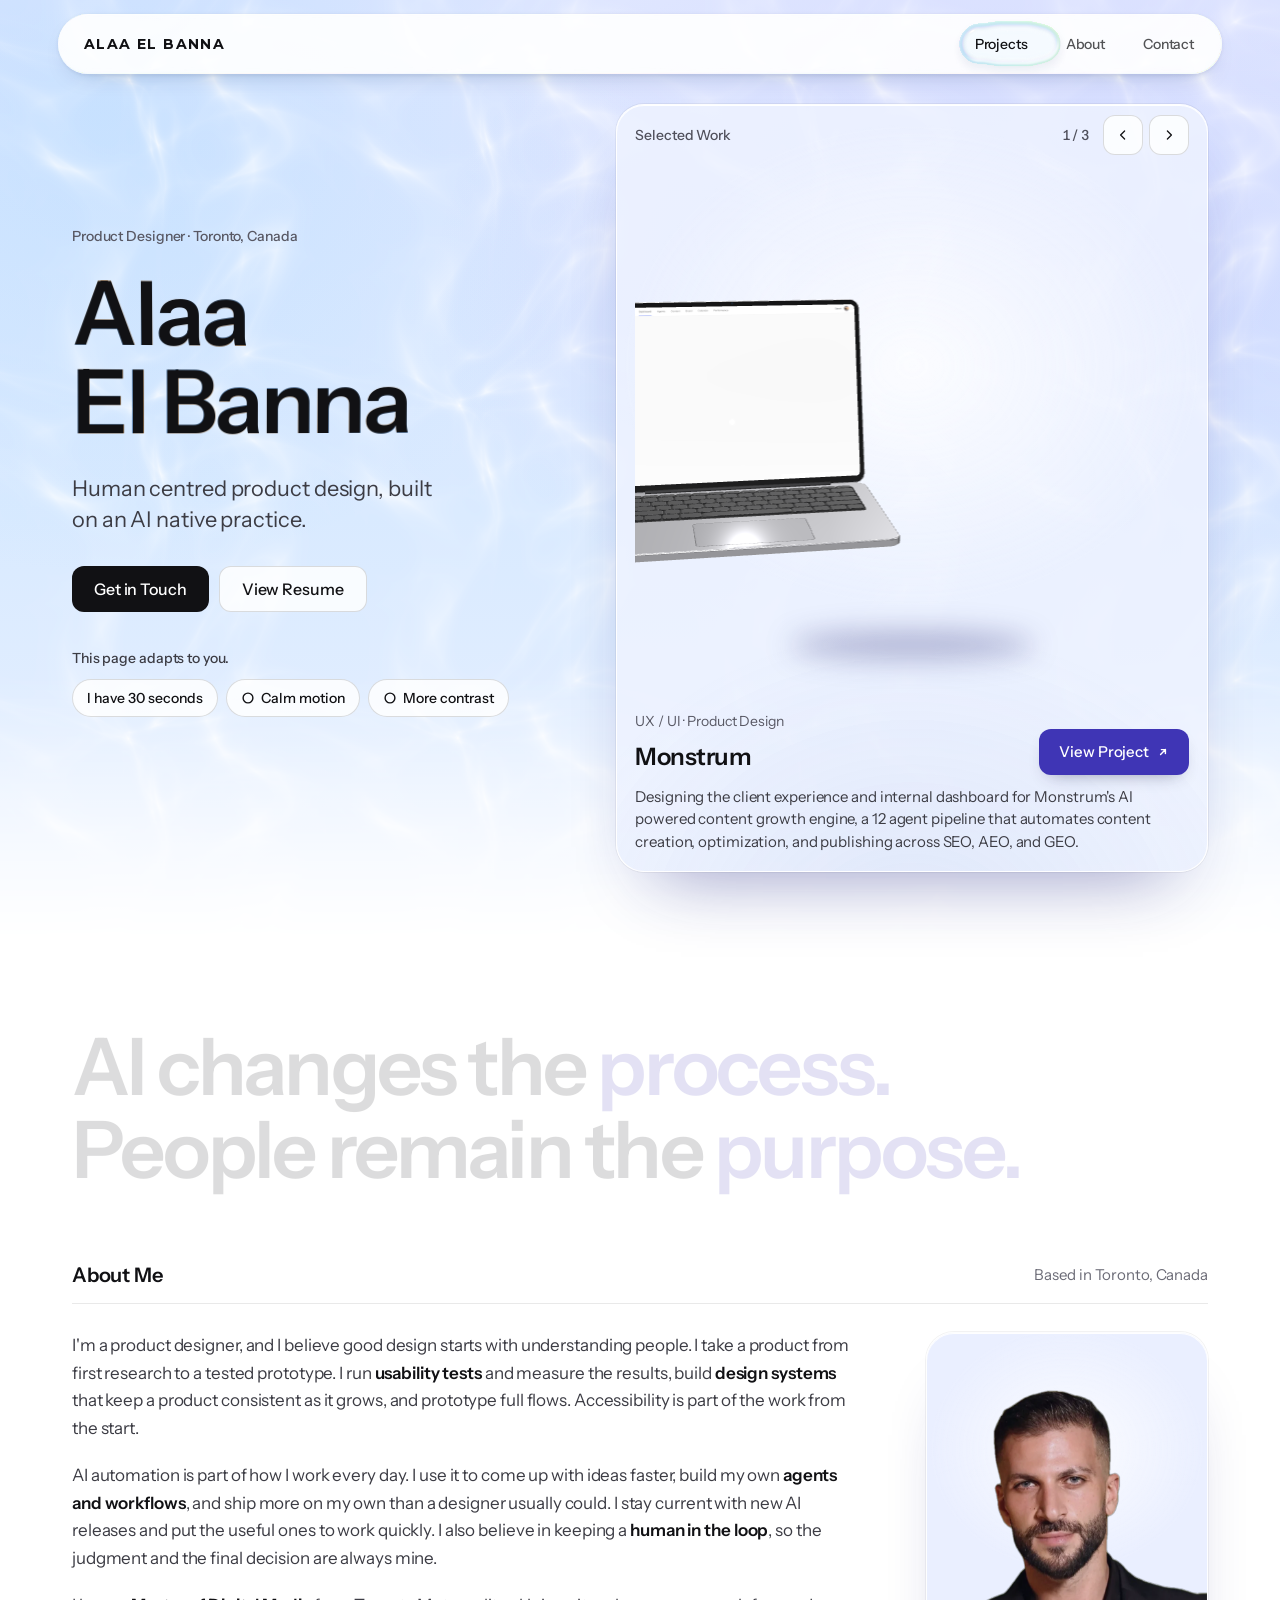
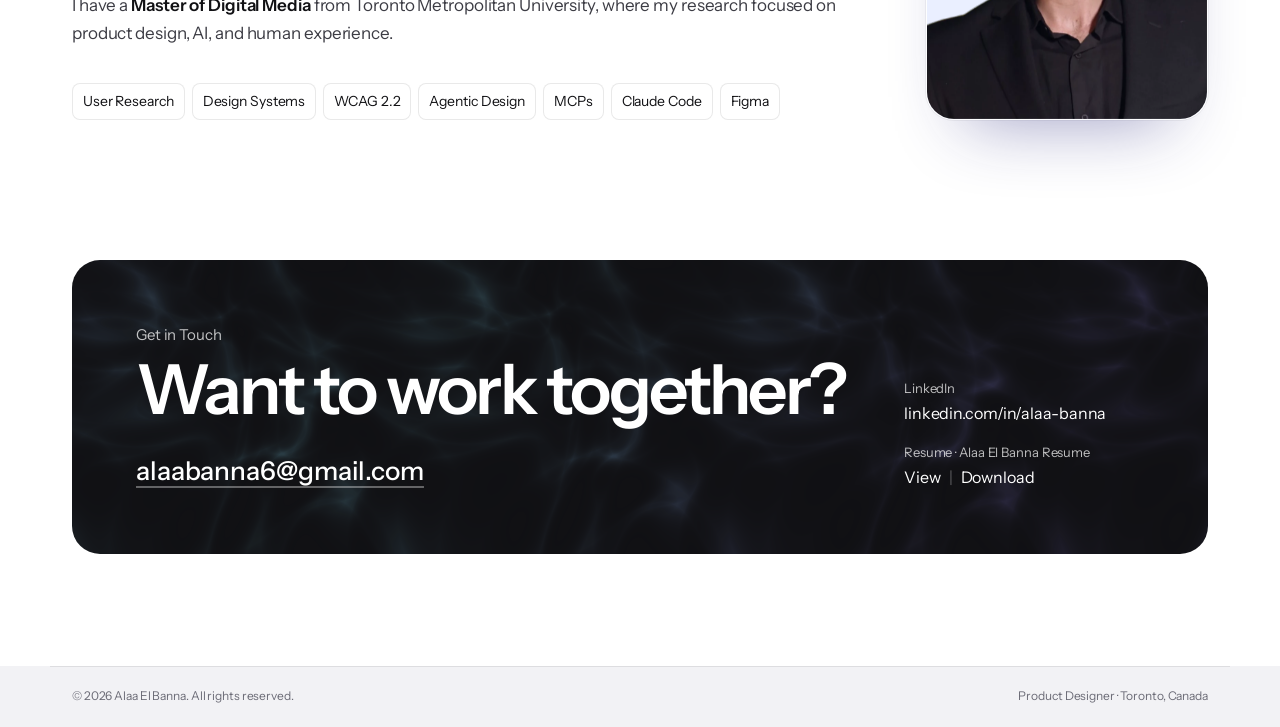
<file: index.html>
<!DOCTYPE html>
<html lang="en">
<head>
  <meta charset="UTF-8" />
  <meta name="viewport" content="width=device-width, initial-scale=1.0" />
  <title>Alaa El Banna | Product Designer</title>
  <meta name="description" content="Human centred product design, built on an AI native practice." />
  <!-- Link preview for LinkedIn, iMessage, Slack, email and other apps -->
  <meta property="og:type" content="website" />
  <meta property="og:url" content="https://alaabanna.com/" />
  <meta property="og:title" content="Alaa El Banna | Product Designer" />
  <meta property="og:description" content="Human centred product design, built on an AI native practice." />
  <meta property="og:image" content="https://alaabanna.com/img/og-image.jpg" />
  <meta property="og:image:width" content="1200" />
  <meta property="og:image:height" content="630" />
  <meta property="og:image:alt" content="Alaa El Banna, Product Designer, with the Monstrum dashboard on a laptop" />
  <meta name="twitter:card" content="summary_large_image" />
  <meta name="twitter:title" content="Alaa El Banna | Product Designer" />
  <meta name="twitter:description" content="Human centred product design, built on an AI native practice." />
  <meta name="twitter:image" content="https://alaabanna.com/img/og-image.jpg" />
  <meta name="theme-color" content="#DFE6FF" />

  <link rel="preconnect" href="https://fonts.googleapis.com" />
  <link rel="preconnect" href="https://fonts.gstatic.com" crossorigin />
  <link rel="stylesheet" href="https://fonts.googleapis.com/css2?family=Instrument+Sans:wdth,wght@75..100,400..700&display=swap" />
  <link rel="stylesheet" href="fonts.css?v=1" />
  <link rel="stylesheet" href="site.css?v=27" />
  <script defer src="liquid-nav.js?v=19"></script>
  <script>
    // Apply the visitor's saved choices (or their system's contrast setting)
    // before the first paint, so the page never flashes the wrong mode
    (function () {
      var d = document.documentElement, m = null, c = null;
      try { m = localStorage.getItem('ab-motion'); c = localStorage.getItem('ab-contrast'); } catch (e) {}
      if (m === 'calm') d.dataset.motion = 'calm';
      if (c === 'more' || (c === null && window.matchMedia && matchMedia('(prefers-contrast: more)').matches)) d.dataset.contrast = 'more';
    })();
  </script>
  <script>
    // The page stays hidden for a moment and then appears all at once, water
    // included, in one smooth fade. water.js lifts this as soon as the water is
    // drawn; the timer is a safety net so the page can never stay hidden.
    document.documentElement.classList.add('pre');
    setTimeout(function () { document.documentElement.classList.remove('pre'); }, 1500);
    // Arriving from another page of this site (or reloading): the menu bar is
    // already on screen, so it stays put and only the page under it fades in.
    try {
      if (sessionStorage.getItem('ab-in-site')) document.documentElement.classList.add('in-site');
      sessionStorage.setItem('ab-in-site', '1');
    } catch (e) {}
  </script>
  <style>
    body { transition: opacity 0.7s ease; }
    html.pre body { opacity: 0; }
    html.in-site body { opacity: 1; transition: none; }
    html.in-site body > main, html.in-site body > footer { transition: opacity 0.7s ease; }
    html.pre.in-site body > main, html.pre.in-site body > footer { opacity: 0; }
    @media (prefers-reduced-motion: reduce) { body, html.in-site body > main, html.in-site body > footer { transition: none; } }
  </style>
  <noscript><style>html.pre body { opacity: 1; }</style></noscript>
  <script defer src="water.js?v=3"></script>
  <script defer src="experience.js?v=4"></script>
  <link rel="preload" as="image" href="img/home/monstrum-bk.webp" type="image/webp" />
  <style>
    /* Keep the logo on screen across page changes (Chrome, Edge, Safari 18.2+).
       Everything else still swaps instantly, exactly like a normal navigation. */
    @view-transition { navigation: auto; }
    #logo-link { view-transition-name: site-logo; }
    ::view-transition-group(*), ::view-transition-old(*), ::view-transition-new(*) { animation: none; }
    ::view-transition-old(site-logo) { display: none; }
  </style>

  <style>
    *, *::before, *::after { box-sizing: border-box; }
    html { scroll-behavior: smooth; scroll-padding-top: 96px; }
    img { display: block; max-width: 100%; }
    h1, h2, h3, p, ul { margin: 0; }

    .btn {
      display: inline-flex;
      align-items: center;
      justify-content: center;
      min-height: 46px;
      padding: 0 22px;
      border-radius: 12px;
      font-size: 16px;
      font-weight: 500;
      text-decoration: none;
      transition: background-color 0.2s ease, border-color 0.2s ease;
    }
    .btn--primary { background: var(--ink); color: #fff; }
    .btn--primary:hover { background: #2A2A31; }

    /* ─── Hero: who I am on the left, the projects on the right ─── */
    .hero {
      display: grid;
      grid-template-columns: minmax(0, 5fr) minmax(0, 6fr);
      align-items: center;
      gap: clamp(32px, 5vw, 72px);
      min-height: 100svh;
      padding: 116px 0 32px;
    }
    .hero__name {
      font-size: clamp(52px, 6.6vw, 92px);
      line-height: 1;
      font-weight: 600;
      letter-spacing: -0.028em;
    }
    .hero__tagline {
      margin-top: 28px;
      max-width: 26ch;
      font-size: clamp(19px, 1.7vw, 22px);
      line-height: 1.4;
      color: var(--graphite);
      text-wrap: pretty;
    }
    .hero__actions { margin-top: 36px; display: flex; flex-wrap: wrap; gap: 10px; }

    /* ─── Project carousel ───
       Slides travel only inside the stage (it clips them), and the screens drift a
       little slower than their card, which gives the move some depth. */
    .showcase { position: relative; min-width: 0; }
    .showcase__stage {
      position: relative;
      overflow: hidden;
      height: clamp(320px, calc(100svh - 350px), 640px);
      border-radius: 24px;
      background:
        radial-gradient(80% 60% at 50% 110%, var(--violet-soft), transparent 70%),
        var(--cloud);
      box-shadow: inset 0 1px 0 rgba(255, 255, 255, 0.9), 0 24px 48px -30px rgba(17, 17, 40, 0.3);
      touch-action: pan-y;
      cursor: grab;
      -webkit-user-select: none;
              user-select: none;
    }
    .showcase__stage.is-grabbing,
    .showcase__stage.is-grabbing .slide { cursor: grabbing; }
    .slide {
      position: absolute;
      inset: 0;
      display: flex;
      align-items: center;
      justify-content: center;
      padding: clamp(20px, 3vw, 36px);
      color: inherit;
      text-decoration: none;
      cursor: inherit;
      -webkit-user-drag: none;
      transform: translate3d(100%, 0, 0);
      transition: transform 0.75s cubic-bezier(0.65, 0, 0.2, 1);
    }
    .slide.is-current { transform: translate3d(0, 0, 0); }
    .slide.is-before { transform: translate3d(-100%, 0, 0); }
    .slide.is-after { transform: translate3d(100%, 0, 0); }
    .slide.no-anim,
    .slide.no-anim .slide__shot { transition: none !important; }

    /* The whole image is always visible: it scales to fit inside the stage */
    .slide__shot {
      width: auto;
      height: auto;
      max-width: 100%;
      max-height: 100%;
      object-fit: contain;
      filter: drop-shadow(0 18px 30px rgba(17, 17, 40, 0.16));
      transition: transform 0.75s cubic-bezier(0.65, 0, 0.2, 1), opacity 0.6s ease;
    }
    /* Cards waiting off-stage keep their screens hidden, so nothing peeks in at rest */
    .slide.is-before .slide__shot { transform: translate3d(25%, 0, 0) scale(0.94); opacity: 0; }
    .slide.is-after .slide__shot { transform: translate3d(-25%, 0, 0) scale(0.94); opacity: 0; }

    .showcase__info { margin-top: 22px; }
    /* All three project texts share one grid cell, so this block is always as tall
       as the longest one and nothing around it moves when the project changes */
    .showcase__text { min-width: 0; display: grid; }
    .showcase__item { grid-area: 1 / 1; visibility: hidden; }
    .showcase__item.is-current { visibility: visible; }
    .showcase__meta { font-size: 14px; color: var(--steel); }
    .showcase__title { margin-top: 4px; font-size: 22px; font-weight: 600; letter-spacing: -0.02em; }
    .showcase__desc { margin-top: 10px; max-width: 62ch; font-size: 15px; line-height: 1.5; color: var(--graphite); }
    /* Header row: what this is on the left, how to move through it on the right —
       the controls sit at the top, where the eye starts, never over the work */
    .showcase__head { display: flex; align-items: center; justify-content: space-between; gap: 16px; margin-bottom: 12px; }
    .showcase__label { font-size: 14px; color: var(--steel); white-space: nowrap; }
    .showcase__nav { display: flex; align-items: center; gap: 14px; }
    .showcase__count { font-size: 14px; color: var(--steel); font-variant-numeric: tabular-nums; white-space: nowrap; }
    .showcase__item.is-rolling { animation: roll-in 0.5s cubic-bezier(0.2, 0.8, 0.2, 1); }
    @keyframes roll-in { from { transform: translateY(70%); opacity: 0; } to { transform: none; opacity: 1; } }
    /* View Project lives inside the card, bottom right. It stays put while the
       projects slide behind it and always opens the one in view. */
    .showcase__cta {
      position: absolute;
      z-index: 2;
      right: 18px;
      bottom: 18px;
      display: inline-flex;
      align-items: center;
      gap: 6px;
      min-height: 42px;
      padding: 0 14px 0 16px;
      border-radius: 10px;
      background: var(--violet);
      color: #fff;
      font-size: 15px;
      font-weight: 500;
      text-decoration: none;
      box-shadow: 0 10px 24px -10px rgba(74, 60, 255, 0.55);
      transition: background-color 0.2s ease;
      cursor: pointer;
    }
    .showcase__cta svg { width: 16px; height: 16px; }
    .showcase__cta:hover { background: var(--violet-hover); }

    .showcase__arrows { display: flex; gap: 6px; }
    .showcase__arrow {
      width: 38px;
      height: 38px;
      display: inline-flex;
      align-items: center;
      justify-content: center;
      border: 1px solid var(--hairline);
      border-radius: 10px;
      background: var(--white);
      color: var(--ink);
      cursor: pointer;
    }
    .showcase__arrow:hover { border-color: rgba(17, 17, 20, 0.22); }
    .showcase__arrow svg { width: 16px; height: 16px; }

    /* ─── Section heads ─── */
    .section-head { display: flex; flex-wrap: wrap; align-items: baseline; justify-content: space-between; gap: 12px; padding-bottom: 20px; border-bottom: 1px solid var(--hairline); margin-bottom: 40px; }
    .section-head__title { font-size: clamp(32px, 3.6vw, 44px); line-height: 1.05; font-weight: 600; }
    .section-head__label { font-size: 15px; color: var(--steel); }

    /* ─── About ─── */
    .about { padding-top: 120px; }
    .about__grid { display: grid; grid-template-columns: minmax(0, 5fr) minmax(0, 7fr); gap: 56px; }
    .about__title { font-size: clamp(34px, 4vw, 52px); line-height: 1.02; font-weight: 600; letter-spacing: -0.035em; }
    .about__text { display: grid; gap: 20px; max-width: 60ch; font-size: 18px; line-height: 1.62; color: var(--graphite); }
    .about__text strong { color: var(--ink); font-weight: 600; }
    .skills { margin-top: 36px; padding: 0; list-style: none; display: flex; flex-wrap: wrap; gap: 8px; }
    .skills li { padding: 7px 12px; border-radius: 8px; border: 1px solid var(--hairline); font-size: 14px; color: var(--ink); }

    /* ─── Contact ─── */
    .contact { margin: 140px 0 112px; }
    .contact__card {
      display: grid;
      grid-template-columns: minmax(0, 1fr) auto;
      align-items: end;
      gap: 40px;
      padding: clamp(28px, 5vw, 64px);
      border-radius: 28px;
      background: var(--ink);
      color: #fff;
    }
    .contact__label { font-size: 15px; color: rgba(255, 255, 255, 0.6); }
    .contact__title { margin-top: 10px; font-size: clamp(38px, 5.4vw, 72px); line-height: 0.98; font-weight: 600; letter-spacing: -0.04em; }
    .contact__email {
      display: inline-block;
      margin-top: 28px;
      font-size: clamp(19px, 2.2vw, 26px);
      font-weight: 500;
      color: #fff;
      text-decoration: underline;
      text-decoration-color: rgba(255, 255, 255, 0.35);
      text-underline-offset: 6px;
      overflow-wrap: anywhere;
    }
    .contact__email:hover { text-decoration-color: #fff; }
    .contact__rows { display: grid; gap: 18px; min-width: 240px; }
    .contact__row-label { font-size: 13px; color: rgba(255, 255, 255, 0.55); }
    .contact__links { margin-top: 4px; display: flex; flex-wrap: wrap; gap: 8px; font-size: 16px; }
    .contact__links a { color: #fff; text-decoration: none; }
    .contact__links a:hover { text-decoration: underline; text-underline-offset: 4px; }
    .contact__links .sep { color: rgba(255, 255, 255, 0.3); }
    .contact a:focus-visible { outline-color: #fff; }

    @media (max-width: 960px) {
      .hero { grid-template-columns: minmax(0, 1fr); min-height: 0; padding-top: 168px; gap: 56px; }
      .hero__tagline { max-width: 34ch; }
      .about__grid { grid-template-columns: 1fr; gap: 24px; }
      .contact__card { grid-template-columns: 1fr; }
    }
    @media (max-width: 767px) {
      .showcase__cta { right: 12px; bottom: 12px; min-height: 40px; font-size: 14px; }
      html { scroll-padding-top: 128px; }
      .hero { padding: 168px 0 24px; gap: 48px; }
      .showcase__stage { height: auto; aspect-ratio: 1 / 1.1; }
      .showcase__title { font-size: 19px; }
      .about { padding-top: 96px; }
      .contact { margin: 96px 0 64px; }
    }
    @media (prefers-reduced-motion: reduce) {
      .slide, .slide__shot { transition: none; }
    }
  </style>
  <link rel="stylesheet" href="elevate.css?v=3" />
  <!-- Fusion: the 3D devices from the studio version, standing on the glass card -->
  <script>
    // Fusion: the flat screenshots stay hidden from the very first paint, so they
    // never flash before the 3D device arrives (fusion.js brings them back if 3D
    // is unavailable)
    document.documentElement.classList.add('fusion-3d');
  </script>
  <link rel="stylesheet" href="fusion.css?v=29" />
  <script defer src="layers.js?v=7"></script>
  <script defer src="scene3d.js?v=14"></script>
  <script defer src="fusion.js?v=14"></script>
</head>

<body>

  <a class="skip-link" href="#home">Skip to content</a>

  <!-- ─── NAVBAR: one liquid glass bar ───────────────────────────────────── -->
  <header class="site-header">
    <nav class="liquid-nav" aria-label="Main" data-active="0">
      <!-- The bar's glass, water and drop are in the HTML so the bar is whole
           from the first frame (liquid-nav.js brings them to life) -->
      <span class="liquid-nav__glass" aria-hidden="true"></span>
      <canvas class="liquid-nav__water" aria-hidden="true"></canvas>
      <span class="liquid-nav__drop" aria-hidden="true"></span>
      <div class="site-brand">
        <!-- Logo / Name — letter swap animation matching robin-noguier.com -->
        <a href="#home" id="logo-link" class="text-sm font-700 tracking-widest uppercase text-primary select-none" style="display:inline-flex">
        <span id="ly1" style="display:inline-block"><span id="lx1" style="display:inline-block"><span id="ly2" style="display:inline-block"><span id="lr1" style="display:inline-block"><span id="lr2" style="display:inline-block">A</span></span></span></span></span><span>laa El Bann</span><span id="ry1" style="display:inline-block"><span id="rx1" style="display:inline-block"><span id="ry2" style="display:inline-block"><span id="rr1" style="display:inline-block"><span id="rr2" style="display:inline-block">a</span></span></span></span></span>
      </a>
        <script src="logo-anim.js?v=7"></script>
      </div>
      <div class="liquid-nav__links">
        <a class="liquid-nav__item" href="#projects" aria-current="location">Projects</a>
        <a class="liquid-nav__item" href="#about">About</a>
        <a class="liquid-nav__item" href="#contact">Contact</a>
      </div>
    </nav>
  </header>

  <main id="home" class="site-wrap">

    <!-- ─── HERO ───────────────────────────────────────────────────────────── -->
    <section class="hero">
      <!-- The pool. Decorative: the real heading below stays in the HTML and
           water.js only bends a copy of it under the surface -->
      <div class="water hero__water" data-water data-water-text="#hero-name" aria-hidden="true"><canvas></canvas></div>
      <div class="hero__intro">
        <p class="hero__based">Product Designer · Toronto, Canada</p>
        <h1 class="hero__name" id="hero-name">Alaa<br>El Banna</h1>
        <p class="hero__tagline">Human centred product design, built on an AI native practice.</p>
        <div class="hero__actions">
          <a href="#contact" class="btn btn--primary">Get in Touch</a>
          <a href="Alaa El Banna Resume.pdf" class="btn btn--ghost" target="_blank" rel="noopener noreferrer">View Resume</a>
        </div>

        <!-- The page adapts to the visitor (experience.js) -->
        <div class="adapt" id="adapt">
          <p class="adapt__label" id="adapt-label">This page adapts to you.</p>
          <div class="adapt__chips" role="group" aria-labelledby="adapt-label">
            <button type="button" class="chip" data-act="brief">I have 30 seconds</button>
            <button type="button" class="chip" data-act="calm" aria-pressed="false"><svg viewBox="0 0 20 20" fill="none" stroke="currentColor" stroke-width="2" stroke-linecap="round" stroke-linejoin="round" aria-hidden="true"><circle class="chip__ring" cx="10" cy="10" r="7"/><path class="chip__check" d="M4 10.5l4 4 8-9"/></svg>Calm motion</button>
            <button type="button" class="chip" data-act="contrast" aria-pressed="false"><svg viewBox="0 0 20 20" fill="none" stroke="currentColor" stroke-width="2" stroke-linecap="round" stroke-linejoin="round" aria-hidden="true"><circle class="chip__ring" cx="10" cy="10" r="7"/><path class="chip__check" d="M4 10.5l4 4 8-9"/></svg>More contrast</button>
          </div>
          <p class="adapt__status" id="adapt-status" role="status"></p>
        </div>
      </div>

      <!-- ─── PROJECTS: a carousel you move yourself ───────────────────────── -->
      <div class="showcase" id="projects" aria-roledescription="carousel" aria-label="Selected Work: Projects">
        <div class="showcase__head">
          <p class="showcase__label">Selected Work</p>
          <div class="showcase__nav">
            <p class="showcase__count" aria-hidden="true"><span class="showcase__index">1</span> / 3</p>
            <div class="showcase__arrows">
              <button type="button" class="showcase__arrow" data-dir="-1" aria-label="Previous project">
                <svg viewBox="0 0 20 20" fill="none" stroke="currentColor" stroke-width="1.6" stroke-linecap="round" stroke-linejoin="round" aria-hidden="true"><path d="M12 5l-5 5 5 5"/></svg>
              </button>
              <button type="button" class="showcase__arrow" data-dir="1" aria-label="Next project">
                <svg viewBox="0 0 20 20" fill="none" stroke="currentColor" stroke-width="1.6" stroke-linecap="round" stroke-linejoin="round" aria-hidden="true"><path d="M8 5l5 5-5 5"/></svg>
              </button>
            </div>
          </div>
        </div>
        <div class="showcase__stage">
          <a href="monstrum.html" class="slide is-current" draggable="false" aria-roledescription="slide" aria-label="1 of 3: Monstrum" data-name="Monstrum" data-meta="UX / UI · Product Design" data-desc="Designing the client experience and internal dashboard for Monstrum&#x27;s AI powered content growth engine, a 12 agent pipeline that automates content creation, optimization, and publishing across SEO, AEO, and GEO.">
            <img class="slide__shot" draggable="false" src="img/home/monstrum-bk.webp" width="1800" height="2050" alt="Monstrum dashboard screens: the content table, the main dashboard, and the step by step growth flow" fetchpriority="high" />
          </a>
          <a href="stageup.html" class="slide is-after" draggable="false" aria-roledescription="slide" aria-label="2 of 3: StageUp Mobile App" data-name="StageUp Mobile App" data-meta="UX / UI · Product Design" data-desc="A product that brings scattered learning from different platforms into one clear view of career growth." tabindex="-1" aria-hidden="true">
            <img class="slide__shot" draggable="false" src="img/home/stage-card.webp" width="1800" height="2325" alt="StageUp app screens on three phones: the welcome screen, the skill growth dashboard, and career goal setup" decoding="async" />
          </a>
          <a href="rbc.html" class="slide is-after" draggable="false" aria-roledescription="slide" aria-label="3 of 3: RBC Mobile App" data-name="RBC Mobile App" data-meta="UX / UI · Product Design" data-desc="Redesigning mobile banking for one of Canada&#x27;s largest financial institutions." tabindex="-1" aria-hidden="true">
            <img class="slide__shot" draggable="false" src="img/home/rbc-page-tight.webp" width="1800" height="2347" alt="RBC mobile app screens on three phones: sign in, accounts, and the chequing transactions list with running balance" decoding="async" />
          </a>
          <a class="showcase__cta" href="monstrum.html" aria-label="View Project: Monstrum">View Project <svg viewBox="0 0 20 20" fill="none" stroke="currentColor" stroke-width="1.8" stroke-linecap="round" stroke-linejoin="round" aria-hidden="true"><path d="M7 13l6-6M8 7h5v5"/></svg></a>
        </div>

        <div class="showcase__info">
          <div class="showcase__text" aria-live="polite">
            <div class="showcase__item is-current">
              <p class="showcase__meta">UX / UI · Product Design</p>
              <p class="showcase__title">Monstrum</p>
              <p class="showcase__desc">Designing the client experience and internal dashboard for Monstrum&#x27;s AI powered content growth engine, a 12 agent pipeline that automates content creation, optimization, and publishing across SEO, AEO, and GEO.</p>
            </div>
            <div class="showcase__item" aria-hidden="true">
              <p class="showcase__meta">UX / UI · Product Design</p>
              <p class="showcase__title">StageUp Mobile App</p>
              <p class="showcase__desc">A product that brings scattered learning from different platforms into one clear view of career growth.</p>
            </div>
            <div class="showcase__item" aria-hidden="true">
              <p class="showcase__meta">UX / UI · Product Design</p>
              <p class="showcase__title">RBC Mobile App</p>
              <p class="showcase__desc">Redesigning mobile banking for one of Canada&#x27;s largest financial institutions.</p>
            </div>
          </div>
        </div>

      </div>
    </section>


    <!-- ─── ABOUT ──────────────────────────────────────────────────────────── -->
    <!-- ─── THE PRINCIPLE: one statement, given its own room ─────────────── -->
    <section id="about" class="statement" aria-labelledby="statement-title">
      <h2 class="about__title" id="statement-title">AI changes the process. People remain the&nbsp;purpose.</h2>
    </section>

    <section class="about" aria-labelledby="about-head">
      <div class="section-head">
        <h2 class="section-head__title" id="about-head">About Me</h2>
        <p class="section-head__label">Based in Toronto, Canada</p>
      </div>
      <div class="about__grid">
        <div class="about__photo-wrap">
        <figure class="about__photo">
          <img src="img/home/alaa.webp?v=10" width="880" height="1124" alt="Alaa El Banna, wearing a black suit and shirt" loading="lazy" decoding="async" />
        </figure>
        </div>
        <div class="about__text">
          <p>I'm a product designer, and I believe good design starts with understanding people. I take a product from first research to a tested prototype. I run <strong>usability tests</strong> and measure the results, build <strong>design systems</strong> that keep a product consistent as it grows, and prototype full flows. Accessibility is part of the work from the start.</p>
          <p>AI automation is part of how I work every day. I use it to come up with ideas faster, build my own <strong>agents and workflows</strong>, and ship more on my own than a designer usually could. I stay current with new AI releases and put the useful ones to work quickly. I also believe in keeping a <strong>human in the loop</strong>, so the judgment and the final decision are always mine.</p>
          <p>I have a <strong>Master of Digital Media</strong> from Toronto Metropolitan University, where my research focused on product design, AI, and human experience.</p>
        </div>
        <ul class="skills" aria-label="Skills">
          <li>User Research</li>
          <li>Design Systems</li>
          <li>WCAG 2.2</li>
          <li>Agentic Design</li>
          <li>MCPs</li>
          <li>Claude Code</li>
          <li>Figma</li>
        </ul>
      </div>
    </section>


    <!-- ─── CONTACT ────────────────────────────────────────────────────────── -->
    <section id="contact" class="contact">
      <div class="contact__card">
        <div class="water contact__water" data-water data-water-dark aria-hidden="true"><canvas></canvas></div>
        <div>
          <p class="contact__label">Get in Touch</p>
          <h2 class="contact__title">Want to work together?</h2>
          <a class="contact__email" href="mailto:alaabanna6@gmail.com">alaabanna6@gmail.com</a>
        </div>
        <div class="contact__rows">
          <div>
            <p class="contact__row-label">LinkedIn</p>
            <p class="contact__links"><a href="https://linkedin.com/in/alaa-banna/" target="_blank" rel="noopener noreferrer">linkedin.com/in/alaa-banna</a></p>
          </div>
          <div>
            <p class="contact__row-label">Resume · Alaa El Banna Resume</p>
            <p class="contact__links">
              <a href="Alaa El Banna Resume.pdf" target="_blank" rel="noopener noreferrer">View</a>
              <span class="sep" aria-hidden="true">|</span>
              <a href="Alaa El Banna Resume.pdf" download="Alaa El Banna Resume.pdf">Download</a>
            </p>
          </div>
        </div>
      </div>
    </section>

  </main>


  <!-- ─── FOOTER ─────────────────────────────────────────────────────────── -->
  <footer class="site-footer">
    <div class="site-wrap site-footer__inner">
      <p>© 2026 Alaa El Banna. All rights reserved.</p>
      <p>Product Designer · Toronto, Canada</p>
    </div>
  </footer>

  <script>
    // Project carousel: moves only when asked — arrows, arrow keys, or a swipe.
    // Swipes follow the finger (or mouse) live, with the next project sliding in
    // alongside; a two-finger trackpad swipe works too. Everything stays inside
    // the stage, which clips it.
    (function () {
      const root = document.getElementById('projects');
      const stage = root.querySelector('.showcase__stage');
      const slides = [...root.querySelectorAll('.slide')];
      const counter = root.querySelector('.showcase__index');
      const texts = [...root.querySelectorAll('.showcase__item')];
      const cta = root.querySelector('.showcase__cta');
      const reduced = window.matchMedia('(prefers-reduced-motion: reduce)').matches;
      let index = 0;

      const wrap = i => (i + slides.length) % slides.length;
      const shotOf = s => s.querySelector('.slide__shot');

      function setState(s, state) {
        s.classList.remove('is-current', 'is-before', 'is-after');
        s.classList.add(state);
        const on = state === 'is-current';
        s.setAttribute('aria-hidden', on ? 'false' : 'true');
        s.tabIndex = on ? 0 : -1;
      }

      // Make `to` the current project (the slides are already moving there)
      function arrive(from, to, dir) {
        const hadFocus = from.contains(document.activeElement);
        setState(from, dir > 0 ? 'is-before' : 'is-after');
        setState(to, 'is-current');
        index = slides.indexOf(to);
        if (hadFocus) to.focus({ preventScroll: true });

        counter.textContent = index + 1;
        cta.href = to.getAttribute('href');
        cta.setAttribute('aria-label', 'View Project: ' + to.dataset.name);
        texts.forEach((t, n) => {
          t.classList.toggle('is-current', n === index);
          t.setAttribute('aria-hidden', n === index ? 'false' : 'true');
        });
        const shown = texts[index];
        if (!reduced) { shown.classList.remove('is-rolling'); void shown.offsetWidth; shown.classList.add('is-rolling'); }
      }

      function goTo(target, dir) {
        target = wrap(target);
        if (target === index) return;
        const from = slides[index], to = slides[target];
        // Put the incoming card on the side it enters from, without animating that jump
        to.classList.add('no-anim');
        setState(to, dir > 0 ? 'is-after' : 'is-before');
        void to.offsetWidth;
        to.classList.remove('no-anim');
        arrive(from, to, dir);
      }

      root.querySelectorAll('.showcase__arrow').forEach(b =>
        b.addEventListener('click', () => goTo(index + +b.dataset.dir, +b.dataset.dir)));
      root.addEventListener('keydown', e => {
        if (e.key === 'ArrowRight') { e.preventDefault(); goTo(index + 1, 1); }
        if (e.key === 'ArrowLeft') { e.preventDefault(); goTo(index - 1, -1); }
      });

      // ---- Drag to swipe (touch, pen and mouse) ----
      const DRAG_START = 6;   // px before a press counts as a drag rather than a click
      const COMMIT = 0.18;    // share of the stage width that completes a swipe
      const FLICK = 0.45;     // px per ms: a quick flick completes it on its own
      let drag = null, suppressClick = false;

      function clearInline(s) {
        s.style.transform = '';
        shotOf(s).style.transform = '';
        shotOf(s).style.opacity = '';
      }

      function follow(dx) {
        const w = stage.clientWidth;
        const dir = dx < 0 ? 1 : -1;
        const from = slides[index], to = slides[wrap(index + dir)];
        if (drag.to && drag.to !== to) { clearInline(drag.to); drag.to.classList.remove('no-anim'); }
        drag.to = to;
        drag.dir = dir;
        from.style.transform = 'translate3d(' + dx + 'px, 0, 0)';
        to.classList.add('no-anim');
        to.style.transform = 'translate3d(' + ((dir > 0 ? w : -w) + dx) + 'px, 0, 0)';
        shotOf(to).style.transform = 'none';
        shotOf(to).style.opacity = Math.min(1, Math.abs(dx) / (w * 0.4));
      }

      function settle(commit) {
        const from = slides[index], to = drag.to, dir = drag.dir;
        stage.classList.remove('is-grabbing');
        if (!to) { from.classList.remove('no-anim'); clearInline(from); return; }
        // Re-enable transitions, then let go: each card glides on from where it was dropped
        from.classList.remove('no-anim');
        to.classList.remove('no-anim');
        void stage.offsetWidth;
        clearInline(from);
        clearInline(to);
        if (commit) arrive(from, to, dir);
        else setState(to, dir > 0 ? 'is-after' : 'is-before');
      }

      stage.addEventListener('pointerdown', e => {
        if (e.button !== 0) return;
        suppressClick = false;
        drag = { x0: e.clientX, y0: e.clientY, active: false, to: null, dir: 0, lastX: e.clientX, lastT: e.timeStamp, v: 0 };
      });
      stage.addEventListener('pointermove', e => {
        if (!drag) return;
        const dx = e.clientX - drag.x0, dy = e.clientY - drag.y0;
        if (!drag.active) {
          if (Math.abs(dx) < DRAG_START && Math.abs(dy) < DRAG_START) return;
          if (Math.abs(dy) > Math.abs(dx)) { drag = null; return; } // vertical: let the page scroll
          drag.active = true;
          try { stage.setPointerCapture(e.pointerId); } catch (_) { /* pointer already gone */ }
          stage.classList.add('is-grabbing');
          slides[index].classList.add('no-anim');
        }
        const dt = Math.max(1, e.timeStamp - drag.lastT);
        drag.v = (e.clientX - drag.lastX) / dt;
        drag.lastX = e.clientX;
        drag.lastT = e.timeStamp;
        follow(dx);
      });
      function release(e) {
        if (!drag) return;
        if (drag.active) {
          const dx = e.clientX - drag.x0;
          const far = Math.abs(dx) > stage.clientWidth * COMMIT;
          const flick = Math.abs(drag.v) > FLICK && Math.sign(drag.v) === Math.sign(dx);
          suppressClick = true;
          settle(e.type === 'pointerup' && (far || flick));
        }
        drag = null;
      }
      stage.addEventListener('pointerup', release);
      stage.addEventListener('pointercancel', release);
      // A drag should never also open the project underneath it
      stage.addEventListener('click', e => {
        if (suppressClick) { e.preventDefault(); e.stopPropagation(); suppressClick = false; }
      }, true);

      // ---- Two-finger trackpad swipe ----
      let wheelSum = 0, wheelArmed = true, wheelQuiet = null;
      stage.addEventListener('wheel', e => {
        if (Math.abs(e.deltaX) <= Math.abs(e.deltaY)) return; // vertical: let the page scroll
        e.preventDefault();
        clearTimeout(wheelQuiet);
        // one swipe = one project: wait for the gesture's momentum to die down
        wheelQuiet = setTimeout(() => { wheelArmed = true; wheelSum = 0; }, 180);
        if (!wheelArmed) return;
        wheelSum += e.deltaX;
        if (Math.abs(wheelSum) > 40) {
          wheelArmed = false;
          const dir = wheelSum > 0 ? 1 : -1;
          goTo(index + dir, dir);
        }
      }, { passive: false });
    })();
  </script>

</body>
</html>
</file>
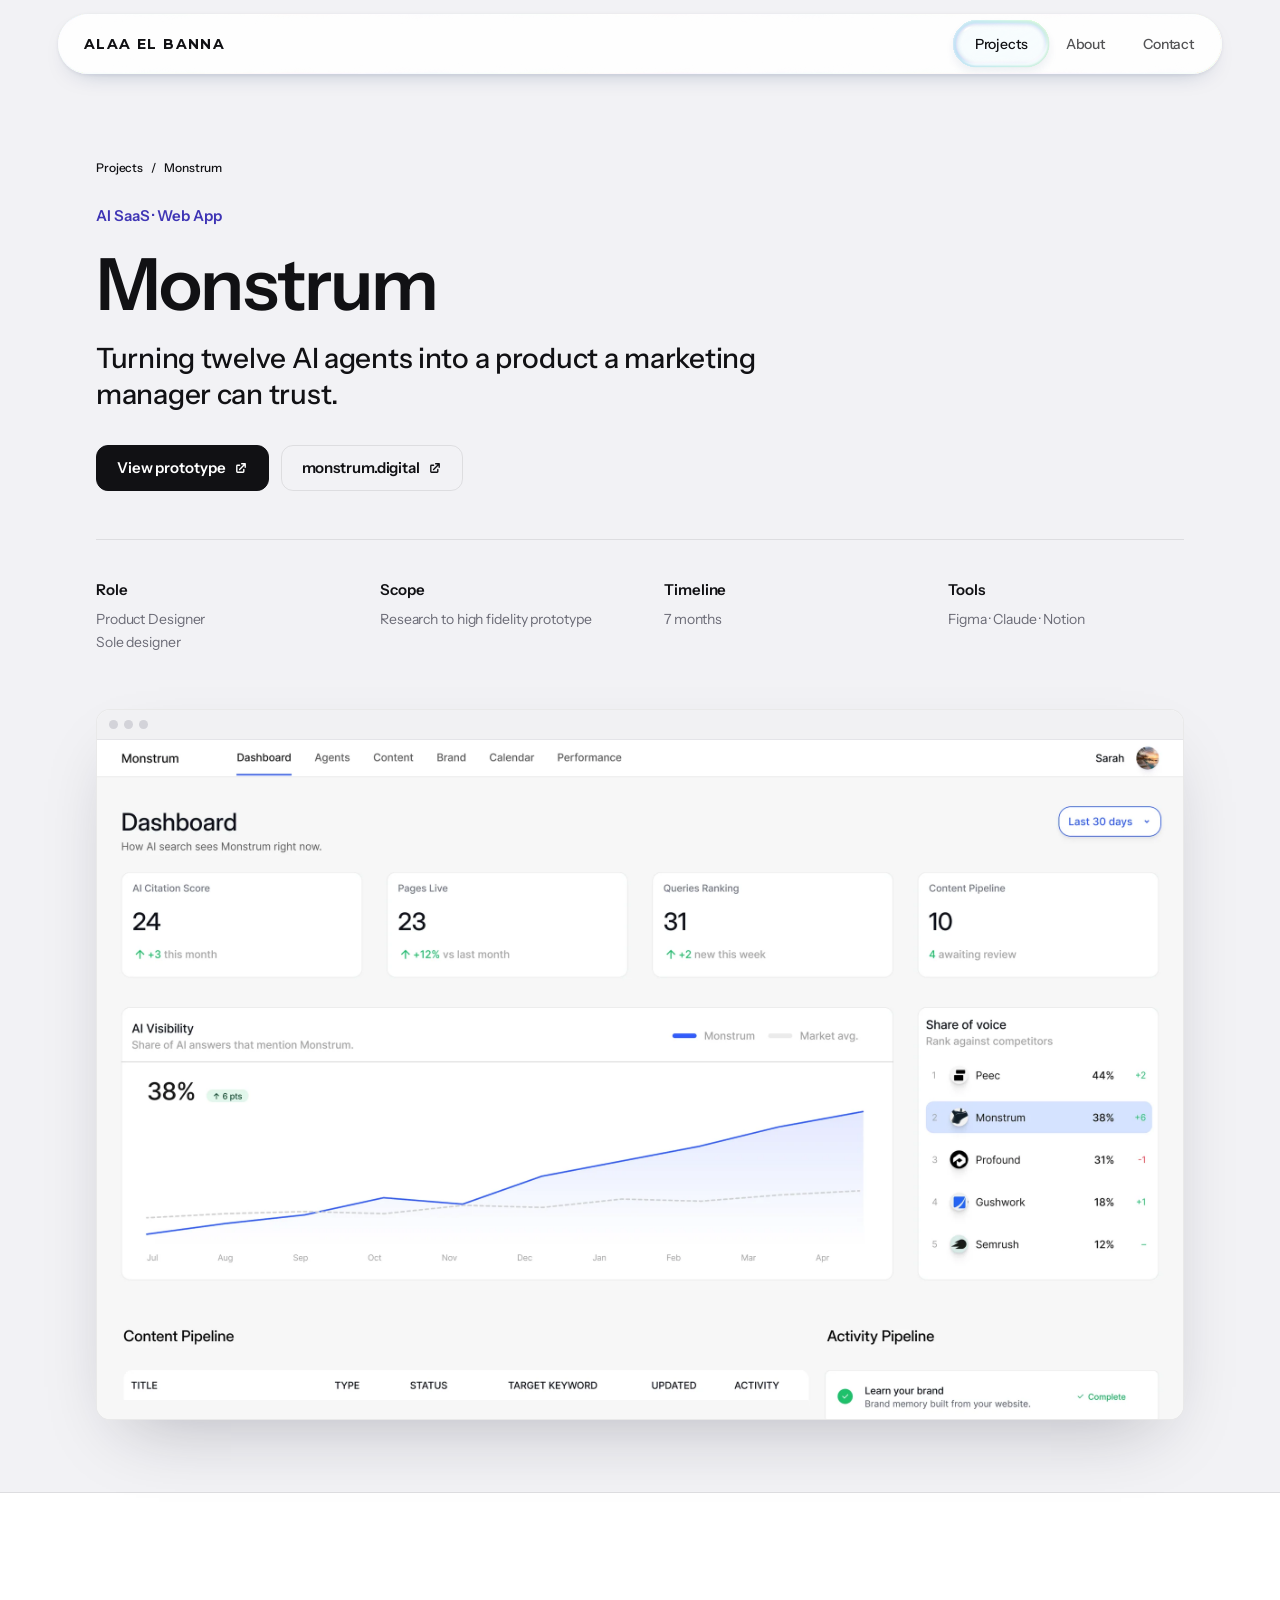
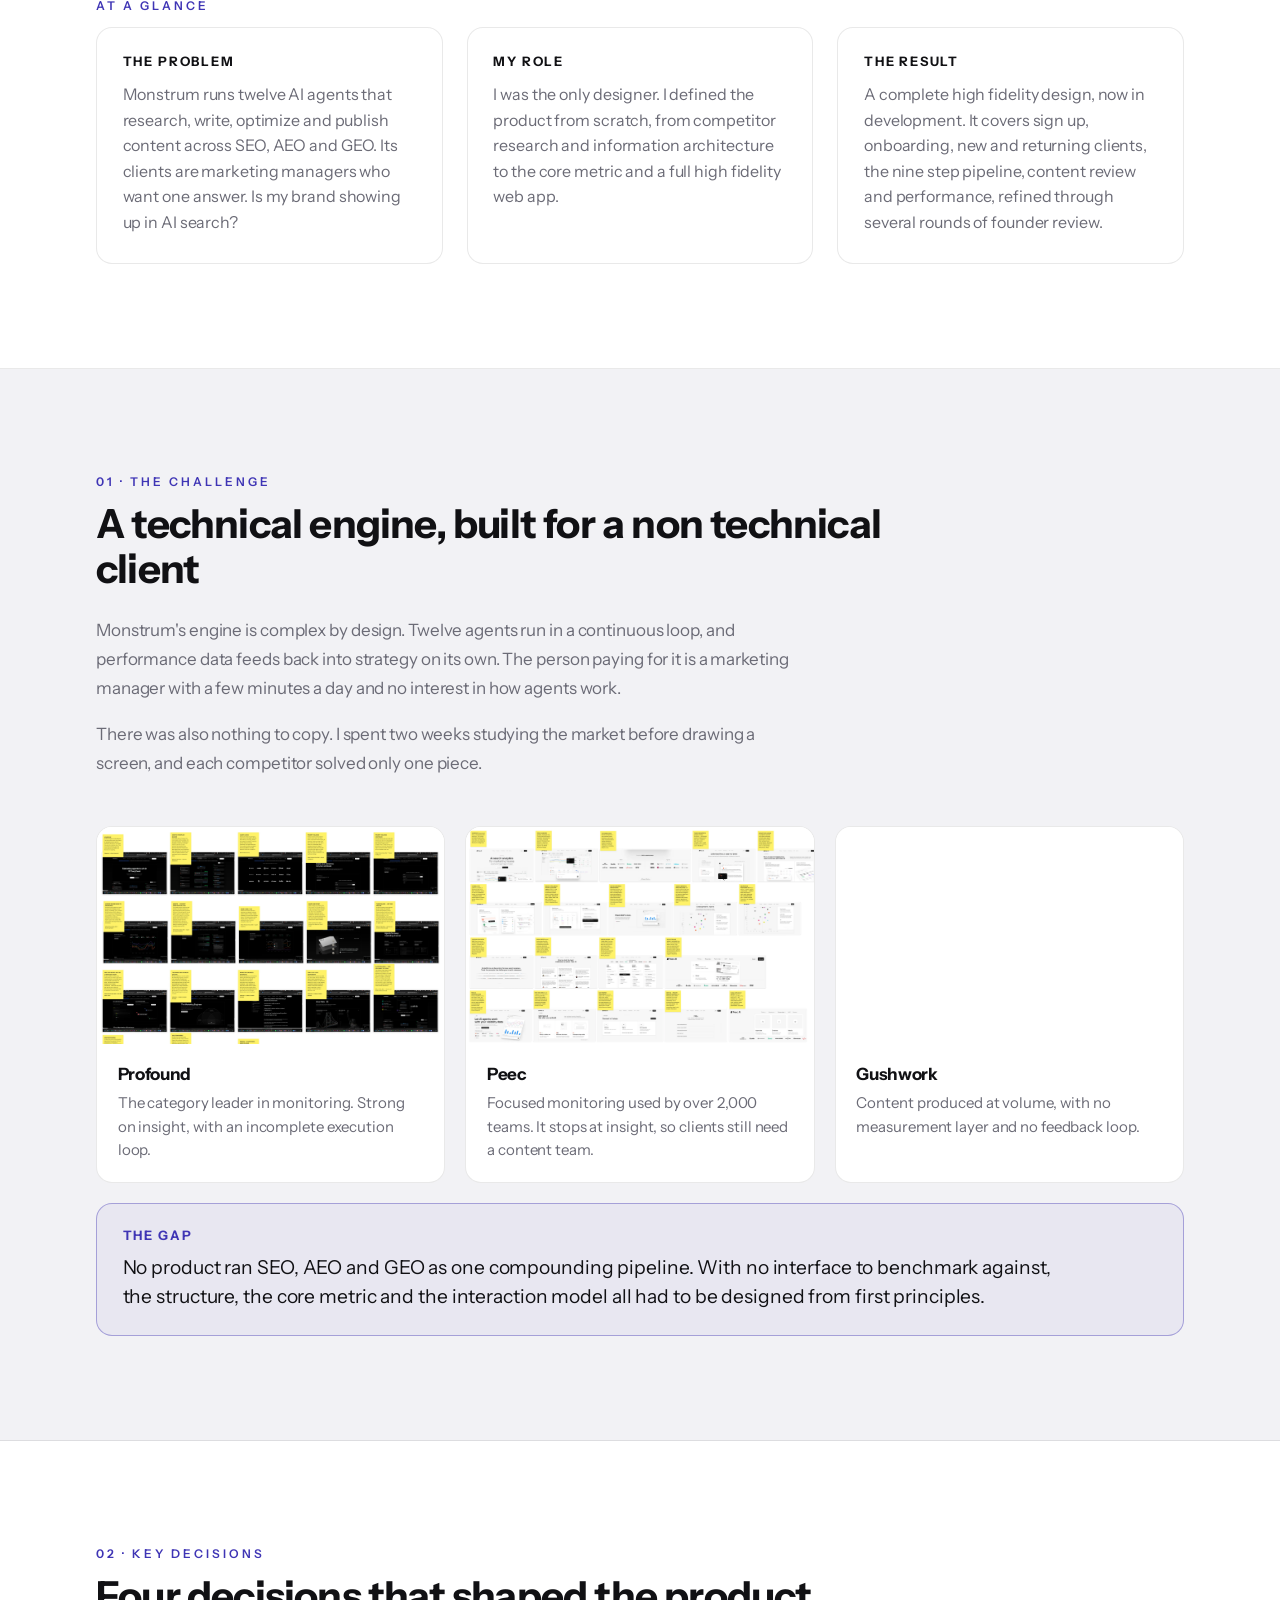
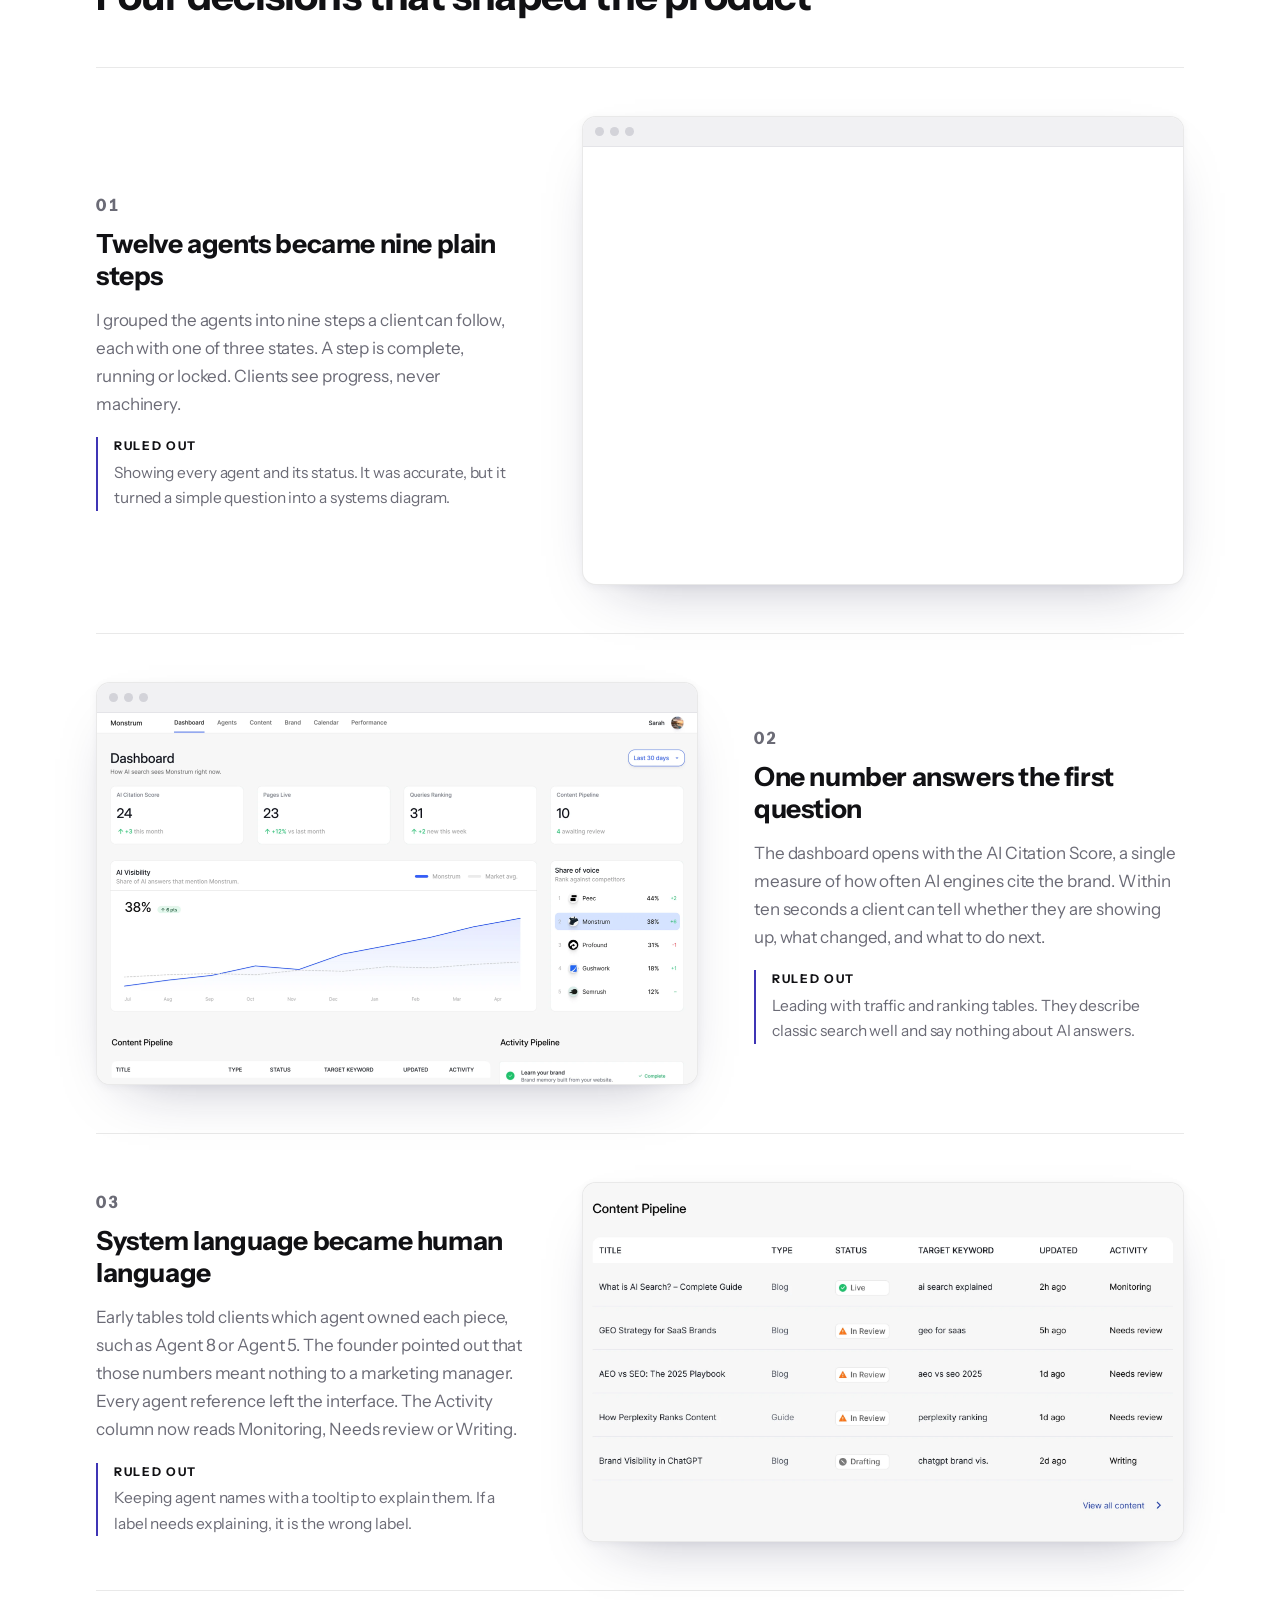
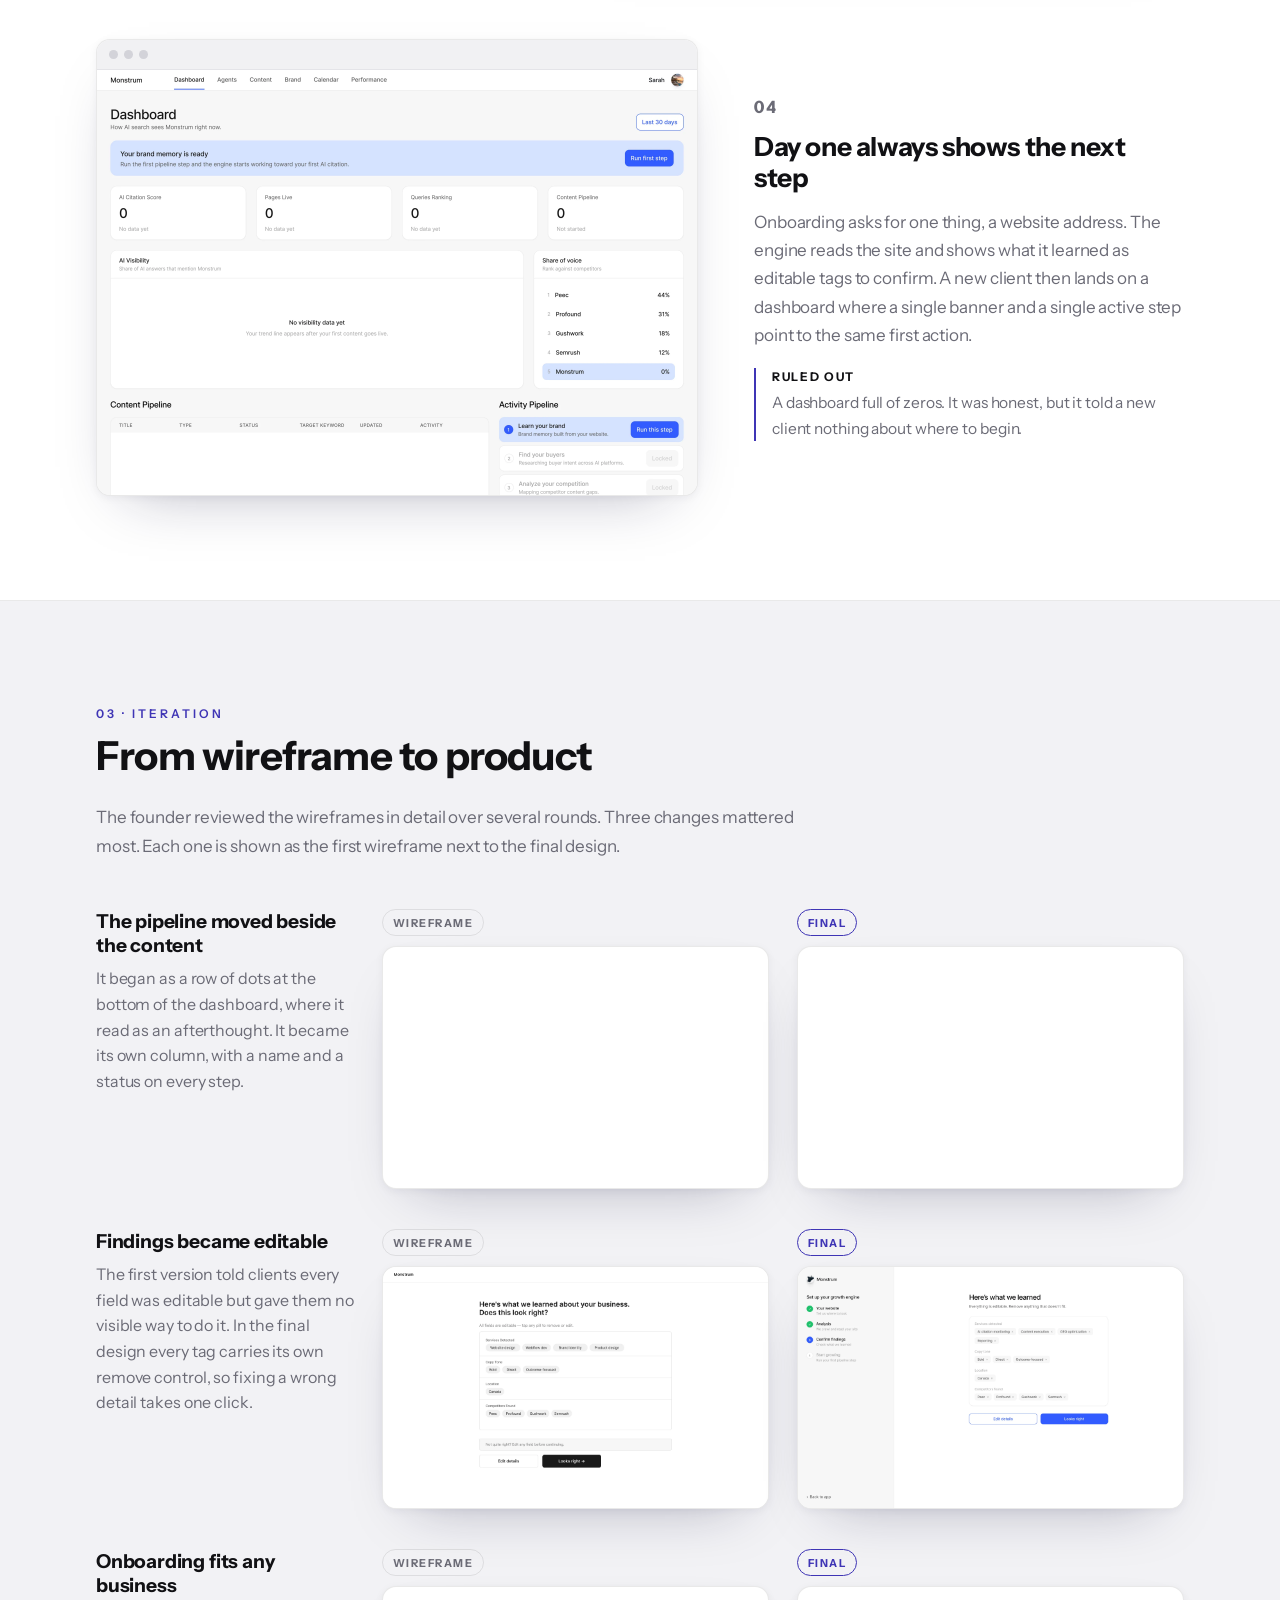
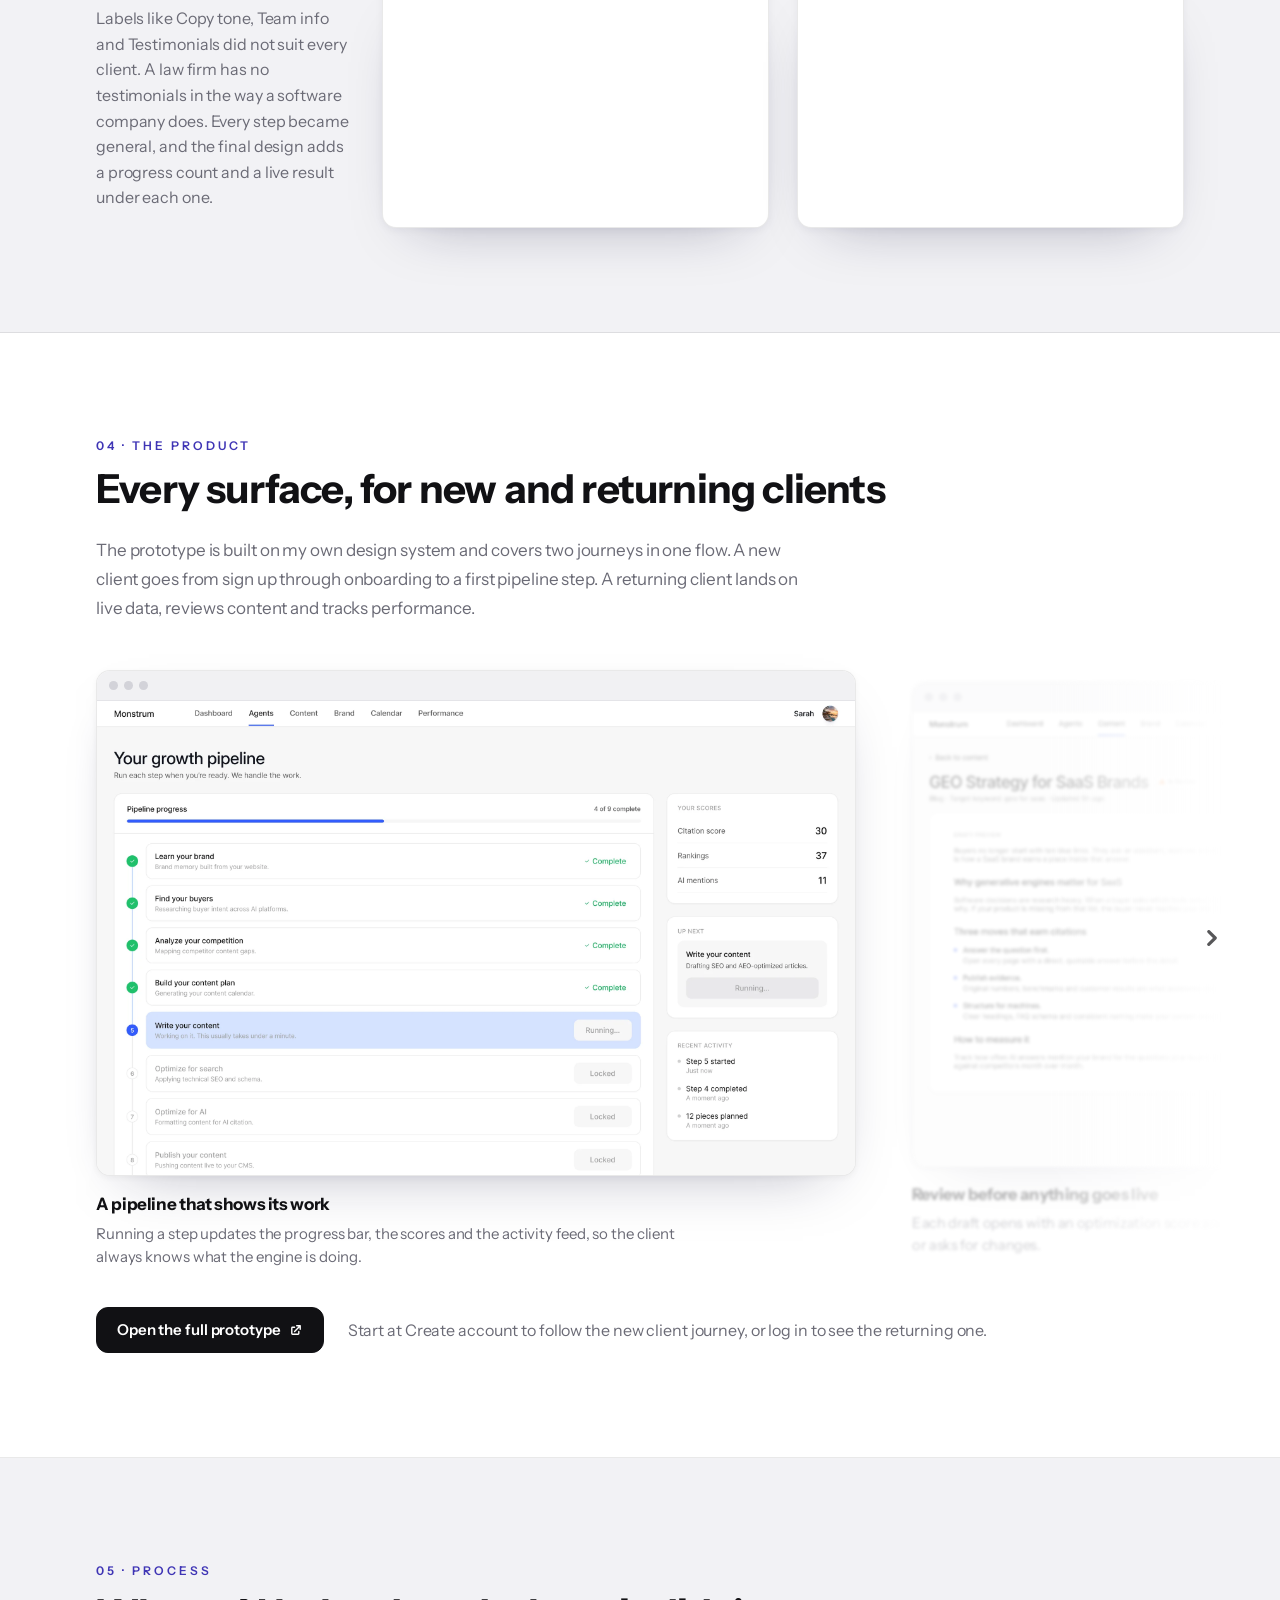
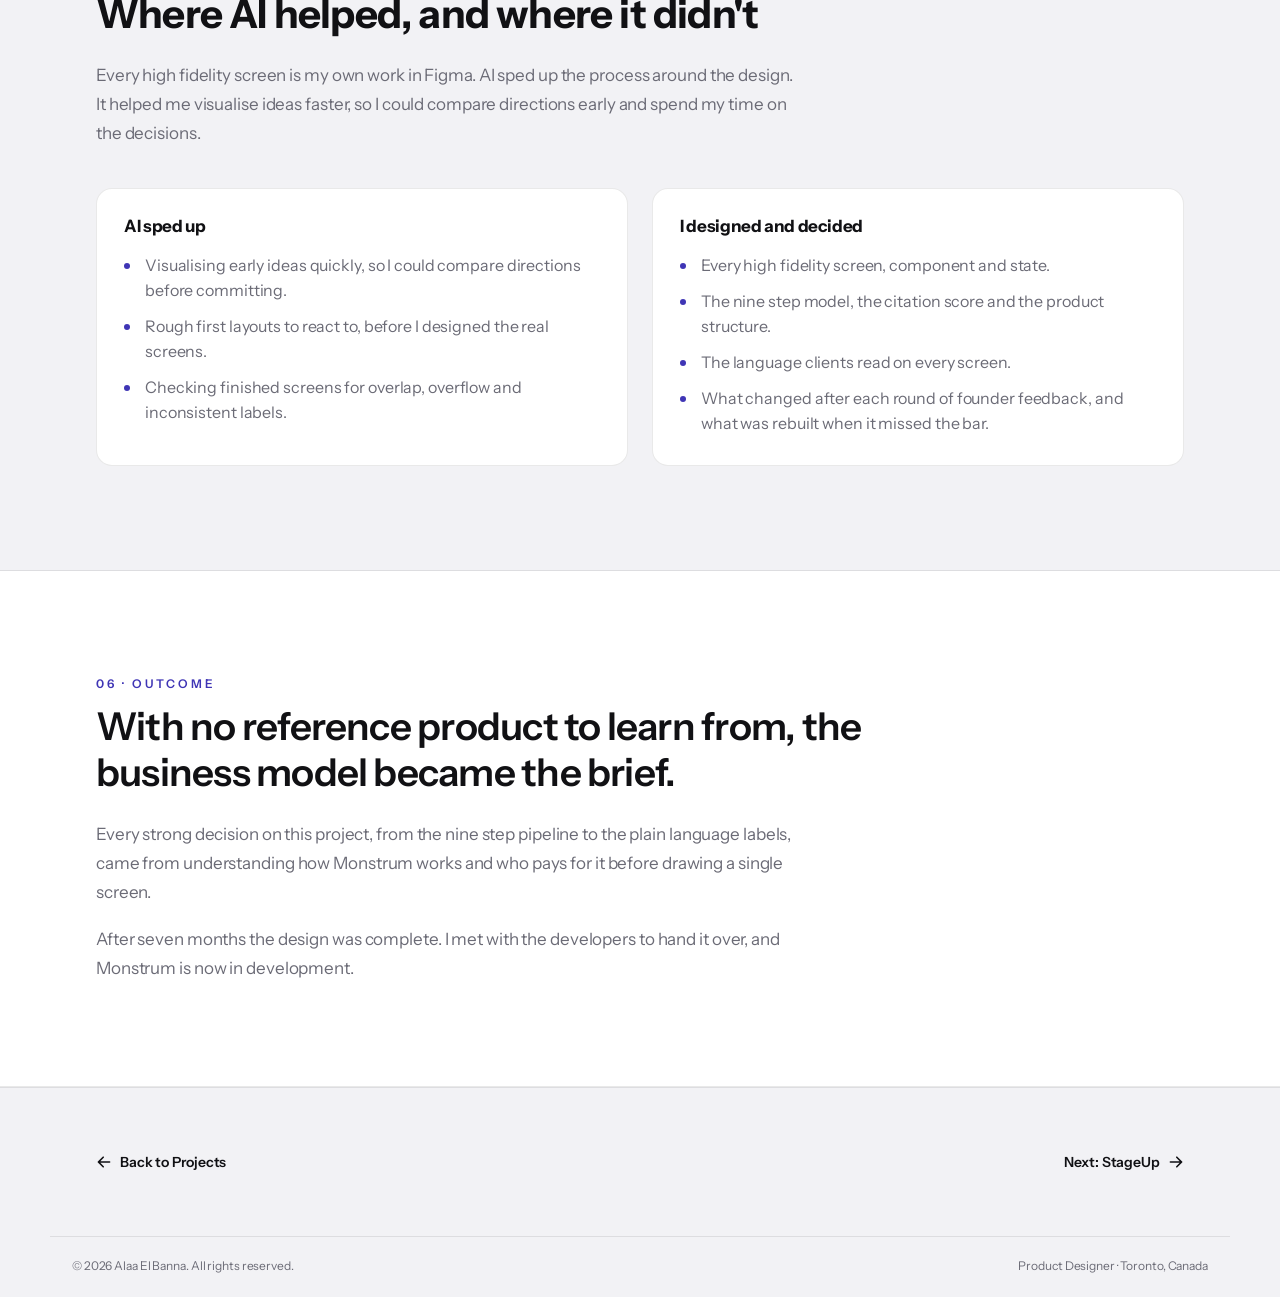
<file: monstrum.html>
<!DOCTYPE html>
<html lang="en" class="scroll-smooth">
<head>
  <meta charset="UTF-8" />
  <meta name="viewport" content="width=device-width, initial-scale=1.0" />
  <title>Monstrum | Alaa El Banna</title>
  <meta name="description" content="Turning twelve AI agents into a product a marketing manager can trust. A product design case study by Alaa El Banna." />


  <link rel="preconnect" href="https://fonts.googleapis.com" />
  <link rel="preconnect" href="https://fonts.gstatic.com" crossorigin />
  <link rel="stylesheet" href="https://fonts.googleapis.com/css2?family=Instrument+Sans:wdth,wght@75..100,400..700&display=swap" />
  <link rel="stylesheet" href="fonts.css?v=1" />
  <link rel="stylesheet" href="tailwind.css?v=4" />
  <link rel="stylesheet" href="site.css?v=27" />
  <script defer src="liquid-nav.js?v=19"></script>
  <meta name="theme-color" content="#FBFBFD" />
  <style>
    /* Keep the logo on screen across page changes (Chrome, Edge, Safari 18.2+).
       Everything else still swaps instantly, exactly like a normal navigation. */
    @view-transition { navigation: auto; }
    #logo-link { view-transition-name: site-logo; }
    ::view-transition-group(*), ::view-transition-old(*), ::view-transition-new(*) { animation: none; }
    ::view-transition-old(site-logo) { display: none; }
  </style>

  <style>
    :root { --accent: #DC2626; }
    :root[data-theme="dark"] { --accent: #F87171; }

    .reveal { opacity:0; transform:translateY(20px); transition:opacity .6s ease,transform .6s ease; }
    .reveal.visible { opacity:1; transform:translateY(0); }
    .nav-link { position:relative; }
    .nav-link::after { content:''; position:absolute; bottom:-2px; left:0; width:0; height:1px; background:currentColor; transition:width .25s ease; }
    .nav-link:hover::after { width:100%; }

    /* Placeholder image block */
    .img-placeholder {
      width: 100%;
      background: color-mix(in oklab, var(--surface-alt) 80%, var(--border));
      border: 1.5px dashed var(--border);
      border-radius: 16px;
      display: flex;
      flex-direction: column;
      align-items: center;
      justify-content: center;
      gap: 8px;
      color: var(--secondary);
      font-size: 0.75rem;
      font-weight: 600;
      letter-spacing: 0.1em;
      text-transform: uppercase;
    }
    .img-placeholder svg { opacity: 0.3; }

    /* Feedback item — card style with red border */
    .feedback-item {
      background: var(--surface-alt);
      border: 1px solid color-mix(in oklab, var(--accent) 45%, transparent);
      border-radius: 16px;
      padding: 1.5rem 1.75rem;
    }

    /* Competitor card */
    .competitor-card { border: 1px solid var(--border); border-radius: 16px; overflow: hidden; flex: none; width: 320px; }
    @media (min-width: 640px) { .competitor-card { width: 380px; } }

    /* Horizontal scroll strip */
    .h-scroll { display: flex; gap: 1.5rem; overflow-x: auto; padding-bottom: 1rem; scroll-snap-type: x mandatory; -webkit-overflow-scrolling: touch; scrollbar-width: none; }
    .h-scroll::-webkit-scrollbar { display: none; }
    .h-scroll > * { scroll-snap-align: start; }

    /* Screen card in h-scroll */
    .screen-card { flex: none; width: 280px; display: flex; flex-direction: column; }
    @media (min-width: 640px) { .screen-card { width: 340px; } }
    .screen-card .card-text { height: 7.5rem; overflow: hidden; margin-bottom: 1rem; }

    /* ── Case study layout (rebuilt Nov 2026) ───────────────────────────── */
    .cs-wrap { max-width: 72rem; margin: 0 auto; padding: 0 1.5rem; }
    @media (min-width: 1024px) { .cs-wrap { padding: 0 2rem; } }
    .cs-sec { padding: 4.5rem 0; border-bottom: 1px solid var(--border); }
    @media (min-width: 768px) { .cs-sec { padding: 6.5rem 0; } }
    .cs-sec--alt { background: var(--surface-alt); }
    .cs-eyebrow { font-size: .75rem; font-weight: 600; letter-spacing: .25em; text-transform: uppercase; color: var(--accent); margin-bottom: .75rem; }
    .cs-h2 { font-size: clamp(1.75rem, 3.4vw, 2.5rem); font-weight: 700; letter-spacing: -.02em; line-height: 1.12; max-width: 20em; margin-bottom: 1.5rem; }
    .cs-p { font-size: 1.0625rem; line-height: 1.7; color: var(--secondary); max-width: 44rem; }
    .cs-p + .cs-p { margin-top: 1.1rem; }
    .cs-head { margin-bottom: 3rem; }

    /* hero additions */
    .cs-hero-line { font-size: clamp(1.25rem, 2.3vw, 1.75rem); line-height: 1.3; font-weight: 500; letter-spacing: -.01em; max-width: 26em; margin-top: 1.25rem; color: var(--primary); }
    .cs-actions { display: flex; flex-wrap: wrap; gap: .75rem; margin-top: 2rem; }
    .cs-btn { display: inline-flex; align-items: center; gap: .5rem; min-height: 46px; padding: 0 1.25rem; border-radius: 12px; font-size: .9375rem; font-weight: 600; border: 1px solid var(--primary); background: var(--primary); color: var(--surface, #fff); transition: transform .2s ease, opacity .2s ease; }
    .cs-btn:hover { transform: translateY(-1px); opacity: .92; }
    .cs-btn--ghost { background: transparent; color: var(--primary); border-color: var(--border); }
    .cs-btn:focus-visible { outline: 2px solid var(--accent); outline-offset: 3px; }

    /* screens */
    .cs-shot { margin: 0; border-radius: 14px; overflow: hidden; border: 1px solid var(--border); background: #fff; box-shadow: 0 24px 60px -32px rgba(20, 20, 60, .35), 0 2px 8px rgba(20, 20, 60, .05); }
    .cs-shot img { display: block; width: 100%; height: auto; }
    .cs-bar { display: flex; gap: 6px; align-items: center; height: 30px; padding: 0 12px; background: #F1F1F3; border-bottom: 1px solid #E4E4E8; }
    .cs-bar i { width: 9px; height: 9px; border-radius: 50%; background: #D3D3D9; display: block; }
    .cs-hero-band { background: var(--surface-alt); padding: 3.5rem 1.5rem 4.5rem; border-bottom: 1px solid var(--border); }
    .cs-hero-band .cs-shot { max-width: min(68rem, calc((100svh - 11.5rem) * 1.55)); margin: 0 auto; box-shadow: 0 30px 70px -28px rgba(20,20,40,.28); }

    /* at a glance */
    .cs-glance { display: grid; gap: 1.25rem; }
    @media (min-width: 860px) { .cs-glance { grid-template-columns: repeat(3, 1fr); gap: 1.5rem; } }
    .cs-glance > div { padding: 1.5rem 1.6rem 1.7rem; border: 1px solid var(--border); border-radius: 16px; background: var(--surface, #fff); }
    .cs-glance h3 { font-size: .8125rem; font-weight: 700; letter-spacing: .14em; text-transform: uppercase; margin-bottom: .7rem; }
    .cs-glance p { font-size: 1rem; line-height: 1.6; color: var(--secondary); }

    /* competitors */
    .cs-comp { display: grid; gap: 1.25rem; margin-top: 3rem; }
    @media (min-width: 860px) { .cs-comp { grid-template-columns: repeat(3, 1fr); } }
    .cs-comp figure { margin: 0; border: 1px solid var(--border); border-radius: 16px; overflow: hidden; background: var(--surface, #fff); }
    .cs-comp img { display: block; width: 100%; aspect-ratio: 16 / 10; object-fit: cover; object-position: left top; background: #fff; }
    .cs-comp figcaption { padding: 1.1rem 1.3rem 1.3rem; }
    .cs-comp h3 { font-size: 1.0625rem; font-weight: 700; margin-bottom: .3rem; }
    .cs-comp p { font-size: .9375rem; line-height: 1.55; color: var(--secondary); }
    .cs-gap { margin-top: 1.25rem; padding: 1.4rem 1.6rem; border-radius: 16px; border: 1px solid color-mix(in oklab, var(--accent) 40%, transparent); background: color-mix(in oklab, var(--accent) 5%, transparent); }
    .cs-gap strong { display: block; font-size: .8125rem; letter-spacing: .14em; text-transform: uppercase; color: var(--accent); margin-bottom: .45rem; }
    .cs-gap p { font-size: clamp(1.0625rem, 1.5vw, 1.25rem); line-height: 1.55; color: var(--primary); text-wrap: balance; }

    /* decisions */
    .cs-dec { display: grid; gap: 2rem; align-items: center; padding: 3rem 0; border-top: 1px solid var(--border); }
    .cs-dec:first-of-type { border-top: 0; padding-top: 0; }
    .cs-dec:last-of-type { padding-bottom: 0; }
    @media (min-width: 960px) { .cs-dec { grid-template-columns: minmax(0, 5fr) minmax(0, 7fr); gap: 3.5rem; } .cs-dec--flip { grid-template-columns: minmax(0, 7fr) minmax(0, 5fr); } .cs-dec--flip .cs-dec__text { order: 2; } .cs-dec--wide { grid-template-columns: minmax(0, 1fr); gap: 2.25rem; } .cs-dec--wide .cs-dec__text { max-width: 44rem; } .cs-dec--wide .cs-duo { grid-template-columns: 1fr 1fr; gap: 1.5rem; align-items: start; } }
    .cs-dec__num { font-size: .8125rem; font-weight: 700; letter-spacing: .14em; color: var(--accent); margin-bottom: .6rem; font-variant-numeric: tabular-nums; }
    .cs-dec h3 { font-size: clamp(1.3rem, 2.2vw, 1.65rem); font-weight: 700; letter-spacing: -.015em; line-height: 1.2; margin-bottom: .9rem; }
    .cs-dec p { font-size: 1.0625rem; line-height: 1.65; color: var(--secondary); }
    .cs-ruled { margin-top: 1.2rem; padding-left: 1rem; border-left: 2px solid var(--accent); }
    .cs-ruled span { display: block; font-size: .75rem; font-weight: 700; letter-spacing: .14em; text-transform: uppercase; color: var(--primary); margin-bottom: .3rem; }
    .cs-ruled p { font-size: .9688rem; }
    .cs-duo { display: grid; gap: 1rem; }

    /* wireframe to final */
    .cs-evo { display: grid; gap: 2.5rem; }
    .cs-evo__row { display: grid; gap: 1.5rem; }
    @media (min-width: 960px) { .cs-evo__row { grid-template-columns: minmax(0, 3fr) minmax(0, 4.5fr) minmax(0, 4.5fr); gap: 1.75rem; align-items: start; } }
    .cs-evo h3 { font-size: 1.2rem; font-weight: 700; letter-spacing: -.01em; line-height: 1.25; margin-bottom: .6rem; }
    .cs-evo p { font-size: 1rem; line-height: 1.6; color: var(--secondary); }
    .cs-evo figure { margin: 0; }
    .cs-evo .cs-shot img { aspect-ratio: 16 / 10; object-fit: cover; object-position: left top; }
    .cs-tag { display: inline-block; font-size: .6875rem; font-weight: 700; letter-spacing: .14em; text-transform: uppercase; padding: .28rem .6rem; border-radius: 999px; border: 1px solid var(--border); color: var(--secondary); margin-bottom: .6rem; }
    .cs-tag--final { border-color: var(--accent); color: var(--accent); }

    /* gallery */
    .screen-card.cs-card { width: min(78vw, 560px); }
    .cs-carousel { --cw: min(76vw, 760px); }
    .cs-carousel { --pad: 2.5rem; --fade: 11rem; }
    @media (max-width: 1279px) { .cs-carousel { --pad: 2rem; } .cs-carousel .scroll-btn { width: 32px; } .cs-carousel .scroll-btn--prev { left: -32px; } .cs-carousel .scroll-btn--next { right: -32px; } }
    @media (max-width: 1023px) { .cs-carousel .scroll-btn { width: 24px; } .cs-carousel .scroll-btn--prev { left: -24px; } .cs-carousel .scroll-btn--next { right: -24px; } }
    @media (max-width: 1023px) { .cs-carousel { --pad: 1.25rem; --fade: 2.5rem; } }
    .cs-carousel .h-scroll { gap: 3.5rem; padding: 1rem var(--pad) 2rem; margin: -1rem calc(var(--pad) * -1) 0; scroll-padding-inline: var(--pad); }
    .cs-carousel .h-scroll { -webkit-mask-image: linear-gradient(to right, transparent 0, #000 var(--pad), #000 calc(100% - var(--fade)), transparent 100%); mask-image: linear-gradient(to right, transparent 0, #000 var(--pad), #000 calc(100% - var(--fade)), transparent 100%); }
    .cs-carousel.at-end .h-scroll { -webkit-mask-image: linear-gradient(to left, transparent 0, #000 var(--pad), #000 calc(100% - var(--fade)), transparent 100%); mask-image: linear-gradient(to left, transparent 0, #000 var(--pad), #000 calc(100% - var(--fade)), transparent 100%); }
    .cs-carousel .h-scroll > .cs-card:last-child { scroll-snap-align: end; }
    .cs-carousel .h-scroll > .cs-card { width: var(--cw); flex: none; scroll-snap-align: start; transform-origin: left center; opacity: .3; filter: blur(1.5px); transform: scale(.96); transition: opacity .35s ease, filter .35s ease, transform .35s ease; cursor: pointer; }
    .cs-carousel .h-scroll > .cs-card.is-active { opacity: 1; filter: none; transform: none; cursor: auto; }
    .cs-carousel .h-scroll > .cs-card:not(.is-active) img { pointer-events: none; }
    .cs-carousel .scroll-btn { transition: opacity .25s ease, color .2s; }
    .cs-carousel .scroll-btn.is-hidden { opacity: 0; pointer-events: none; visibility: hidden; }
    .cs-carousel .card-text p { max-width: 38rem; }
    @media (prefers-reduced-motion: reduce) { .cs-carousel .h-scroll > .cs-card { transition: none; } }
    .screen-card.cs-card .card-text { height: auto; min-height: 5.2rem; margin-bottom: 0; margin-top: 1rem; overflow: visible; }
    .cs-card h3 { font-size: 1.0625rem; font-weight: 700; margin-bottom: .3rem; }
    .cs-card p { font-size: .9375rem; line-height: 1.55; color: var(--secondary); }
    .cs-card .cs-shot img { aspect-ratio: 16 / 10; object-fit: cover; object-position: left top; }
    .cs-cta { margin-top: 0; display: flex; flex-wrap: wrap; gap: 1rem 1.5rem; align-items: center; }
    .cs-cta p { font-size: 1rem; color: var(--secondary); }

    /* AI */
    .cs-two { display: grid; gap: 1.25rem; margin-top: 2.5rem; }
    @media (min-width: 860px) { .cs-two { grid-template-columns: 1fr 1fr; gap: 1.5rem; } }
    .cs-two > div { padding: 1.6rem 1.7rem 1.8rem; border: 1px solid var(--border); border-radius: 16px; background: var(--surface, #fff); }
    .cs-two h3 { font-size: 1.0625rem; font-weight: 700; margin-bottom: .9rem; }
    .cs-two ul { list-style: none; padding: 0; margin: 0; display: grid; gap: .7rem; }
    .cs-two li { position: relative; padding-left: 1.3rem; font-size: 1rem; line-height: 1.55; color: var(--secondary); }
    .cs-two li::before { content: ""; position: absolute; left: 0; top: .6em; width: 6px; height: 6px; border-radius: 50%; background: var(--accent); }

    /* takeaway */
    .cs-quote { font-size: clamp(1.5rem, 3.2vw, 2.4rem); font-weight: 600; letter-spacing: -.02em; line-height: 1.2; max-width: 22em; }
    .cs-quote + .cs-p { margin-top: 1.5rem; }

    /* Lightbox */
    #img-lightbox { display:none; position:fixed; inset:0; z-index:9999; background:rgba(0,0,0,0.97); flex-direction:column; align-items:center; justify-content:flex-start; overflow-y:auto; cursor:zoom-out; }
    .lb-figure { display:flex; flex-direction:column; gap:14px; flex:none; }
    .lb-media { position:relative; display:flex; align-items:flex-start; }
    #img-lightbox-img { display:block; width:100%; height:auto; border-radius:12px; box-shadow:0 8px 64px rgba(0,0,0,0.6); }
    .lb-caption { width:100%; text-align:left; cursor:default; }
    .lb-cap-top { display:flex; align-items:flex-end; justify-content:space-between; gap:24px; margin-bottom:4px; }
    .lb-tag { font-size:.65rem; font-weight:600; letter-spacing:.18em; text-transform:uppercase; color:var(--accent); margin-bottom:4px; }
    .lb-title { font-size:1rem; font-weight:700; line-height:1.3; color:#FAFAFA; }
    .lb-count { flex:none; font-size:.75rem; font-weight:500; letter-spacing:.08em; color:rgba(250,250,250,.45); font-variant-numeric:tabular-nums; }
    .lb-desc { font-size:.85rem; line-height:1.5; color:rgba(250,250,250,.6); display:-webkit-box; -webkit-line-clamp:2; -webkit-box-orient:vertical; overflow:hidden; }
    .lb-nav { position:absolute; top:50%; transform:translateY(-50%); width:40px; height:40px; padding:0; background:none; border:none; color:#FAFAFA; opacity:.7; display:flex; align-items:center; justify-content:center; cursor:pointer; transition:color .2s, opacity .2s; }
    .lb-nav:hover { color:var(--accent); opacity:1; }
    .lb-nav[hidden] { display:none; }
    .lb-nav--prev { left:-56px; }
    .lb-nav--next { right:-56px; }
    .lb-close { position:fixed; top:16px; right:20px; width:40px; height:40px; padding:0; background:none; border:none; color:#FAFAFA; opacity:.7; display:flex; align-items:center; justify-content:center; cursor:pointer; transition:color .2s, opacity .2s; }
    .lb-close:hover { color:var(--accent); opacity:1; }
    @media (max-width: 767px) {
      .lb-figure { gap:12px; }
      .lb-title { font-size:.95rem; }
      .lb-desc { font-size:.8rem; }
      .lb-nav { width:28px; }
      .lb-nav--prev { left:-32px; }
      .lb-nav--next { right:-32px; }
      .lb-close { top:8px; right:8px; }
    }
    .zoomable { cursor:zoom-in !important; }

    /* Scroll wrap + arrow buttons */
    .scroll-wrap { position: relative; }
    .scroll-btn {
      position: absolute; top: 50%; transform: translateY(-50%); z-index: 10;
      width: 40px; height: 40px; padding: 0;
      background: none; border: none; color: var(--primary); opacity: .7;
      display: flex; align-items: center; justify-content: center;
      cursor: pointer; transition: color .2s, opacity .2s;
    }
    .scroll-btn:hover { color: var(--accent); opacity: 1; }
    .scroll-btn--prev { left: -48px; }
    .scroll-btn--next { right: -48px; }
    @media (max-width: 767px) {
      .scroll-btn { width: 24px; }
      .scroll-btn--prev { left: -24px; }
      .scroll-btn--next { right: -24px; }
    }
    .h-scroll { cursor: grab; user-select: none; }
    .h-scroll.is-dragging { cursor: grabbing; scroll-snap-type: none; }
  </style>
</head>

<body class="text-primary font-sans antialiased overflow-x-hidden">
  <!-- Lightbox -->
  <div id="img-lightbox" role="dialog" aria-modal="true" aria-label="Image preview">
    <button class="lb-close" aria-label="Close preview">
      <svg xmlns="http://www.w3.org/2000/svg" width="24" height="24" viewBox="0 0 24 24" fill="none" stroke="currentColor" stroke-width="2" stroke-linecap="round"><path d="M6 6l12 12M18 6L6 18"/></svg>
    </button>
    <div class="lb-figure" id="img-lightbox-figure">
      <div class="lb-media" id="img-lightbox-media">
        <button class="lb-nav lb-nav--prev" aria-label="Previous image">
          <svg xmlns="http://www.w3.org/2000/svg" width="32" height="32" viewBox="0 0 20 20" fill="currentColor"><path fill-rule="evenodd" d="M12.707 5.293a1 1 0 010 1.414L9.414 10l3.293 3.293a1 1 0 01-1.414 1.414l-4-4a1 1 0 010-1.414l4-4a1 1 0 011.414 0z" clip-rule="evenodd"/></svg>
        </button>
        <img id="img-lightbox-img" alt="" />
        <button class="lb-nav lb-nav--next" aria-label="Next image">
          <svg xmlns="http://www.w3.org/2000/svg" width="32" height="32" viewBox="0 0 20 20" fill="currentColor"><path fill-rule="evenodd" d="M7.293 14.707a1 1 0 010-1.414L10.586 10 7.293 6.707a1 1 0 011.414-1.414l4 4a1 1 0 010 1.414l-4 4a1 1 0 01-1.414 0z" clip-rule="evenodd"/></svg>
        </button>
      </div>
      <div class="lb-caption" id="img-lightbox-caption"></div>
    </div>
  </div>


  <!-- ─── NAVBAR ─────────────────────────────────────────────────────────── -->
  <header class="site-header">
    <nav class="liquid-nav" aria-label="Main" data-active="0">
      <!-- The bar's glass, water and drop are in the HTML so the bar is whole
           from the first frame (liquid-nav.js brings them to life) -->
      <span class="liquid-nav__glass" aria-hidden="true"></span>
      <canvas class="liquid-nav__water" aria-hidden="true"></canvas>
      <span class="liquid-nav__drop" aria-hidden="true"></span>
      <div class="site-brand">
        <a href="index.html" id="logo-link" class="text-sm font-700 tracking-widest uppercase text-primary select-none" style="display:inline-flex"><span id="ly1" style="display:inline-block"><span id="lx1" style="display:inline-block"><span id="ly2" style="display:inline-block"><span id="lr1" style="display:inline-block"><span id="lr2" style="display:inline-block">A</span></span></span></span></span><span>laa El Bann</span><span id="ry1" style="display:inline-block"><span id="rx1" style="display:inline-block"><span id="ry2" style="display:inline-block"><span id="rr1" style="display:inline-block"><span id="rr2" style="display:inline-block">a</span></span></span></span></span></a>
        <script src="logo-anim.js?v=7"></script>
      </div>
      <div class="liquid-nav__links">
        <a class="liquid-nav__item" href="index.html#projects" aria-current="location">Projects</a>
        <a class="liquid-nav__item" href="index.html#about">About</a>
        <a class="liquid-nav__item" href="index.html#contact">Contact</a>
      </div>
    </nav>
  </header>

  <main id="main">


  <!-- ─── HERO ───────────────────────────────────────────────────────────── -->
  <section class="relative pt-32 pb-12 md:pt-40 md:pb-14 bg-surface-alt overflow-hidden">
    <div class="max-w-6xl mx-auto px-6 lg:px-8 relative z-10">

      <div class="reveal flex items-center gap-2 text-xs text-secondary/60 font-500 mb-8">
        <a href="index.html#projects" class="hover:text-accent transition-colors cursor-pointer">Projects</a>
        <span>/</span>
        <span class="text-primary">Monstrum</span>
      </div>

      <p class="reveal text-xs font-600 tracking-[0.25em] uppercase text-accent mb-6">AI SaaS · Web App</p>

      <h1 class="reveal text-5xl sm:text-6xl md:text-7xl font-800 leading-tight tracking-tight text-primary max-w-4xl" style="transition-delay:.1s">Monstrum</h1>

      <p class="reveal cs-hero-line" style="transition-delay:.15s">Turning twelve AI agents into a product a marketing manager can trust.</p>

      <div class="reveal cs-actions" style="transition-delay:.18s">
        <a class="cs-btn" href="https://www.figma.com/proto/qImtu34wvnPina7IjoPtN9/Hi-fidelity-M--Copy-?node-id=3029-1866&starting-point-node-id=3029%3A1866&page-id=0%3A1&scaling=scale-down-width&content-scaling=fixed&hide-ui=1" target="_blank" rel="noopener noreferrer">View prototype <svg xmlns="http://www.w3.org/2000/svg" width="14" height="14" viewBox="0 0 20 20" fill="currentColor" aria-hidden="true"><path d="M11 3a1 1 0 100 2h2.586l-6.293 6.293a1 1 0 101.414 1.414L15 6.414V9a1 1 0 102 0V4a1 1 0 00-1-1h-5z"/><path d="M5 5a2 2 0 00-2 2v8a2 2 0 002 2h8a2 2 0 002-2v-3a1 1 0 10-2 0v3H5V7h3a1 1 0 000-2H5z"/></svg></a>
        <a class="cs-btn cs-btn--ghost" href="https://www.monstrum.digital/" target="_blank" rel="noopener noreferrer">monstrum.digital <svg xmlns="http://www.w3.org/2000/svg" width="14" height="14" viewBox="0 0 20 20" fill="currentColor" aria-hidden="true"><path d="M11 3a1 1 0 100 2h2.586l-6.293 6.293a1 1 0 101.414 1.414L15 6.414V9a1 1 0 102 0V4a1 1 0 00-1-1h-5z"/><path d="M5 5a2 2 0 00-2 2v8a2 2 0 002 2h8a2 2 0 002-2v-3a1 1 0 10-2 0v3H5V7h3a1 1 0 000-2H5z"/></svg></a>
      </div>

      <div class="reveal grid grid-cols-2 sm:grid-cols-4 gap-x-12 gap-y-8 mt-12 pt-10 border-t border-border" style="transition-delay:.2s">
        <div class="min-w-0">
          <p class="text-sm font-bold uppercase tracking-wider text-primary mb-2">Role</p>
          <p class="text-sm font-normal text-secondary opacity-60 leading-relaxed">Product Designer<br>Sole designer</p>
        </div>
        <div class="min-w-0">
          <p class="text-sm font-bold uppercase tracking-wider text-primary mb-2">Scope</p>
          <p class="text-sm font-normal text-secondary opacity-60 leading-relaxed">Research to high fidelity prototype</p>
        </div>
        <div class="min-w-0">
          <p class="text-sm font-bold uppercase tracking-wider text-primary mb-2">Timeline</p>
          <p class="text-sm font-normal text-secondary opacity-60 leading-relaxed">7 months</p>
        </div>
        <div class="min-w-0">
          <p class="text-sm font-bold uppercase tracking-wider text-primary mb-2">Tools</p>
          <p class="text-sm font-normal text-secondary opacity-60 leading-relaxed">Figma · Claude · Notion</p>
        </div>
      </div>
    </div>
  </section>

  <!-- The finished product, first -->
  <div class="cs-hero-band">
    <figure class="cs-shot"><div class="cs-bar" aria-hidden="true"><i></i><i></i><i></i></div><img src="img/monstrum/hero.webp" width="2400" height="1500" alt="Monstrum dashboard showing the AI Citation Score, AI visibility over time and share of voice against competitors" class="zoomable" /></figure>
  </div>


  <!-- ─── AT A GLANCE ─────────────────────────────────────────────────────── -->
  <section class="cs-sec">
    <div class="cs-wrap">
      <p class="reveal cs-eyebrow">At a glance</p>
      <div class="reveal cs-glance">
        <div>
          <h3>The problem</h3>
          <p>Monstrum runs twelve AI agents that research, write, optimize and publish content across SEO, AEO and GEO. Its clients are marketing managers who want one answer. Is my brand showing up in AI search?</p>
        </div>
        <div>
          <h3>My role</h3>
          <p>I was the only designer. I defined the product from scratch, from competitor research and information architecture to the core metric and a full high fidelity web app.</p>
        </div>
        <div>
          <h3>The result</h3>
          <p>A complete high fidelity design, now in development. It covers sign up, onboarding, new and returning clients, the nine step pipeline, content review and performance, refined through several rounds of founder review.</p>
        </div>
      </div>
    </div>
  </section>


  <!-- ─── 01 THE CHALLENGE ────────────────────────────────────────────────── -->
  <section class="cs-sec cs-sec--alt">
    <div class="cs-wrap">
      <p class="reveal cs-eyebrow">01 · The challenge</p>
      <h2 class="reveal cs-h2">A technical engine, built for a non technical client</h2>
      <p class="reveal cs-p">Monstrum's engine is complex by design. Twelve agents run in a continuous loop, and performance data feeds back into strategy on its own. The person paying for it is a marketing manager with a few minutes a day and no interest in how agents work.</p>
      <p class="reveal cs-p">There was also nothing to copy. I spent two weeks studying the market before drawing a screen, and each competitor solved only one piece.</p>

      <div class="reveal cs-comp">
        <figure>
          <img class="zoomable" src="img/monstrum/comp-profound.webp" alt="Profound competitor analysis" loading="lazy" decoding="async" />
          <figcaption><h3>Profound</h3><p>The category leader in monitoring. Strong on insight, with an incomplete execution loop.</p></figcaption>
        </figure>
        <figure>
          <img class="zoomable" src="img/monstrum/comp-peec.webp" alt="Peec competitor analysis" loading="lazy" decoding="async" />
          <figcaption><h3>Peec</h3><p>Focused monitoring used by over 2,000 teams. It stops at insight, so clients still need a content team.</p></figcaption>
        </figure>
        <figure>
          <img class="zoomable" src="img/monstrum/comp-gushwork.webp" alt="Gushwork competitor analysis" loading="lazy" decoding="async" />
          <figcaption><h3>Gushwork</h3><p>Content produced at volume, with no measurement layer and no feedback loop.</p></figcaption>
        </figure>
      </div>

      <div class="reveal cs-gap">
        <strong>The gap</strong>
        <p>No product ran SEO, AEO and GEO as one compounding pipeline. With no interface to benchmark against, the structure, the core metric and the interaction model all had to be designed from first principles.</p>
      </div>
    </div>
  </section>


  <!-- ─── 02 KEY DECISIONS ────────────────────────────────────────────────── -->
  <section class="cs-sec">
    <div class="cs-wrap">
      <div class="cs-head">
        <p class="reveal cs-eyebrow">02 · Key decisions</p>
        <h2 class="reveal cs-h2">Four decisions that shaped the product</h2>
      </div>

      <div class="reveal cs-dec">
        <div class="cs-dec__text">
          <p class="cs-dec__num">01</p>
          <h3>Twelve agents became nine plain steps</h3>
          <p>I grouped the agents into nine steps a client can follow, each with one of three states. A step is complete, running or locked. Clients see progress, never machinery.</p>
          <div class="cs-ruled"><span>Ruled out</span><p>Showing every agent and its status. It was accurate, but it turned a simple question into a systems diagram.</p></div>
        </div>
        <figure class="cs-shot"><div class="cs-bar" aria-hidden="true"><i></i><i></i><i></i></div><img src="img/monstrum/agents.webp" width="2400" height="1750" alt="Agents screen showing the nine step growth pipeline with one step complete, one ready to run and the rest locked" class="zoomable" loading="lazy" decoding="async" /></figure>
      </div>

      <div class="reveal cs-dec cs-dec--flip">
        <div class="cs-dec__text">
          <p class="cs-dec__num">02</p>
          <h3>One number answers the first question</h3>
          <p>The dashboard opens with the AI Citation Score, a single measure of how often AI engines cite the brand. Within ten seconds a client can tell whether they are showing up, what changed, and what to do next.</p>
          <div class="cs-ruled"><span>Ruled out</span><p>Leading with traffic and ranking tables. They describe classic search well and say nothing about AI answers.</p></div>
        </div>
        <figure class="cs-shot"><div class="cs-bar" aria-hidden="true"><i></i><i></i><i></i></div><img src="img/monstrum/detail-score.webp" width="2400" height="1483" alt="Dashboard top section with the AI Citation Score card, the AI visibility chart and share of voice ranking" class="zoomable" loading="lazy" decoding="async" /></figure>
      </div>

      <div class="reveal cs-dec">
        <div class="cs-dec__text">
          <p class="cs-dec__num">03</p>
          <h3>System language became human language</h3>
          <p>Early tables told clients which agent owned each piece, such as Agent 8 or Agent 5. The founder pointed out that those numbers meant nothing to a marketing manager. Every agent reference left the interface. The Activity column now reads Monitoring, Needs review or Writing.</p>
          <div class="cs-ruled"><span>Ruled out</span><p>Keeping agent names with a tooltip to explain them. If a label needs explaining, it is the wrong label.</p></div>
        </div>
        <figure class="cs-shot"><img src="img/monstrum/detail-table.webp" width="1880" height="1120" alt="Close up of the content pipeline table with plain language status and activity labels" class="zoomable" loading="lazy" decoding="async" /></figure>
      </div>

      <div class="reveal cs-dec cs-dec--flip">
        <div class="cs-dec__text">
          <p class="cs-dec__num">04</p>
          <h3>Day one always shows the next step</h3>
          <p>Onboarding asks for one thing, a website address. The engine reads the site and shows what it learned as editable tags to confirm. A new client then lands on a dashboard where a single banner and a single active step point to the same first action.</p>
          <div class="cs-ruled"><span>Ruled out</span><p>A dashboard full of zeros. It was honest, but it told a new client nothing about where to begin.</p></div>
        </div>
        <figure class="cs-shot"><div class="cs-bar" aria-hidden="true"><i></i><i></i><i></i></div><img src="img/monstrum/detail-newuser.webp" width="2400" height="1700" alt="New client dashboard with a banner and a single active pipeline step that both point to the first action" class="zoomable" loading="lazy" decoding="async" /></figure>
      </div>
    </div>
  </section>


  <!-- ─── 03 WIREFRAME TO PRODUCT ─────────────────────────────────────────── -->
  <section class="cs-sec cs-sec--alt">
    <div class="cs-wrap">
      <div class="cs-head">
        <p class="reveal cs-eyebrow">03 · Iteration</p>
        <h2 class="reveal cs-h2">From wireframe to product</h2>
        <p class="reveal cs-p">The founder reviewed the wireframes in detail over several rounds. Three changes mattered most. Each one is shown as the first wireframe next to the final design.</p>
      </div>

      <div class="cs-evo">
        <div class="reveal cs-evo__row">
          <div>
            <h3>The pipeline moved beside the content</h3>
            <p>It began as a row of dots at the bottom of the dashboard, where it read as an afterthought. It became its own column, with a name and a status on every step.</p>
          </div>
          <figure><span class="cs-tag">Wireframe</span><figure class="cs-shot"><img src="img/monstrum/wf-dashboard.webp" width="2400" height="1500" alt="First dashboard wireframe with the pipeline as a row of dots at the bottom and an Agent column in the table" class="zoomable" loading="lazy" decoding="async" /></figure></figure>
          <figure><span class="cs-tag cs-tag--final">Final</span><figure class="cs-shot"><img src="img/monstrum/dashboard.webp" width="2400" height="2712" alt="Final dashboard design" class="zoomable" loading="lazy" decoding="async" /></figure></figure>
        </div>

        <div class="reveal cs-evo__row">
          <div>
            <h3>Findings became editable</h3>
            <p>The first version told clients every field was editable but gave them no visible way to do it. In the final design every tag carries its own remove control, so fixing a wrong detail takes one click.</p>
          </div>
          <figure><span class="cs-tag">Wireframe</span><figure class="cs-shot"><img src="img/monstrum/wf-findings.webp" width="2400" height="1500" alt="First onboarding findings wireframe with detected details shown as plain pills" class="zoomable" loading="lazy" decoding="async" /></figure></figure>
          <figure><span class="cs-tag cs-tag--final">Final</span><figure class="cs-shot"><img src="img/monstrum/findings.webp" width="2400" height="1500" alt="Final onboarding findings screen" class="zoomable" loading="lazy" decoding="async" /></figure></figure>
        </div>

        <div class="reveal cs-evo__row">
          <div>
            <h3>Onboarding fits any business</h3>
            <p>Labels like Copy tone, Team info and Testimonials did not suit every client. A law firm has no testimonials in the way a software company does. Every step became general, and the final design adds a progress count and a live result under each one.</p>
          </div>
          <figure><span class="cs-tag">Wireframe</span><figure class="cs-shot"><img src="img/monstrum/wf-crawler.webp" width="2400" height="1500" alt="First onboarding analysis wireframe with steps named Copy tone, Team info and Testimonials" class="zoomable" loading="lazy" decoding="async" /></figure></figure>
          <figure><span class="cs-tag cs-tag--final">Final</span><figure class="cs-shot"><img src="img/monstrum/onboarding-analysis.webp" width="2400" height="1500" alt="Final onboarding analysis screen with progress and results per step" class="zoomable" loading="lazy" decoding="async" /></figure></figure>
        </div>
      </div>
    </div>
  </section>


  <!-- ─── 04 THE PRODUCT ──────────────────────────────────────────────────── -->
  <section class="cs-sec">
    <div class="cs-wrap">
      <div class="cs-head">
        <p class="reveal cs-eyebrow">04 · The product</p>
        <h2 class="reveal cs-h2">Every surface, for new and returning clients</h2>
        <p class="reveal cs-p">The prototype is built on my own design system and covers two journeys in one flow. A new client goes from sign up through onboarding to a first pipeline step. A returning client lands on live data, reviews content and tracks performance.</p>
      </div>

      <div class="scroll-wrap cs-carousel reveal">
        <button class="scroll-btn scroll-btn--prev is-hidden" aria-label="Previous screen">
          <svg xmlns="http://www.w3.org/2000/svg" width="32" height="32" viewBox="0 0 20 20" fill="currentColor"><path fill-rule="evenodd" d="M12.707 5.293a1 1 0 010 1.414L9.414 10l3.293 3.293a1 1 0 01-1.414 1.414l-4-4a1 1 0 010-1.414l4-4a1 1 0 011.414 0z" clip-rule="evenodd"/></svg>
        </button>
        <div class="h-scroll" tabindex="0" role="region" aria-label="Product screens, scrolls sideways">
          
          <div class="screen-card cs-card">
            <figure class="cs-shot"><div class="cs-bar" aria-hidden="true"><i></i><i></i><i></i></div><img src="img/monstrum/agents-running.webp" width="2400" height="1750" alt="Agents screen with step five running and four steps complete" class="zoomable" loading="lazy" decoding="async" /></figure>
            <div class="card-text"><h3>A pipeline that shows its work</h3><p>Running a step updates the progress bar, the scores and the activity feed, so the client always knows what the engine is doing.</p></div>
          </div>
          <div class="screen-card cs-card">
            <figure class="cs-shot"><div class="cs-bar" aria-hidden="true"><i></i><i></i><i></i></div><img src="img/monstrum/review.webp" width="2400" height="1750" alt="Content review screen with a draft preview, an optimization score and approve or request changes actions" class="zoomable" loading="lazy" decoding="async" /></figure>
            <div class="card-text"><h3>Review before anything goes live</h3><p>Each draft opens with an optimization score and a short checklist. The client approves it or asks for changes.</p></div>
          </div>
          <div class="screen-card cs-card">
            <figure class="cs-shot"><div class="cs-bar" aria-hidden="true"><i></i><i></i><i></i></div><img src="img/monstrum/content.webp" width="2400" height="1750" alt="Content library with tabs for each status and a score for every piece" class="zoomable" loading="lazy" decoding="async" /></figure>
            <div class="card-text"><h3>One library, filtered by status</h3><p>Tabs follow the life of a piece, from planned and drafting through review to published.</p></div>
          </div>
          <div class="screen-card cs-card">
            <figure class="cs-shot"><div class="cs-bar" aria-hidden="true"><i></i><i></i><i></i></div><img src="img/monstrum/performance.webp" width="2400" height="2518" alt="Performance screen with citation score over twelve months, platforms, top pages and a suggested action" class="zoomable" loading="lazy" decoding="async" /></figure>
            <div class="card-text"><h3>Performance that ends in an action</h3><p>Every chart leads to a next step. A drop in citations comes with a suggested fix and a button to schedule it.</p></div>
          </div>
          <div class="screen-card cs-card">
            <figure class="cs-shot"><div class="cs-bar" aria-hidden="true"><i></i><i></i><i></i></div><img src="img/monstrum/brand.webp" width="2400" height="1750" alt="Brand memory screen listing identity, voice, audience, keywords and competitors" class="zoomable" loading="lazy" decoding="async" /></figure>
            <div class="card-text"><h3>Brand memory the client can correct</h3><p>Everything the engine knows about the brand sits on one page, and every field can be edited.</p></div>
          </div>
          <div class="screen-card cs-card">
            <figure class="cs-shot"><div class="cs-bar" aria-hidden="true"><i></i><i></i><i></i></div><img src="img/monstrum/calendar.webp" width="2400" height="1750" alt="Content calendar for the month with pieces colour coded by status" class="zoomable" loading="lazy" decoding="async" /></figure>
            <div class="card-text"><h3>A calendar the pipeline fills in</h3><p>The publishing plan is generated by the engine, with colour showing where each piece stands.</p></div>
          </div>
          <div class="screen-card cs-card">
            <figure class="cs-shot"><div class="cs-bar" aria-hidden="true"><i></i><i></i><i></i></div><img src="img/monstrum/onboarding-url.webp" width="2400" height="1500" alt="First onboarding step asking for a website address" class="zoomable" loading="lazy" decoding="async" /></figure>
            <div class="card-text"><h3>Onboarding in one field</h3><p>A website address is all it takes to start. A side rail shows the four steps ahead.</p></div>
          </div>
        </div>
        <button class="scroll-btn scroll-btn--next" aria-label="Next screen">
          <svg xmlns="http://www.w3.org/2000/svg" width="32" height="32" viewBox="0 0 20 20" fill="currentColor"><path fill-rule="evenodd" d="M7.293 14.707a1 1 0 010-1.414L10.586 10 7.293 6.707a1 1 0 011.414-1.414l4 4a1 1 0 010 1.414l-4 4a1 1 0 01-1.414 0z" clip-rule="evenodd"/></svg>
        </button>
      </div>

      <div class="reveal cs-cta">
        <a class="cs-btn" href="https://www.figma.com/proto/qImtu34wvnPina7IjoPtN9/Hi-fidelity-M--Copy-?node-id=3029-1866&starting-point-node-id=3029%3A1866&page-id=0%3A1&scaling=scale-down-width&content-scaling=fixed&hide-ui=1" target="_blank" rel="noopener noreferrer">Open the full prototype <svg xmlns="http://www.w3.org/2000/svg" width="14" height="14" viewBox="0 0 20 20" fill="currentColor" aria-hidden="true"><path d="M11 3a1 1 0 100 2h2.586l-6.293 6.293a1 1 0 101.414 1.414L15 6.414V9a1 1 0 102 0V4a1 1 0 00-1-1h-5z"/><path d="M5 5a2 2 0 00-2 2v8a2 2 0 002 2h8a2 2 0 002-2v-3a1 1 0 10-2 0v3H5V7h3a1 1 0 000-2H5z"/></svg></a>
        <p>Start at Create account to follow the new client journey, or log in to see the returning one.</p>
      </div>
    </div>
  </section>


  <!-- ─── 05 AI IN THE PROCESS ────────────────────────────────────────────── -->
  <section class="cs-sec cs-sec--alt">
    <div class="cs-wrap">
      <p class="reveal cs-eyebrow">05 · Process</p>
      <h2 class="reveal cs-h2">Where AI helped, and where it didn't</h2>
      <p class="reveal cs-p">Every high fidelity screen is my own work in Figma. AI sped up the process around the design. It helped me visualise ideas faster, so I could compare directions early and spend my time on the decisions.</p>

      <div class="reveal cs-two">
        <div>
          <h3>AI sped up</h3>
          <ul>
            <li>Visualising early ideas quickly, so I could compare directions before committing.</li>
            <li>Rough first layouts to react to, before I designed the real screens.</li>
            <li>Checking finished screens for overlap, overflow and inconsistent labels.</li>
          </ul>
        </div>
        <div>
          <h3>I designed and decided</h3>
          <ul>
            <li>Every high fidelity screen, component and state.</li>
            <li>The nine step model, the citation score and the product structure.</li>
            <li>The language clients read on every screen.</li>
            <li>What changed after each round of founder feedback, and what was rebuilt when it missed the bar.</li>
          </ul>
        </div>
      </div>
    </div>
  </section>


  <!-- ─── 06 TAKEAWAY ─────────────────────────────────────────────────────── -->
  <section class="cs-sec">
    <div class="cs-wrap">
      <p class="reveal cs-eyebrow">06 · Outcome</p>
      <p class="reveal cs-quote">With no reference product to learn from, the business model became the brief.</p>
      <p class="reveal cs-p">Every strong decision on this project, from the nine step pipeline to the plain language labels, came from understanding how Monstrum works and who pays for it before drawing a single screen.</p>
      <p class="reveal cs-p">After seven months the design was complete. I met with the developers to hand it over, and Monstrum is now in development.</p>
    </div>
  </section>


  <!-- ─── NEXT PROJECT ──────────────────────────────────────────────────────── -->
  <section class="relative py-16 border-t border-border bg-surface-alt overflow-hidden">
    <div class="dot-patch dot-patch--sm" style="top: 10%; left: 6%;" aria-hidden="true"></div>
    <div class="max-w-6xl mx-auto px-6 lg:px-8 flex flex-col sm:flex-row items-center justify-between gap-6 relative z-10">
      <a href="index.html#projects" class="text-sm font-600 text-secondary/50 hover:text-primary transition-colors cursor-pointer flex items-center gap-2">
        <svg xmlns="http://www.w3.org/2000/svg" class="w-4 h-4" viewBox="0 0 20 20" fill="currentColor">
          <path fill-rule="evenodd" d="M9.707 16.707a1 1 0 01-1.414 0l-6-6a1 1 0 010-1.414l6-6a1 1 0 011.414 1.414L5.414 9H17a1 1 0 110 2H5.414l4.293 4.293a1 1 0 010 1.414z" clip-rule="evenodd" />
        </svg>
        Back to Projects
      </a>
      <a href="stageup.html" class="text-sm font-600 text-primary hover:text-accent transition-colors cursor-pointer flex items-center gap-2">
        Next: StageUp
        <svg xmlns="http://www.w3.org/2000/svg" class="w-4 h-4" viewBox="0 0 20 20" fill="currentColor">
          <path fill-rule="evenodd" d="M10.293 3.293a1 1 0 011.414 0l6 6a1 1 0 010 1.414l-6 6a1 1 0 01-1.414-1.414L14.586 11H3a1 1 0 110-2h11.586l-4.293-4.293a1 1 0 010-1.414z" clip-rule="evenodd" />
        </svg>
      </a>
    </div>
  </section>

  </main>

  <!-- ─── FOOTER ─────────────────────────────────────────────────────────── -->
  <footer class="site-footer">
    <div class="site-wrap site-footer__inner">
      <p>© 2026 Alaa El Banna. All rights reserved.</p>
      <p>Product Designer · Toronto, Canada</p>
    </div>
  </footer>

  <script>
    // Lightbox
    var lb = document.getElementById('img-lightbox');
    var lbImg = document.getElementById('img-lightbox-img');
    var lbCap = document.getElementById('img-lightbox-caption');
    var lbPrev = lb.querySelector('.lb-nav--prev');
    var lbNext = lb.querySelector('.lb-nav--next');
    var lbGroup = [], lbIndex = 0;

    function lbText(el) { return el ? el.textContent.replace(/\s+/g, ' ').trim() : ''; }

    function lbEl(tag, cls, text) {
      var el = document.createElement(tag);
      el.className = cls;
      if (text) el.textContent = text;
      return el;
    }

    function lbRenderCaption(img, i) {
      var card = img.closest('.competitor-card, .screen-card');
      if (!card) { lbCap.replaceChildren(); return; }
      var ps = card.querySelectorAll('p');
      var title = lbText(card.querySelector('h3')), tag = '', desc = '';
      if (card.classList.contains('competitor-card')) { tag = lbText(ps[0]); desc = lbText(ps[1]); }
      else { desc = lbText(ps[0]); }
      var top = lbEl('div', 'lb-cap-top');
      var head = lbEl('div', '');
      if (tag) head.appendChild(lbEl('p', 'lb-tag', tag));
      head.appendChild(lbEl('h3', 'lb-title', title));
      top.appendChild(head);
      if (lbGroup.length > 1) top.appendChild(lbEl('span', 'lb-count', (i + 1) + ' / ' + lbGroup.length));
      lbCap.replaceChildren(top);
      if (desc) lbCap.appendChild(lbEl('p', 'lb-desc', desc));
    }

    function lbShow(i) {
      lbIndex = i;
      var img = lbGroup[i];
      lbImg.src = img.src;
      lbImg.alt = img.alt;
      lbRenderCaption(img, i);
      lbPrev.hidden = i === 0;
      lbNext.hidden = i === lbGroup.length - 1;
    }

    // Every image in a group gets the same width, image area and caption height, so
    // stepping through never shifts anything. The block is then centred vertically.
    var lbFig = document.getElementById('img-lightbox-figure');
    var lbMedia = document.getElementById('img-lightbox-media');
    function lbCaptionHeight(w) {
      lbFig.style.width = w + 'px';
      lbCap.style.minHeight = '';
      var h = 0;
      lbGroup.forEach(function(g, i) { lbRenderCaption(g, i); h = Math.max(h, Math.ceil(lbCap.getBoundingClientRect().height)); });
      return h;
    }
    function lbLayout() {
      var mobile = window.innerWidth < 768;
      // UX Flows have no card text, so their images get the full height
      var hasCaption = lbGroup.some(function(g) { return g.closest('.competitor-card, .screen-card'); });
      var margin = mobile ? 24 : 32, gap = hasCaption ? (mobile ? 12 : 14) : 0;
      lbCap.hidden = !hasCaption;
      var maxW = Math.min(window.innerWidth - (mobile ? 72 : 176), 1680);
      var ratios = lbGroup.map(function(g) { return (g.naturalWidth / g.naturalHeight) || 1.6; });
      function fit(capH) {
        var availH = window.innerHeight - 2 * margin - gap - capH - 2;
        var w = maxW;
        ratios.forEach(function(r) { w = Math.min(w, availH * r); });
        return Math.max(200, Math.floor(w));
      }
      var w = fit(hasCaption ? (mobile ? 160 : 110) : 0);
      var capH = 0;
      if (hasCaption) {
        capH = lbCaptionHeight(w);
        w = fit(capH);
        capH = lbCaptionHeight(w);
      } else {
        lbFig.style.width = w + 'px';
      }
      var tallest = Math.ceil(Math.max.apply(null, ratios.map(function(r) { return w / r; })));
      lbMedia.style.height = tallest + 'px';
      lbCap.style.minHeight = capH + 'px';
      // Floor and shave a pixel so sub-pixel rounding never triggers a scrollbar that shifts the image
      var pad = Math.max(margin, Math.floor((window.innerHeight - tallest - gap - capH) / 2) - 1);
      lb.style.padding = pad + 'px 0';
    }

    function lbClose() { lb.style.display = 'none'; document.body.style.overflow = ''; }

    document.querySelectorAll('.zoomable').forEach(function(img) {
      img.addEventListener('click', function() {
        var container = img.closest('.h-scroll') || img.parentElement;
        lbGroup = Array.from(container.querySelectorAll('.zoomable'));
        lb.style.display = 'flex';
        document.body.style.overflow = 'hidden';
        lbLayout();
        lbShow(lbGroup.indexOf(img));
      });
    });
    window.addEventListener('resize', function() {
      if (lb.style.display !== 'flex') return;
      lbLayout();
      lbShow(lbIndex);
    });
    lbPrev.addEventListener('click', function(e) { e.stopPropagation(); if (lbIndex > 0) lbShow(lbIndex - 1); });
    lbNext.addEventListener('click', function(e) { e.stopPropagation(); if (lbIndex < lbGroup.length - 1) lbShow(lbIndex + 1); });
    lbCap.addEventListener('click', function(e) { e.stopPropagation(); });
    lb.addEventListener('click', lbClose);
    document.addEventListener('keydown', function(e) {
      if (lb.style.display !== 'flex') return;
      if (e.key === 'Escape') lbClose();
      else if (e.key === 'ArrowLeft' && lbIndex > 0) { e.preventDefault(); lbShow(lbIndex - 1); }
      else if (e.key === 'ArrowRight' && lbIndex < lbGroup.length - 1) { e.preventDefault(); lbShow(lbIndex + 1); }
    });

    // Drag-to-scroll + arrow navigation for all .scroll-wrap containers
    document.querySelectorAll('.scroll-wrap').forEach(function(wrap) {
      var track = wrap.querySelector('.h-scroll');
      var btnPrev = wrap.querySelector('.scroll-btn--prev');
      var btnNext = wrap.querySelector('.scroll-btn--next');
      if (!track) return;

      // Center arrows on the images, not the whole card (cards include text above/below)
      function centerArrows() {
        var img = track.querySelector('img');
        if (!img) return;
        var r = img.getBoundingClientRect();
        var top = (r.top - wrap.getBoundingClientRect().top + r.height / 2) + 'px';
        if (btnPrev) btnPrev.style.top = top;
        if (btnNext) btnNext.style.top = top;
      }
      centerArrows();
      track.querySelectorAll('img').forEach(function(i) { i.addEventListener('load', centerArrows); });
      window.addEventListener('load', centerArrows);
      window.addEventListener('resize', centerArrows);

      function cardWidth() {
        var first = track.children[0];
        if (!first) return 320;
        var gap = parseInt(getComputedStyle(track).gap) || 24;
        return first.offsetWidth + gap;
      }

      if (btnPrev) btnPrev.addEventListener('click', function() {
        track.scrollBy({ left: -cardWidth(), behavior: 'smooth' });
      });
      if (btnNext) btnNext.addEventListener('click', function() {
        track.scrollBy({ left: cardWidth(), behavior: 'smooth' });
      });

      var isDown = false, moved = false, startX, scrollLeft;
      // A drag that ends over an image would otherwise fire a click and open the preview
      track.addEventListener('click', function(e) {
        if (moved) { e.stopPropagation(); e.preventDefault(); moved = false; }
      }, true);
      track.addEventListener('mousedown', function(e) {
        isDown = true;
        moved = false;
        track.classList.add('is-dragging');
        startX = e.pageX - track.getBoundingClientRect().left;
        scrollLeft = track.scrollLeft;
        e.preventDefault();
      });
      document.addEventListener('mouseup', function() {
        if (!isDown) return;
        isDown = false;
        track.classList.remove('is-dragging');
      });
      track.addEventListener('mousemove', function(e) {
        if (!isDown) return;
        e.preventDefault();
        var x = e.pageX - track.getBoundingClientRect().left;
        if (Math.abs(x - startX) > 5) moved = true;
        track.scrollLeft = scrollLeft - (x - startX);
      });
    });

    const observer = new IntersectionObserver(
      entries => entries.forEach(e => { if (e.isIntersecting) e.target.classList.add('visible'); }),
      { threshold: 0.1, rootMargin: '0px 0px -40px 0px' }
    );
    document.querySelectorAll('.reveal').forEach(el => observer.observe(el));

    const toggle = document.getElementById('menu-toggle');
    const mobileMenu = document.getElementById('mobile-menu');
    if (toggle) toggle.addEventListener('click', () => mobileMenu.classList.toggle('hidden'));
    function closeMobileMenu() { if (mobileMenu) mobileMenu.classList.add('hidden'); }
  </script>


  <script>
    document.querySelectorAll('.cs-carousel').forEach(function (wrap) {
      var track = wrap.querySelector('.h-scroll'); if (!track) return;
      var cards = Array.prototype.slice.call(track.children);
      var prev = wrap.querySelector('.scroll-btn--prev'), next = wrap.querySelector('.scroll-btn--next');
      var active = -1, tick = false;
      function update() {
        tick = false;
        var t = track.getBoundingClientRect(), best = 0, bd = Infinity, max = track.scrollWidth - track.clientWidth;
        var pad = parseFloat(getComputedStyle(track).paddingLeft) || 0;
        cards.forEach(function (c, i) { var d = Math.abs(c.getBoundingClientRect().left - t.left - pad); if (d < bd) { bd = d; best = i; } });
        if (track.scrollLeft >= max - 4) best = cards.length - 1;
        if (track.scrollLeft <= 4) best = 0;
        if (best === active) return;
        active = best;
        cards.forEach(function (c, i) { c.classList.toggle('is-active', i === best); });
        if (prev) prev.classList.toggle('is-hidden', best === 0);
        if (next) next.classList.toggle('is-hidden', best === cards.length - 1);
        wrap.classList.toggle('at-end', best === cards.length - 1);
      }
      track.addEventListener('scroll', function () { if (!tick) { tick = true; requestAnimationFrame(update); } }, { passive: true });
      window.addEventListener('resize', update);
      cards.forEach(function (c, i) {
        c.addEventListener('click', function (e) {
          if (i === active) return;
          e.preventDefault(); e.stopPropagation();
          var t = track.getBoundingClientRect(), r = c.getBoundingClientRect();
          track.scrollBy({ left: r.left - t.left - (parseFloat(getComputedStyle(track).paddingLeft) || 0), behavior: 'smooth' });
        }, true);
      });
      track.scrollLeft = 0; update();
    });
  </script>
</body>
</html>
</file>
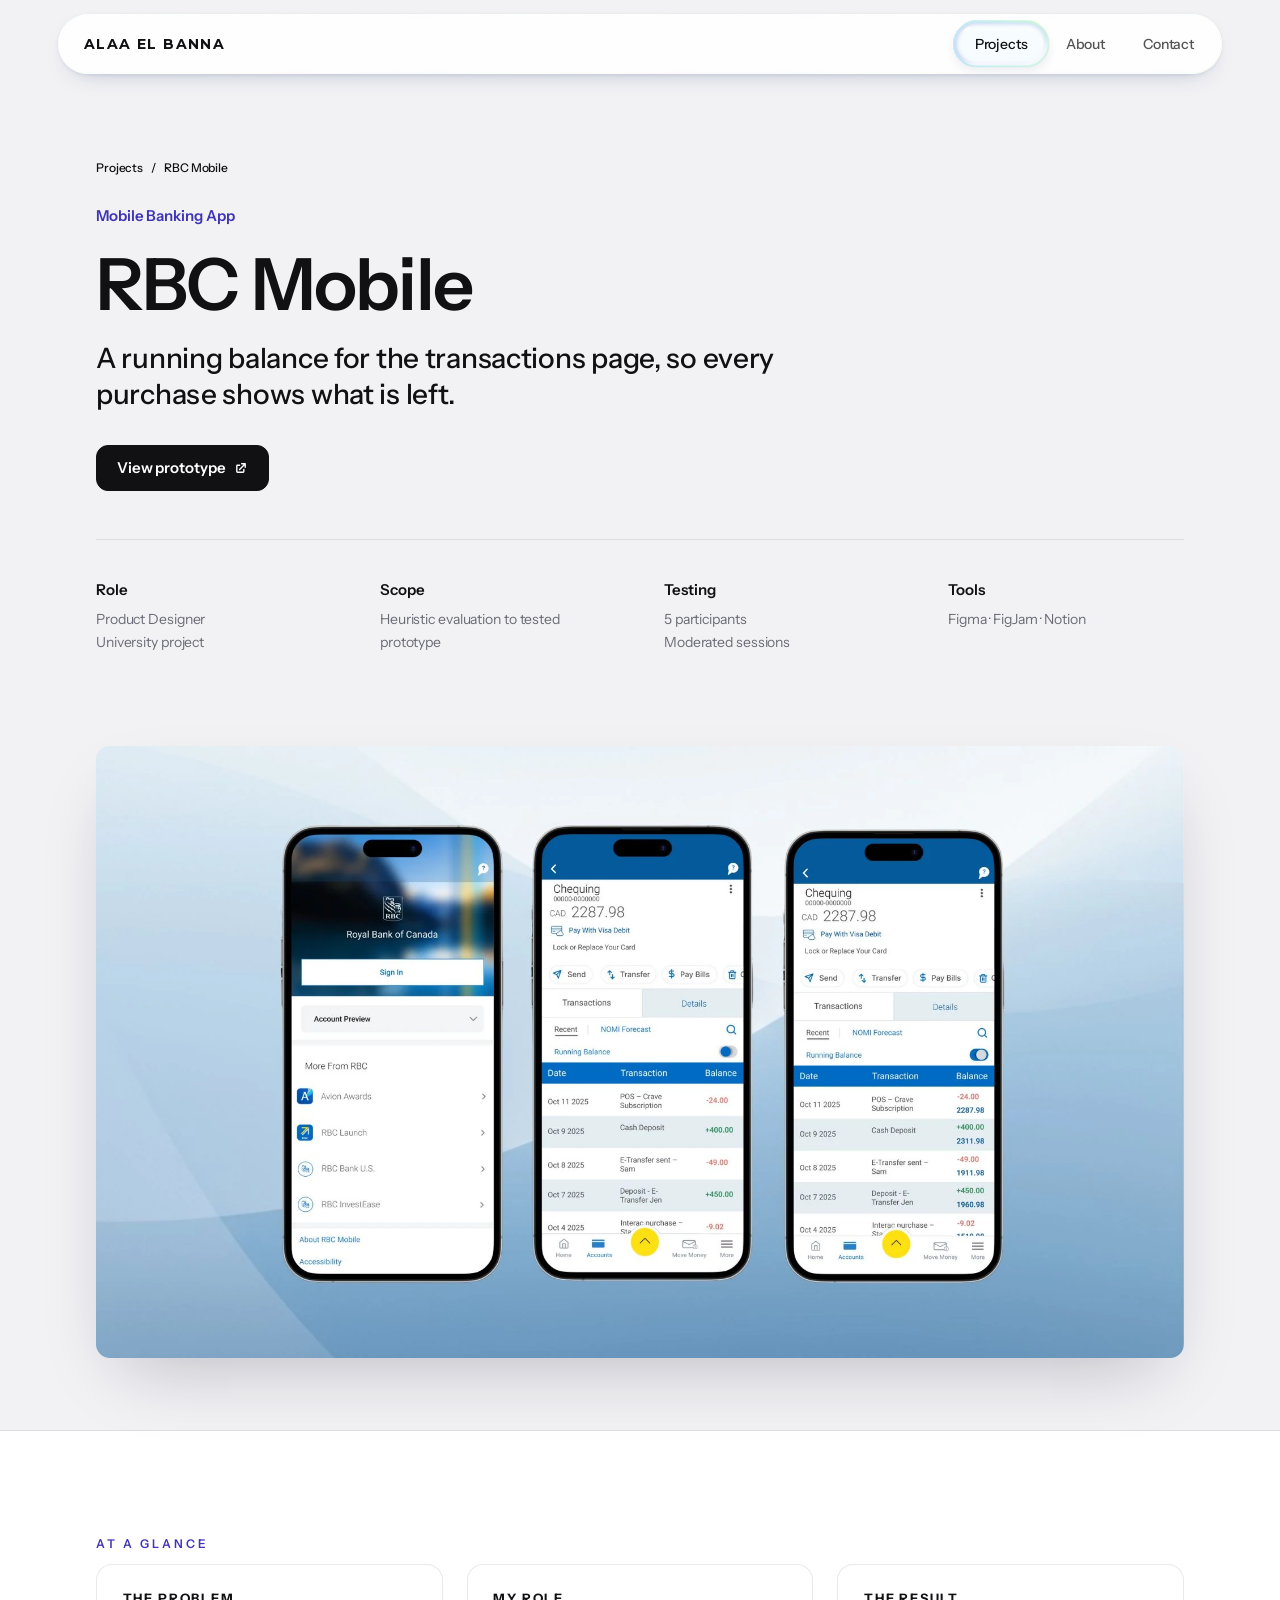
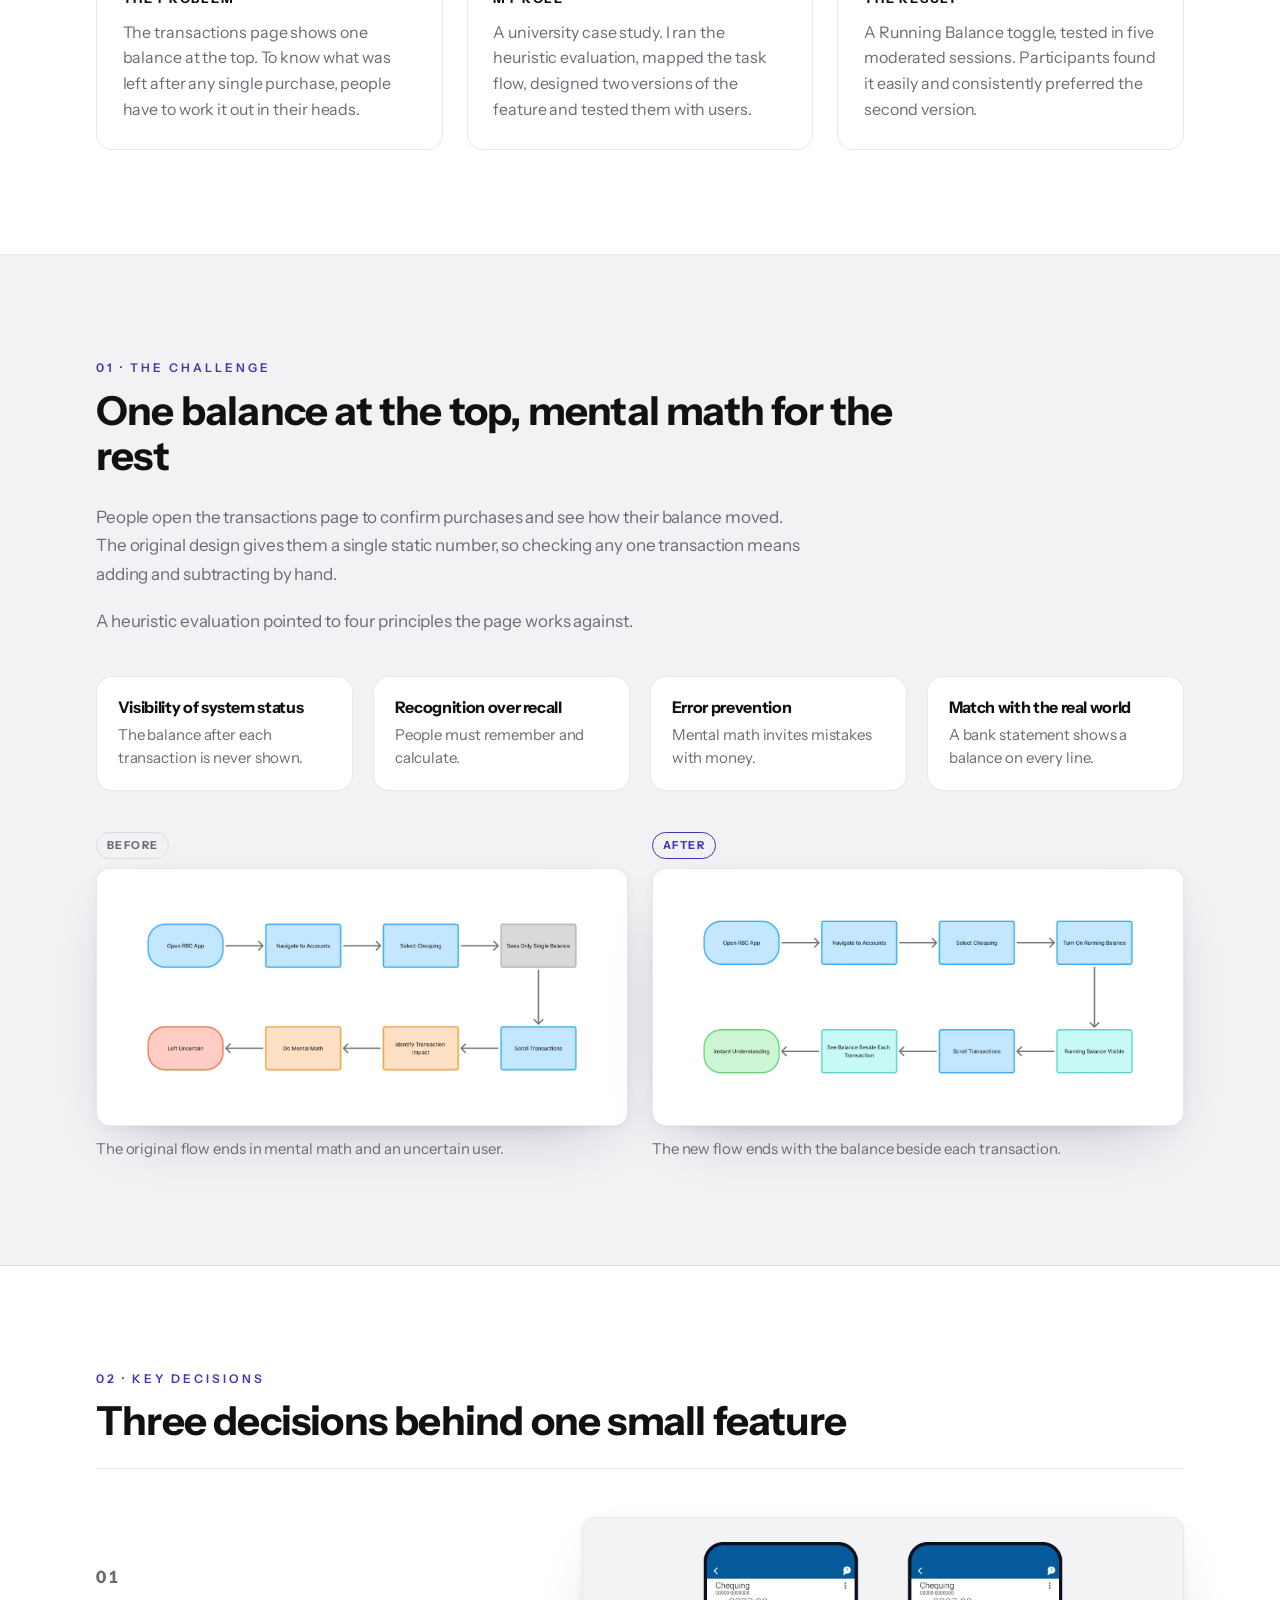
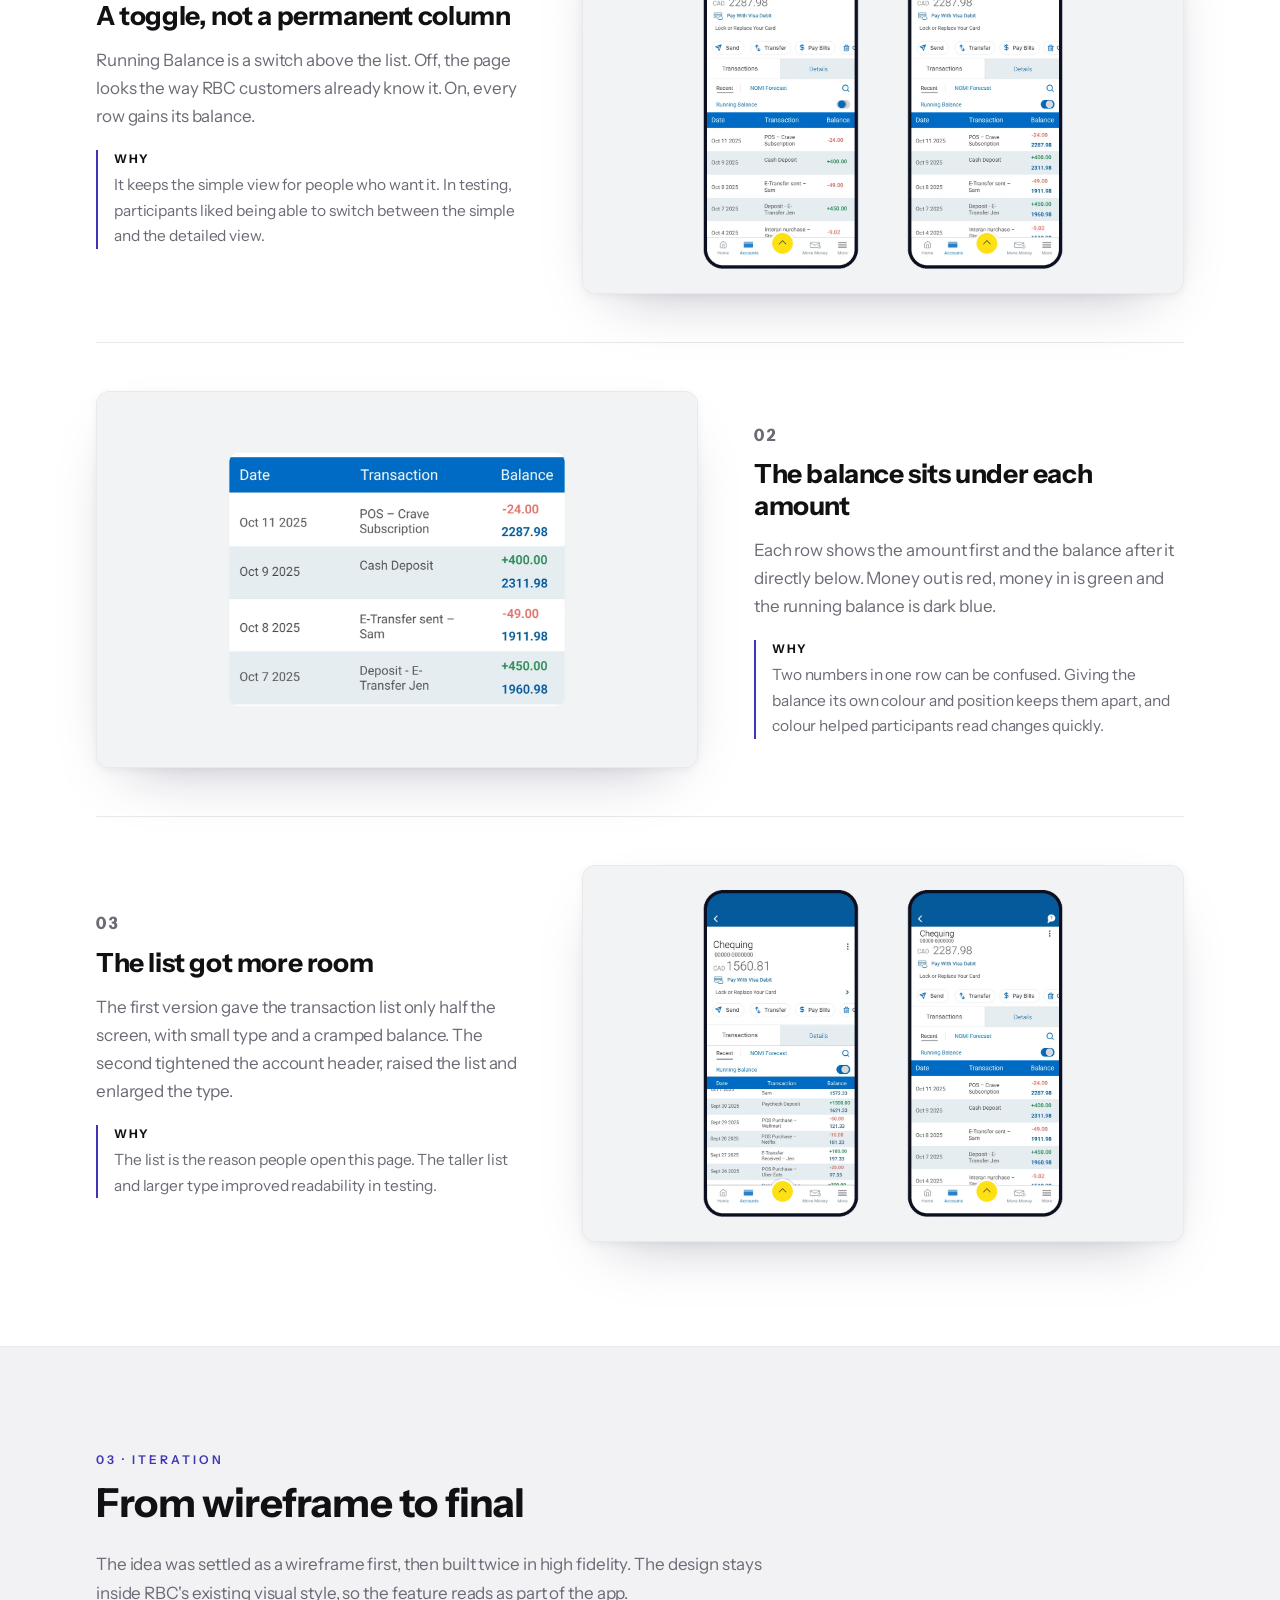
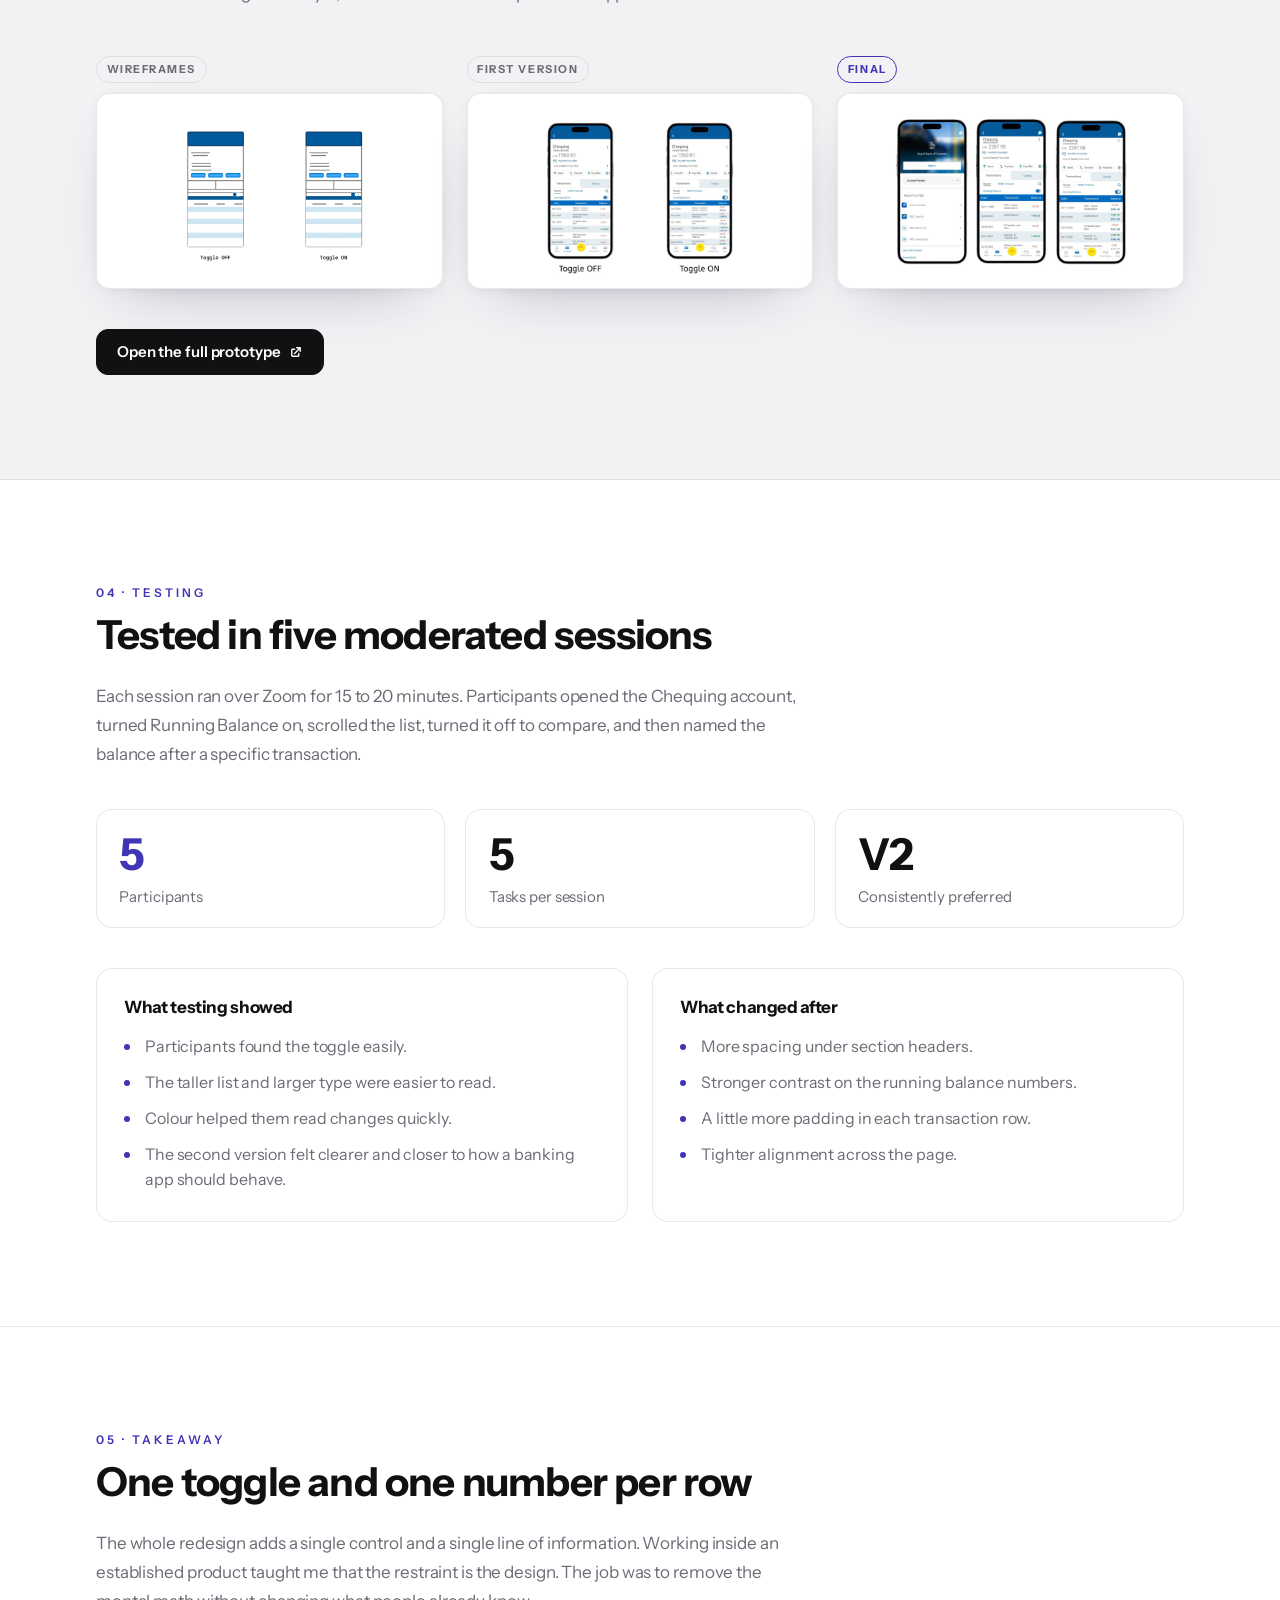
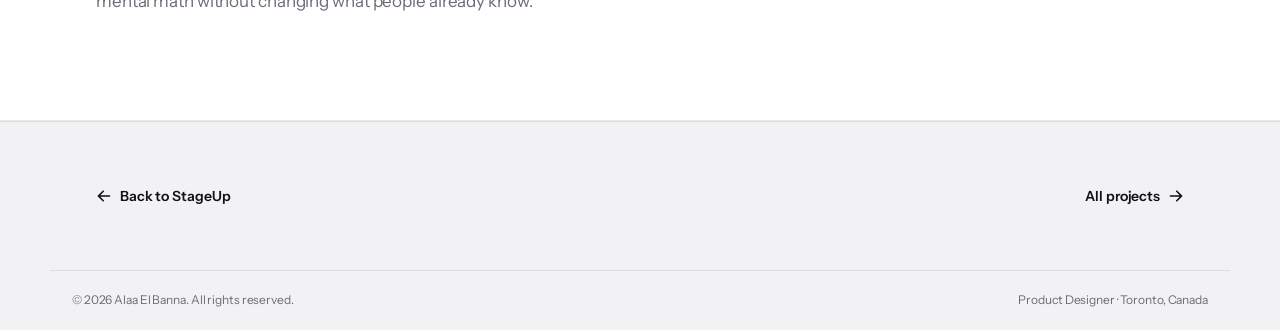
<file: rbc.html>
<!DOCTYPE html>
<html lang="en" class="scroll-smooth">
<head>
  <meta charset="UTF-8" />
  <meta name="viewport" content="width=device-width, initial-scale=1.0" />
  <title>RBC Mobile | Alaa El Banna</title>
  <meta name="description" content="A running balance for the RBC Mobile transactions page. A university product design case study by Alaa El Banna." />


  <link rel="preconnect" href="https://fonts.googleapis.com" />
  <link rel="preconnect" href="https://fonts.gstatic.com" crossorigin />
  <link rel="stylesheet" href="https://fonts.googleapis.com/css2?family=Instrument+Sans:wdth,wght@75..100,400..700&display=swap" />
  <link rel="stylesheet" href="fonts.css?v=1" />
  <link rel="stylesheet" href="tailwind.css?v=4" />
  <link rel="stylesheet" href="site.css?v=27" />
  <script defer src="liquid-nav.js?v=19"></script>
  <meta name="theme-color" content="#FBFBFD" />
  <style>
    /* Keep the logo on screen across page changes (Chrome, Edge, Safari 18.2+).
       Everything else still swaps instantly, exactly like a normal navigation. */
    @view-transition { navigation: auto; }
    #logo-link { view-transition-name: site-logo; }
    ::view-transition-group(*), ::view-transition-old(*), ::view-transition-new(*) { animation: none; }
    ::view-transition-old(site-logo) { display: none; }
  </style>

  <style>
    :root { --accent: #DC2626; }
    :root[data-theme="dark"] { --accent: #F87171; }

    .reveal { opacity:0; transform:translateY(20px); transition:opacity .6s ease,transform .6s ease; }
    .reveal.visible { opacity:1; transform:translateY(0); }
    .nav-link { position:relative; }
    .nav-link::after { content:''; position:absolute; bottom:-2px; left:0; width:0; height:1px; background:currentColor; transition:width .25s ease; }
    .nav-link:hover::after { width:100%; }

    /* Placeholder image block */
    .img-placeholder {
      width: 100%;
      background: color-mix(in oklab, var(--surface-alt) 80%, var(--border));
      border: 1.5px dashed var(--border);
      border-radius: 16px;
      display: flex;
      flex-direction: column;
      align-items: center;
      justify-content: center;
      gap: 8px;
      color: var(--secondary);
      font-size: 0.75rem;
      font-weight: 600;
      letter-spacing: 0.1em;
      text-transform: uppercase;
    }
    .img-placeholder svg { opacity: 0.3; }

    /* Feedback item — card style with red border */
    .feedback-item {
      background: var(--surface-alt);
      border: 1px solid color-mix(in oklab, var(--accent) 45%, transparent);
      border-radius: 16px;
      padding: 1.5rem 1.75rem;
    }

    /* Competitor card */
    .competitor-card { border: 1px solid var(--border); border-radius: 16px; overflow: hidden; flex: none; width: 320px; }
    @media (min-width: 640px) { .competitor-card { width: 380px; } }

    /* Horizontal scroll strip */
    .h-scroll { display: flex; gap: 1.5rem; overflow-x: auto; padding-bottom: 1rem; scroll-snap-type: x mandatory; -webkit-overflow-scrolling: touch; scrollbar-width: none; }
    .h-scroll::-webkit-scrollbar { display: none; }
    .h-scroll > * { scroll-snap-align: start; }

    /* Screen card in h-scroll */
    .screen-card { flex: none; width: 280px; display: flex; flex-direction: column; }
    @media (min-width: 640px) { .screen-card { width: 340px; } }
    .screen-card .card-text { height: 7.5rem; overflow: hidden; margin-bottom: 1rem; }

    /* ── Case study layout (rebuilt Nov 2026) ───────────────────────────── */
    .cs-wrap { max-width: 72rem; margin: 0 auto; padding: 0 1.5rem; }
    @media (min-width: 1024px) { .cs-wrap { padding: 0 2rem; } }
    .cs-sec { padding: 4.5rem 0; border-bottom: 1px solid var(--border); }
    @media (min-width: 768px) { .cs-sec { padding: 6.5rem 0; } }
    .cs-sec--alt { background: var(--surface-alt); }
    .cs-eyebrow { font-size: .75rem; font-weight: 600; letter-spacing: .25em; text-transform: uppercase; color: var(--accent); margin-bottom: .75rem; }
    .cs-h2 { font-size: clamp(1.75rem, 3.4vw, 2.5rem); font-weight: 700; letter-spacing: -.02em; line-height: 1.12; max-width: 20em; margin-bottom: 1.5rem; }
    .cs-p { font-size: 1.0625rem; line-height: 1.7; color: var(--secondary); max-width: 44rem; }
    .cs-p + .cs-p { margin-top: 1.1rem; }
    .cs-head { margin-bottom: 3rem; }

    /* hero additions */
    .cs-hero-line { font-size: clamp(1.25rem, 2.3vw, 1.75rem); line-height: 1.3; font-weight: 500; letter-spacing: -.01em; max-width: 26em; margin-top: 1.25rem; color: var(--primary); }
    .cs-actions { display: flex; flex-wrap: wrap; gap: .75rem; margin-top: 2rem; }
    .cs-btn { display: inline-flex; align-items: center; gap: .5rem; min-height: 46px; padding: 0 1.25rem; border-radius: 12px; font-size: .9375rem; font-weight: 600; border: 1px solid var(--primary); background: var(--primary); color: var(--surface, #fff); transition: transform .2s ease, opacity .2s ease; }
    .cs-btn:hover { transform: translateY(-1px); opacity: .92; }
    .cs-btn--ghost { background: transparent; color: var(--primary); border-color: var(--border); }
    .cs-btn:focus-visible { outline: 2px solid var(--accent); outline-offset: 3px; }

    /* screens */
    .cs-shot { margin: 0; border-radius: 14px; overflow: hidden; border: 1px solid var(--border); background: #fff; box-shadow: 0 24px 60px -32px rgba(20, 20, 60, .35), 0 2px 8px rgba(20, 20, 60, .05); }
    .cs-shot img { display: block; width: 100%; height: auto; }
    .cs-bar { display: flex; gap: 6px; align-items: center; height: 30px; padding: 0 12px; background: #F1F1F3; border-bottom: 1px solid #E4E4E8; }
    .cs-bar i { width: 9px; height: 9px; border-radius: 50%; background: #D3D3D9; display: block; }
    .cs-hero-band { background: var(--surface-alt); padding: 3.5rem 1.5rem 4.5rem; border-bottom: 1px solid var(--border); }
    .cs-hero-band .cs-shot { max-width: min(68rem, calc((100svh - 11.5rem) * 1.55)); margin: 0 auto; box-shadow: 0 30px 70px -28px rgba(20,20,40,.28); }

    /* at a glance */
    .cs-glance { display: grid; gap: 1.25rem; }
    @media (min-width: 860px) { .cs-glance { grid-template-columns: repeat(3, 1fr); gap: 1.5rem; } }
    .cs-glance > div { padding: 1.5rem 1.6rem 1.7rem; border: 1px solid var(--border); border-radius: 16px; background: var(--surface, #fff); }
    .cs-glance h3 { font-size: .8125rem; font-weight: 700; letter-spacing: .14em; text-transform: uppercase; margin-bottom: .7rem; }
    .cs-glance p { font-size: 1rem; line-height: 1.6; color: var(--secondary); }

    /* competitors */
    .cs-comp { display: grid; gap: 1.25rem; margin-top: 3rem; }
    @media (min-width: 860px) { .cs-comp { grid-template-columns: repeat(3, 1fr); } }
    .cs-comp figure { margin: 0; border: 1px solid var(--border); border-radius: 16px; overflow: hidden; background: var(--surface, #fff); }
    .cs-comp img { display: block; width: 100%; aspect-ratio: 16 / 10; object-fit: cover; object-position: left top; background: #fff; }
    .cs-comp figcaption { padding: 1.1rem 1.3rem 1.3rem; }
    .cs-comp h3 { font-size: 1.0625rem; font-weight: 700; margin-bottom: .3rem; }
    .cs-comp p { font-size: .9375rem; line-height: 1.55; color: var(--secondary); }
    .cs-gap { margin-top: 1.25rem; padding: 1.4rem 1.6rem; border-radius: 16px; border: 1px solid color-mix(in oklab, var(--accent) 40%, transparent); background: color-mix(in oklab, var(--accent) 5%, transparent); }
    .cs-gap strong { display: block; font-size: .8125rem; letter-spacing: .14em; text-transform: uppercase; color: var(--accent); margin-bottom: .45rem; }
    .cs-gap p { font-size: clamp(1.0625rem, 1.5vw, 1.25rem); line-height: 1.55; color: var(--primary); text-wrap: balance; }

    /* decisions */
    .cs-dec { display: grid; gap: 2rem; align-items: center; padding: 3rem 0; border-top: 1px solid var(--border); }
    .cs-dec:first-of-type { border-top: 0; padding-top: 0; }
    .cs-dec:last-of-type { padding-bottom: 0; }
    @media (min-width: 960px) { .cs-dec { grid-template-columns: minmax(0, 5fr) minmax(0, 7fr); gap: 3.5rem; } .cs-dec--flip { grid-template-columns: minmax(0, 7fr) minmax(0, 5fr); } .cs-dec--flip .cs-dec__text { order: 2; } .cs-dec--wide { grid-template-columns: minmax(0, 1fr); gap: 2.25rem; } .cs-dec--wide .cs-dec__text { max-width: 44rem; } .cs-dec--wide .cs-duo { grid-template-columns: 1fr 1fr; gap: 1.5rem; align-items: start; } }
    .cs-dec__num { font-size: .8125rem; font-weight: 700; letter-spacing: .14em; color: var(--accent); margin-bottom: .6rem; font-variant-numeric: tabular-nums; }
    .cs-dec h3 { font-size: clamp(1.3rem, 2.2vw, 1.65rem); font-weight: 700; letter-spacing: -.015em; line-height: 1.2; margin-bottom: .9rem; }
    .cs-dec p { font-size: 1.0625rem; line-height: 1.65; color: var(--secondary); }
    .cs-ruled { margin-top: 1.2rem; padding-left: 1rem; border-left: 2px solid var(--accent); }
    .cs-ruled span { display: block; font-size: .75rem; font-weight: 700; letter-spacing: .14em; text-transform: uppercase; color: var(--primary); margin-bottom: .3rem; }
    .cs-ruled p { font-size: .9688rem; }
    .cs-duo { display: grid; gap: 1rem; }

    /* wireframe to final */
    .cs-evo { display: grid; gap: 2.5rem; }
    .cs-evo__row { display: grid; gap: 1.5rem; }
    @media (min-width: 960px) { .cs-evo__row { grid-template-columns: minmax(0, 3fr) minmax(0, 4.5fr) minmax(0, 4.5fr); gap: 1.75rem; align-items: start; } }
    .cs-evo h3 { font-size: 1.2rem; font-weight: 700; letter-spacing: -.01em; line-height: 1.25; margin-bottom: .6rem; }
    .cs-evo p { font-size: 1rem; line-height: 1.6; color: var(--secondary); }
    .cs-evo figure { margin: 0; }
    .cs-evo .cs-shot img { aspect-ratio: 16 / 10; object-fit: cover; object-position: left top; }
    .cs-tag { display: inline-block; font-size: .6875rem; font-weight: 700; letter-spacing: .14em; text-transform: uppercase; padding: .28rem .6rem; border-radius: 999px; border: 1px solid var(--border); color: var(--secondary); margin-bottom: .6rem; }
    .cs-tag--final { border-color: var(--accent); color: var(--accent); }

    /* gallery */
    .screen-card.cs-card { width: min(78vw, 560px); }
    .cs-carousel { --cw: min(76vw, 760px); }
    .cs-carousel { --pad: 2.5rem; --fade: 11rem; }
    @media (max-width: 1279px) { .cs-carousel { --pad: 2rem; } .cs-carousel .scroll-btn { width: 32px; } .cs-carousel .scroll-btn--prev { left: -32px; } .cs-carousel .scroll-btn--next { right: -32px; } }
    @media (max-width: 1023px) { .cs-carousel .scroll-btn { width: 24px; } .cs-carousel .scroll-btn--prev { left: -24px; } .cs-carousel .scroll-btn--next { right: -24px; } }
    @media (max-width: 1023px) { .cs-carousel { --pad: 1.25rem; --fade: 2.5rem; } }
    .cs-carousel .h-scroll { gap: 3.5rem; padding: 1rem var(--pad) 2rem; margin: -1rem calc(var(--pad) * -1) 0; scroll-padding-inline: var(--pad); }
    .cs-carousel .h-scroll { -webkit-mask-image: linear-gradient(to right, transparent 0, #000 var(--pad), #000 calc(100% - var(--fade)), transparent 100%); mask-image: linear-gradient(to right, transparent 0, #000 var(--pad), #000 calc(100% - var(--fade)), transparent 100%); }
    .cs-carousel.at-end .h-scroll { -webkit-mask-image: linear-gradient(to left, transparent 0, #000 var(--pad), #000 calc(100% - var(--fade)), transparent 100%); mask-image: linear-gradient(to left, transparent 0, #000 var(--pad), #000 calc(100% - var(--fade)), transparent 100%); }
    .cs-carousel .h-scroll > .cs-card:last-child { scroll-snap-align: end; }
    .cs-carousel .h-scroll > .cs-card { width: var(--cw); flex: none; scroll-snap-align: start; transform-origin: left center; opacity: .3; filter: blur(1.5px); transform: scale(.96); transition: opacity .35s ease, filter .35s ease, transform .35s ease; cursor: pointer; }
    .cs-carousel .h-scroll > .cs-card.is-active { opacity: 1; filter: none; transform: none; cursor: auto; }
    .cs-carousel .h-scroll > .cs-card:not(.is-active) img { pointer-events: none; }
    .cs-carousel .scroll-btn { transition: opacity .25s ease, color .2s; }
    .cs-carousel .scroll-btn.is-hidden { opacity: 0; pointer-events: none; visibility: hidden; }
    .cs-carousel .card-text p { max-width: 38rem; }
    @media (prefers-reduced-motion: reduce) { .cs-carousel .h-scroll > .cs-card { transition: none; } }
    .screen-card.cs-card .card-text { height: auto; min-height: 5.2rem; margin-bottom: 0; margin-top: 1rem; overflow: visible; }
    .cs-card h3 { font-size: 1.0625rem; font-weight: 700; margin-bottom: .3rem; }
    .cs-card p { font-size: .9375rem; line-height: 1.55; color: var(--secondary); }
    .cs-card .cs-shot img { aspect-ratio: 16 / 10; object-fit: cover; object-position: left top; }
    .cs-cta { margin-top: 0; display: flex; flex-wrap: wrap; gap: 1rem 1.5rem; align-items: center; }
    .cs-cta p { font-size: 1rem; color: var(--secondary); }

    /* AI */
    .cs-two { display: grid; gap: 1.25rem; margin-top: 2.5rem; }
    @media (min-width: 860px) { .cs-two { grid-template-columns: 1fr 1fr; gap: 1.5rem; } }
    .cs-two > div { padding: 1.6rem 1.7rem 1.8rem; border: 1px solid var(--border); border-radius: 16px; background: var(--surface, #fff); }
    .cs-two h3 { font-size: 1.0625rem; font-weight: 700; margin-bottom: .9rem; }
    .cs-two ul { list-style: none; padding: 0; margin: 0; display: grid; gap: .7rem; }
    .cs-two li { position: relative; padding-left: 1.3rem; font-size: 1rem; line-height: 1.55; color: var(--secondary); }
    .cs-two li::before { content: ""; position: absolute; left: 0; top: .6em; width: 6px; height: 6px; border-radius: 50%; background: var(--accent); }

    /* takeaway */
    .cs-quote { font-size: clamp(1.5rem, 3.2vw, 2.4rem); font-weight: 600; letter-spacing: -.02em; line-height: 1.2; max-width: 22em; }
    .cs-quote + .cs-p { margin-top: 1.5rem; }

    /* StageUp additions */
    .cs-hero-band .cs-shot--plain { max-width: min(68rem, calc((100svh - 11.5rem) * 1.79)); }
    .cs-shot--plain { border: 0; background: transparent; }
    .cs-plats { display: grid; grid-template-columns: repeat(2, 1fr); gap: 1rem; margin-top: 2.5rem; }
    @media (min-width: 860px) { .cs-plats { grid-template-columns: repeat(4, 1fr); gap: 1.25rem; } }
    .cs-plats > div { padding: 1.2rem 1.3rem 1.3rem; border: 1px solid var(--border); border-radius: 16px; background: var(--surface, #fff); }
    .cs-plats h3 { font-size: 1rem; font-weight: 700; margin-bottom: .3rem; }
    .cs-plats p { font-size: .9375rem; line-height: 1.5; color: var(--secondary); }
    .cs-stats { display: grid; grid-template-columns: repeat(2, 1fr); gap: 1rem; margin-top: 2.5rem; }
    @media (min-width: 860px) { .cs-stats { grid-template-columns: repeat(4, 1fr); gap: 1.25rem; } }
    .cs-stats > div { padding: 1.4rem 1.4rem 1.3rem; border: 1px solid var(--border); border-radius: 16px; background: var(--surface, #fff); }
    .cs-stats strong { display: block; font-size: clamp(2rem, 4vw, 2.75rem); font-weight: 700; letter-spacing: -.03em; line-height: 1; color: var(--primary); }
    .cs-stats > div:first-child strong { color: var(--accent); }
    .cs-stats span { display: block; margin-top: .6rem; font-size: .9375rem; line-height: 1.4; color: var(--secondary); }
    .cs-two p { font-size: 1rem; line-height: 1.6; color: var(--secondary); }
    .cs-two .cs-ruled { margin-top: 1rem; }
    .cs-tri { display: grid; gap: 1.5rem; margin-top: 3rem; }
    @media (min-width: 860px) { .cs-tri { grid-template-columns: repeat(3, 1fr); } }
    .cs-tri figure { margin: 0; }
    .cs-tri .cs-shot img { aspect-ratio: 16 / 9; object-fit: cover; object-position: center; }
    .cs-sub { font-size: 1.2rem; font-weight: 700; letter-spacing: -.01em; margin: 3.5rem 0 .6rem; }
    .cs-swatches { display: flex; flex-wrap: wrap; align-items: stretch; gap: 1rem; margin-top: 1.5rem; }
    .cs-swatch { display: flex; align-items: center; gap: .9rem; padding: .9rem 1.2rem .9rem .9rem; border: 1px solid var(--border); border-radius: 14px; background: var(--surface, #fff); }
    .cs-swatch i { width: 2.75rem; height: 2.75rem; border-radius: 10px; flex: none; }
    .cs-swatch b { display: block; font-size: .9375rem; }
    .cs-swatch span { display: block; font-size: .875rem; color: var(--secondary); }
    .cs-wide { margin-top: 2.5rem; }
    .cs-wide figcaption { margin-top: .9rem; font-size: .9375rem; line-height: 1.55; color: var(--secondary); max-width: 44rem; }
    .cs-dec .cs-shot--plain img { border-radius: 14px; }
    .cs-gap p { text-wrap: wrap; }
    .cs-phones { --pad: 2.5rem; margin-top: 2.5rem; }
    @media (max-width: 1279px) { .cs-phones { --pad: 2rem; } .cs-phones .scroll-btn { width: 32px; } .cs-phones .scroll-btn--prev { left: -32px; } .cs-phones .scroll-btn--next { right: -32px; } }
    @media (max-width: 1023px) { .cs-phones { --pad: 1.25rem; } .cs-phones .scroll-btn { width: 24px; } .cs-phones .scroll-btn--prev { left: -24px; } .cs-phones .scroll-btn--next { right: -24px; } }
    .cs-phones .h-scroll { gap: var(--pad); padding: 1rem var(--pad) 2rem; margin: -1rem calc(var(--pad) * -1) 0; scroll-padding-inline: var(--pad); -webkit-mask-image: linear-gradient(to right, transparent 0, #000 var(--pad), #000 calc(100% - var(--pad)), transparent 100%); mask-image: linear-gradient(to right, transparent 0, #000 var(--pad), #000 calc(100% - var(--pad)), transparent 100%); }
    .cs-phones { --n: 4; }
    @media (max-width: 1023px) { .cs-phones { --n: 3; } }
    @media (max-width: 639px) { .cs-phones { --n: 2; } }
    .cs-phone { flex: none; width: calc((100% - (var(--n) - 1) * var(--pad)) / var(--n)); scroll-snap-align: start; }
    .cs-phone figure { max-width: 100%; }
    .cs-phone figure { margin: 0; padding: 7px; border-radius: 2.5rem; background: #0b1020; box-shadow: 0 24px 50px -28px rgba(20, 20, 60, .45), 0 2px 8px rgba(20, 20, 60, .06); }
    .cs-phone img { display: block; width: 100%; height: auto; border-radius: 2.1rem; }
    .cs-phone h3 { font-size: 1rem; font-weight: 700; margin: 1.1rem 0 .3rem; }
    .cs-phone p { font-size: .9063rem; line-height: 1.5; color: var(--secondary); }
    .cs-phones .scroll-btn.is-hidden { opacity: 0; pointer-events: none; visibility: hidden; }

    /* RBC additions */
    .cs-stats--3 { grid-template-columns: 1fr; }
    @media (min-width: 560px) { .cs-stats--3 { grid-template-columns: repeat(3, 1fr); } }
    @media (min-width: 860px) { .cs-stats--3 { grid-template-columns: repeat(3, 1fr); } }
    .cs-flows { display: grid; gap: 1.5rem; margin-top: 2.5rem; }
    @media (min-width: 860px) { .cs-flows { grid-template-columns: 1fr 1fr; } }
    .cs-flows figure { margin: 0; }
    .cs-flows figcaption { margin-top: .8rem; font-size: .9375rem; line-height: 1.5; color: var(--secondary); }
    .cs-list { margin: 1.25rem 0 0; padding: 0; list-style: none; max-width: 44rem; }
    .cs-list li { position: relative; padding-left: 1.3rem; font-size: 1.0313rem; line-height: 1.6; color: var(--secondary); }
    .cs-list li + li { margin-top: .5rem; }
    .cs-list li::before { content: ""; position: absolute; left: 0; top: .68em; width: 6px; height: 6px; border-radius: 50%; background: var(--accent); }
    .cs-note { margin-top: 1rem; font-size: .875rem; color: var(--secondary); opacity: .75; }

    /* Lightbox */
    #img-lightbox { display:none; position:fixed; inset:0; z-index:9999; background:rgba(0,0,0,0.97); flex-direction:column; align-items:center; justify-content:flex-start; overflow-y:auto; cursor:zoom-out; }
    .lb-figure { display:flex; flex-direction:column; gap:14px; flex:none; }
    .lb-media { position:relative; display:flex; align-items:flex-start; }
    #img-lightbox-img { display:block; width:100%; height:auto; border-radius:12px; box-shadow:0 8px 64px rgba(0,0,0,0.6); }
    .lb-caption { width:100%; text-align:left; cursor:default; }
    .lb-cap-top { display:flex; align-items:flex-end; justify-content:space-between; gap:24px; margin-bottom:4px; }
    .lb-tag { font-size:.65rem; font-weight:600; letter-spacing:.18em; text-transform:uppercase; color:var(--accent); margin-bottom:4px; }
    .lb-title { font-size:1rem; font-weight:700; line-height:1.3; color:#FAFAFA; }
    .lb-count { flex:none; font-size:.75rem; font-weight:500; letter-spacing:.08em; color:rgba(250,250,250,.45); font-variant-numeric:tabular-nums; }
    .lb-desc { font-size:.85rem; line-height:1.5; color:rgba(250,250,250,.6); display:-webkit-box; -webkit-line-clamp:2; -webkit-box-orient:vertical; overflow:hidden; }
    .lb-nav { position:absolute; top:50%; transform:translateY(-50%); width:40px; height:40px; padding:0; background:none; border:none; color:#FAFAFA; opacity:.7; display:flex; align-items:center; justify-content:center; cursor:pointer; transition:color .2s, opacity .2s; }
    .lb-nav:hover { color:var(--accent); opacity:1; }
    .lb-nav[hidden] { display:none; }
    .lb-nav--prev { left:-56px; }
    .lb-nav--next { right:-56px; }
    .lb-close { position:fixed; top:16px; right:20px; width:40px; height:40px; padding:0; background:none; border:none; color:#FAFAFA; opacity:.7; display:flex; align-items:center; justify-content:center; cursor:pointer; transition:color .2s, opacity .2s; }
    .lb-close:hover { color:var(--accent); opacity:1; }
    @media (max-width: 767px) {
      .lb-figure { gap:12px; }
      .lb-title { font-size:.95rem; }
      .lb-desc { font-size:.8rem; }
      .lb-nav { width:28px; }
      .lb-nav--prev { left:-32px; }
      .lb-nav--next { right:-32px; }
      .lb-close { top:8px; right:8px; }
    }
    .zoomable { cursor:zoom-in !important; }

    /* Scroll wrap + arrow buttons */
    .scroll-wrap { position: relative; }
    .scroll-btn {
      position: absolute; top: 50%; transform: translateY(-50%); z-index: 10;
      width: 40px; height: 40px; padding: 0;
      background: none; border: none; color: var(--primary); opacity: .7;
      display: flex; align-items: center; justify-content: center;
      cursor: pointer; transition: color .2s, opacity .2s;
    }
    .scroll-btn:hover { color: var(--accent); opacity: 1; }
    .scroll-btn--prev { left: -48px; }
    .scroll-btn--next { right: -48px; }
    @media (max-width: 767px) {
      .scroll-btn { width: 24px; }
      .scroll-btn--prev { left: -24px; }
      .scroll-btn--next { right: -24px; }
    }
    .h-scroll { cursor: grab; user-select: none; }
    .h-scroll.is-dragging { cursor: grabbing; scroll-snap-type: none; }
  </style>
</head>

<body class="text-primary font-sans antialiased overflow-x-hidden">
  <!-- Lightbox -->
  <div id="img-lightbox" role="dialog" aria-modal="true" aria-label="Image preview">
    <button class="lb-close" aria-label="Close preview">
      <svg xmlns="http://www.w3.org/2000/svg" width="24" height="24" viewBox="0 0 24 24" fill="none" stroke="currentColor" stroke-width="2" stroke-linecap="round"><path d="M6 6l12 12M18 6L6 18"/></svg>
    </button>
    <div class="lb-figure" id="img-lightbox-figure">
      <div class="lb-media" id="img-lightbox-media">
        <button class="lb-nav lb-nav--prev" aria-label="Previous image">
          <svg xmlns="http://www.w3.org/2000/svg" width="32" height="32" viewBox="0 0 20 20" fill="currentColor"><path fill-rule="evenodd" d="M12.707 5.293a1 1 0 010 1.414L9.414 10l3.293 3.293a1 1 0 01-1.414 1.414l-4-4a1 1 0 010-1.414l4-4a1 1 0 011.414 0z" clip-rule="evenodd"/></svg>
        </button>
        <img id="img-lightbox-img" alt="" />
        <button class="lb-nav lb-nav--next" aria-label="Next image">
          <svg xmlns="http://www.w3.org/2000/svg" width="32" height="32" viewBox="0 0 20 20" fill="currentColor"><path fill-rule="evenodd" d="M7.293 14.707a1 1 0 010-1.414L10.586 10 7.293 6.707a1 1 0 011.414-1.414l4 4a1 1 0 010 1.414l-4 4a1 1 0 01-1.414 0z" clip-rule="evenodd"/></svg>
        </button>
      </div>
      <div class="lb-caption" id="img-lightbox-caption"></div>
    </div>
  </div>


  <!-- ─── NAVBAR ─────────────────────────────────────────────────────────── -->
  <header class="site-header">
    <nav class="liquid-nav" aria-label="Main" data-active="0">
      <!-- The bar's glass, water and drop are in the HTML so the bar is whole
           from the first frame (liquid-nav.js brings them to life) -->
      <span class="liquid-nav__glass" aria-hidden="true"></span>
      <canvas class="liquid-nav__water" aria-hidden="true"></canvas>
      <span class="liquid-nav__drop" aria-hidden="true"></span>
      <div class="site-brand">
        <a href="index.html" id="logo-link" class="text-sm font-700 tracking-widest uppercase text-primary select-none" style="display:inline-flex"><span id="ly1" style="display:inline-block"><span id="lx1" style="display:inline-block"><span id="ly2" style="display:inline-block"><span id="lr1" style="display:inline-block"><span id="lr2" style="display:inline-block">A</span></span></span></span></span><span>laa El Bann</span><span id="ry1" style="display:inline-block"><span id="rx1" style="display:inline-block"><span id="ry2" style="display:inline-block"><span id="rr1" style="display:inline-block"><span id="rr2" style="display:inline-block">a</span></span></span></span></span></a>
        <script src="logo-anim.js?v=7"></script>
      </div>
      <div class="liquid-nav__links">
        <a class="liquid-nav__item" href="index.html#projects" aria-current="location">Projects</a>
        <a class="liquid-nav__item" href="index.html#about">About</a>
        <a class="liquid-nav__item" href="index.html#contact">Contact</a>
      </div>
    </nav>
  </header>

  <main id="main">


  <!-- ─── HERO ───────────────────────────────────────────────────────────── -->
  <section class="relative pt-32 pb-12 md:pt-40 md:pb-14 bg-surface-alt overflow-hidden">
    <div class="max-w-6xl mx-auto px-6 lg:px-8 relative z-10">

      <div class="reveal flex items-center gap-2 text-xs text-secondary/60 font-500 mb-8">
        <a href="index.html#projects" class="hover:text-accent transition-colors cursor-pointer">Projects</a>
        <span>/</span>
        <span class="text-primary">RBC Mobile</span>
      </div>

      <p class="reveal text-xs font-600 tracking-[0.25em] uppercase text-accent mb-6">Mobile Banking App</p>

      <h1 class="reveal text-5xl sm:text-6xl md:text-7xl font-800 leading-tight tracking-tight text-primary max-w-4xl" style="transition-delay:.1s">RBC Mobile</h1>

      <p class="reveal cs-hero-line" style="transition-delay:.15s">A running balance for the transactions page, so every purchase shows what is left.</p>

      <div class="reveal cs-actions" style="transition-delay:.18s">
        <a class="cs-btn" href="https://www.figma.com/proto/LBa8phH2RJfLuZd63pSfYB/RBC-interface?node-id=406-788&p=f&t=n3GC5tL6YaDxxmQt-0&scaling=scale-down&content-scaling=fixed&page-id=0%3A1&starting-point-node-id=561%3A590" target="_blank" rel="noopener noreferrer">View prototype <svg xmlns="http://www.w3.org/2000/svg" width="14" height="14" viewBox="0 0 20 20" fill="currentColor" aria-hidden="true"><path d="M11 3a1 1 0 100 2h2.586l-6.293 6.293a1 1 0 101.414 1.414L15 6.414V9a1 1 0 102 0V4a1 1 0 00-1-1h-5z"/><path d="M5 5a2 2 0 00-2 2v8a2 2 0 002 2h8a2 2 0 002-2v-3a1 1 0 10-2 0v3H5V7h3a1 1 0 000-2H5z"/></svg></a>
      </div>

      <div class="reveal grid grid-cols-2 sm:grid-cols-4 gap-x-12 gap-y-8 mt-12 pt-10 border-t border-border" style="transition-delay:.2s">
        <div class="min-w-0">
          <p class="text-sm font-bold uppercase tracking-wider text-primary mb-2">Role</p>
          <p class="text-sm font-normal text-secondary opacity-60 leading-relaxed">Product Designer<br>University project</p>
        </div>
        <div class="min-w-0">
          <p class="text-sm font-bold uppercase tracking-wider text-primary mb-2">Scope</p>
          <p class="text-sm font-normal text-secondary opacity-60 leading-relaxed">Heuristic evaluation to tested prototype</p>
        </div>
        <div class="min-w-0">
          <p class="text-sm font-bold uppercase tracking-wider text-primary mb-2">Testing</p>
          <p class="text-sm font-normal text-secondary opacity-60 leading-relaxed">5 participants<br>Moderated sessions</p>
        </div>
        <div class="min-w-0">
          <p class="text-sm font-bold uppercase tracking-wider text-primary mb-2">Tools</p>
          <p class="text-sm font-normal text-secondary opacity-60 leading-relaxed">Figma · FigJam · Notion</p>
        </div>
      </div>
      <p class="reveal cs-note">A concept redesign made as coursework. It is not affiliated with RBC.</p>
    </div>
  </section>

  <div class="cs-hero-band">
    <figure class="cs-shot cs-shot--plain"><img src="img/rbc/hero.webp" width="1920" height="1080" alt="Three RBC Mobile screens showing sign in and the transactions page with the Running Balance toggle off and on" class="zoomable" /></figure>
  </div>


  <!-- ─── AT A GLANCE ─────────────────────────────────────────────────────── -->
  <section class="cs-sec">
    <div class="cs-wrap">
      <p class="reveal cs-eyebrow">At a glance</p>
      <div class="reveal cs-glance">
        <div>
          <h3>The problem</h3>
          <p>The transactions page shows one balance at the top. To know what was left after any single purchase, people have to work it out in their heads.</p>
        </div>
        <div>
          <h3>My role</h3>
          <p>A university case study. I ran the heuristic evaluation, mapped the task flow, designed two versions of the feature and tested them with users.</p>
        </div>
        <div>
          <h3>The result</h3>
          <p>A Running Balance toggle, tested in five moderated sessions. Participants found it easily and consistently preferred the second version.</p>
        </div>
      </div>
    </div>
  </section>


  <!-- ─── 01 THE CHALLENGE ────────────────────────────────────────────────── -->
  <section class="cs-sec cs-sec--alt">
    <div class="cs-wrap">
      <div class="reveal">
        <p class="cs-eyebrow">01 · The challenge</p>
        <h2 class="cs-h2">One balance at the top, mental math for the rest</h2>
        <p class="cs-p">People open the transactions page to confirm purchases and see how their balance moved. The original design gives them a single static number, so checking any one transaction means adding and subtracting by hand.</p>
        <p class="cs-p">A heuristic evaluation pointed to four principles the page works against.</p>
      </div>

      <div class="reveal cs-plats">
        <div><h3>Visibility of system status</h3><p>The balance after each transaction is never shown.</p></div>
        <div><h3>Recognition over recall</h3><p>People must remember and calculate.</p></div>
        <div><h3>Error prevention</h3><p>Mental math invites mistakes with money.</p></div>
        <div><h3>Match with the real world</h3><p>A bank statement shows a balance on every line.</p></div>
      </div>

      <div class="reveal cs-flows">
        <figure><span class="cs-tag">Before</span><figure class="cs-shot"><img src="img/rbc/flow-before.webp" width="1586" height="764" alt="Task flow before the redesign, ending with mental math and the user left uncertain" class="zoomable" loading="lazy" decoding="async" /></figure><figcaption>The original flow ends in mental math and an uncertain user.</figcaption></figure>
        <figure><span class="cs-tag cs-tag--final">After</span><figure class="cs-shot"><img src="img/rbc/flow-after.webp" width="1586" height="764" alt="Task flow after the redesign, ending with the balance beside each transaction and instant understanding" class="zoomable" loading="lazy" decoding="async" /></figure><figcaption>The new flow ends with the balance beside each transaction.</figcaption></figure>
      </div>
    </div>
  </section>


  <!-- ─── 02 KEY DECISIONS ────────────────────────────────────────────────── -->
  <section class="cs-sec">
    <div class="cs-wrap">
      <div class="reveal">
        <p class="cs-eyebrow">02 · Key decisions</p>
        <h2 class="cs-h2">Three decisions behind one small feature</h2>
      </div>
      
      <div class="reveal cs-dec">
        <div class="cs-dec__text">
          <p class="cs-dec__num">01</p>
          <h3>A toggle, not a permanent column</h3>
          <p>Running Balance is a switch above the list. Off, the page looks the way RBC customers already know it. On, every row gains its balance.</p>
          <div class="cs-ruled"><span>Why</span><p>It keeps the simple view for people who want it. In testing, participants liked being able to switch between the simple and the detailed view.</p></div>
        </div>
        <figure class="cs-shot"><img src="img/rbc/toggle.webp" width="1800" height="1125" alt="Transactions page with the Running Balance toggle off and on" class="zoomable" loading="lazy" decoding="async" /></figure>
      </div>
      
      <div class="reveal cs-dec cs-dec--flip">
        <div class="cs-dec__text">
          <p class="cs-dec__num">02</p>
          <h3>The balance sits under each amount</h3>
          <p>Each row shows the amount first and the balance after it directly below. Money out is red, money in is green and the running balance is dark blue.</p>
          <div class="cs-ruled"><span>Why</span><p>Two numbers in one row can be confused. Giving the balance its own colour and position keeps them apart, and colour helped participants read changes quickly.</p></div>
        </div>
        <figure class="cs-shot"><img src="img/rbc/rows.webp" width="1800" height="1125" alt="Transaction rows showing the amount in red or green with the running balance in dark blue below" class="zoomable" loading="lazy" decoding="async" /></figure>
      </div>
      
      <div class="reveal cs-dec">
        <div class="cs-dec__text">
          <p class="cs-dec__num">03</p>
          <h3>The list got more room</h3>
          <p>The first version gave the transaction list only half the screen, with small type and a cramped balance. The second tightened the account header, raised the list and enlarged the type.</p>
          <div class="cs-ruled"><span>Why</span><p>The list is the reason people open this page. The taller list and larger type improved readability in testing.</p></div>
        </div>
        <figure class="cs-shot"><img src="img/rbc/v1-final.webp" width="1800" height="1125" alt="First version beside the final version, where the transaction list starts higher and the type is larger" class="zoomable" loading="lazy" decoding="async" /></figure>
      </div>
    </div>
  </section>


  <!-- ─── 03 FROM WIREFRAME TO FINAL ──────────────────────────────────────── -->
  <section class="cs-sec cs-sec--alt">
    <div class="cs-wrap">
      <div class="reveal">
        <p class="cs-eyebrow">03 · Iteration</p>
        <h2 class="cs-h2">From wireframe to final</h2>
        <p class="cs-p">The idea was settled as a wireframe first, then built twice in high fidelity. The design stays inside RBC's existing visual style, so the feature reads as part of the app.</p>
      </div>
      <div class="reveal cs-tri">
        <figure><span class="cs-tag">Wireframes</span><figure class="cs-shot"><img src="img/rbc/low.webp" width="2000" height="1335" alt="Low fidelity wireframes of the transactions page with the toggle off and on" class="zoomable" loading="lazy" decoding="async" /></figure></figure>
        <figure><span class="cs-tag">First version</span><figure class="cs-shot"><img src="img/rbc/v1.webp" width="1920" height="1080" alt="First high fidelity version with the toggle off and on" class="zoomable" loading="lazy" decoding="async" /></figure></figure>
        <figure><span class="cs-tag cs-tag--final">Final</span><figure class="cs-shot"><img src="img/rbc/final.webp" width="1920" height="1080" alt="Final high fidelity screens" class="zoomable" loading="lazy" decoding="async" /></figure></figure>
      </div>
      <div class="reveal cs-cta" style="margin-top:2.5rem">
        <a class="cs-btn" href="https://www.figma.com/proto/LBa8phH2RJfLuZd63pSfYB/RBC-interface?node-id=406-788&p=f&t=n3GC5tL6YaDxxmQt-0&scaling=scale-down&content-scaling=fixed&page-id=0%3A1&starting-point-node-id=561%3A590" target="_blank" rel="noopener noreferrer">Open the full prototype <svg xmlns="http://www.w3.org/2000/svg" width="14" height="14" viewBox="0 0 20 20" fill="currentColor" aria-hidden="true"><path d="M11 3a1 1 0 100 2h2.586l-6.293 6.293a1 1 0 101.414 1.414L15 6.414V9a1 1 0 102 0V4a1 1 0 00-1-1h-5z"/><path d="M5 5a2 2 0 00-2 2v8a2 2 0 002 2h8a2 2 0 002-2v-3a1 1 0 10-2 0v3H5V7h3a1 1 0 000-2H5z"/></svg></a>
      </div>
    </div>
  </section>


  <!-- ─── 04 TESTING ──────────────────────────────────────────────────────── -->
  <section class="cs-sec">
    <div class="cs-wrap">
      <div class="reveal">
        <p class="cs-eyebrow">04 · Testing</p>
        <h2 class="cs-h2">Tested in five moderated sessions</h2>
        <p class="cs-p">Each session ran over Zoom for 15 to 20 minutes. Participants opened the Chequing account, turned Running Balance on, scrolled the list, turned it off to compare, and then named the balance after a specific transaction.</p>
      </div>

      <div class="reveal cs-stats cs-stats--3">
        <div><strong>5</strong><span>Participants</span></div>
        <div><strong>5</strong><span>Tasks per session</span></div>
        <div><strong>V2</strong><span>Consistently preferred</span></div>
      </div>

      <div class="reveal cs-two">
        <div>
          <h3>What testing showed</h3>
          <ul>
            <li>Participants found the toggle easily.</li>
            <li>The taller list and larger type were easier to read.</li>
            <li>Colour helped them read changes quickly.</li>
            <li>The second version felt clearer and closer to how a banking app should behave.</li>
          </ul>
        </div>
        <div>
          <h3>What changed after</h3>
          <ul>
            <li>More spacing under section headers.</li>
            <li>Stronger contrast on the running balance numbers.</li>
            <li>A little more padding in each transaction row.</li>
            <li>Tighter alignment across the page.</li>
          </ul>
        </div>
      </div>
    </div>
  </section>


  <!-- ─── 05 TAKEAWAY ─────────────────────────────────────────────────────── -->
  <section class="cs-sec">
    <div class="cs-wrap">
      <div class="reveal">
        <p class="cs-eyebrow">05 · Takeaway</p>
        <h2 class="cs-h2">One toggle and one number per row</h2>
        <p class="cs-p">The whole redesign adds a single control and a single line of information. Working inside an established product taught me that the restraint is the design. The job was to remove the mental math without changing what people already know.</p>
      </div>
    </div>
  </section>


  <!-- ─── NEXT PROJECT ──────────────────────────────────────────────────────── -->
  <section class="relative py-16 border-t border-border bg-surface-alt overflow-hidden">
    <div class="dot-patch dot-patch--sm" style="top: 10%; left: 6%;" aria-hidden="true"></div>
    <div class="max-w-6xl mx-auto px-6 lg:px-8 flex flex-col sm:flex-row items-center justify-between gap-6 relative z-10">
      <a href="stageup.html" class="text-sm font-600 text-secondary/50 hover:text-primary transition-colors cursor-pointer flex items-center gap-2">
        <svg xmlns="http://www.w3.org/2000/svg" class="w-4 h-4" viewBox="0 0 20 20" fill="currentColor">
          <path fill-rule="evenodd" d="M9.707 16.707a1 1 0 01-1.414 0l-6-6a1 1 0 010-1.414l6-6a1 1 0 011.414 1.414L5.414 9H17a1 1 0 110 2H5.414l4.293 4.293a1 1 0 010 1.414z" clip-rule="evenodd" />
        </svg>
        Back to StageUp
      </a>
      <a href="index.html#projects" class="text-sm font-600 text-primary hover:text-accent transition-colors cursor-pointer flex items-center gap-2">
        All projects
        <svg xmlns="http://www.w3.org/2000/svg" class="w-4 h-4" viewBox="0 0 20 20" fill="currentColor">
          <path fill-rule="evenodd" d="M10.293 3.293a1 1 0 011.414 0l6 6a1 1 0 010 1.414l-6 6a1 1 0 01-1.414-1.414L14.586 11H3a1 1 0 110-2h11.586l-4.293-4.293a1 1 0 010-1.414z" clip-rule="evenodd" />
        </svg>
      </a>
    </div>
  </section>

  </main>

  <!-- ─── FOOTER ─────────────────────────────────────────────────────────── -->
  <footer class="site-footer">
    <div class="site-wrap site-footer__inner">
      <p>© 2026 Alaa El Banna. All rights reserved.</p>
      <p>Product Designer · Toronto, Canada</p>
    </div>
  </footer>

  <script>
    // Lightbox
    var lb = document.getElementById('img-lightbox');
    var lbImg = document.getElementById('img-lightbox-img');
    var lbCap = document.getElementById('img-lightbox-caption');
    var lbPrev = lb.querySelector('.lb-nav--prev');
    var lbNext = lb.querySelector('.lb-nav--next');
    var lbGroup = [], lbIndex = 0;

    function lbText(el) { return el ? el.textContent.replace(/\s+/g, ' ').trim() : ''; }

    function lbEl(tag, cls, text) {
      var el = document.createElement(tag);
      el.className = cls;
      if (text) el.textContent = text;
      return el;
    }

    function lbRenderCaption(img, i) {
      var card = img.closest('.competitor-card, .screen-card');
      if (!card) { lbCap.replaceChildren(); return; }
      var ps = card.querySelectorAll('p');
      var title = lbText(card.querySelector('h3')), tag = '', desc = '';
      if (card.classList.contains('competitor-card')) { tag = lbText(ps[0]); desc = lbText(ps[1]); }
      else { desc = lbText(ps[0]); }
      var top = lbEl('div', 'lb-cap-top');
      var head = lbEl('div', '');
      if (tag) head.appendChild(lbEl('p', 'lb-tag', tag));
      head.appendChild(lbEl('h3', 'lb-title', title));
      top.appendChild(head);
      if (lbGroup.length > 1) top.appendChild(lbEl('span', 'lb-count', (i + 1) + ' / ' + lbGroup.length));
      lbCap.replaceChildren(top);
      if (desc) lbCap.appendChild(lbEl('p', 'lb-desc', desc));
    }

    function lbShow(i) {
      lbIndex = i;
      var img = lbGroup[i];
      lbImg.src = img.src;
      lbImg.alt = img.alt;
      lbRenderCaption(img, i);
      lbPrev.hidden = i === 0;
      lbNext.hidden = i === lbGroup.length - 1;
    }

    // Every image in a group gets the same width, image area and caption height, so
    // stepping through never shifts anything. The block is then centred vertically.
    var lbFig = document.getElementById('img-lightbox-figure');
    var lbMedia = document.getElementById('img-lightbox-media');
    function lbCaptionHeight(w) {
      lbFig.style.width = w + 'px';
      lbCap.style.minHeight = '';
      var h = 0;
      lbGroup.forEach(function(g, i) { lbRenderCaption(g, i); h = Math.max(h, Math.ceil(lbCap.getBoundingClientRect().height)); });
      return h;
    }
    function lbLayout() {
      var mobile = window.innerWidth < 768;
      // UX Flows have no card text, so their images get the full height
      var hasCaption = lbGroup.some(function(g) { return g.closest('.competitor-card, .screen-card'); });
      var margin = mobile ? 24 : 32, gap = hasCaption ? (mobile ? 12 : 14) : 0;
      lbCap.hidden = !hasCaption;
      var maxW = Math.min(window.innerWidth - (mobile ? 72 : 176), 1680);
      var ratios = lbGroup.map(function(g) { return (g.naturalWidth / g.naturalHeight) || 1.6; });
      function fit(capH) {
        var availH = window.innerHeight - 2 * margin - gap - capH - 2;
        var w = maxW;
        ratios.forEach(function(r) { w = Math.min(w, availH * r); });
        return Math.max(200, Math.floor(w));
      }
      var w = fit(hasCaption ? (mobile ? 160 : 110) : 0);
      var capH = 0;
      if (hasCaption) {
        capH = lbCaptionHeight(w);
        w = fit(capH);
        capH = lbCaptionHeight(w);
      } else {
        lbFig.style.width = w + 'px';
      }
      var tallest = Math.ceil(Math.max.apply(null, ratios.map(function(r) { return w / r; })));
      lbMedia.style.height = tallest + 'px';
      lbCap.style.minHeight = capH + 'px';
      // Floor and shave a pixel so sub-pixel rounding never triggers a scrollbar that shifts the image
      var pad = Math.max(margin, Math.floor((window.innerHeight - tallest - gap - capH) / 2) - 1);
      lb.style.padding = pad + 'px 0';
    }

    function lbClose() { lb.style.display = 'none'; document.body.style.overflow = ''; }

    document.querySelectorAll('.zoomable').forEach(function(img) {
      img.addEventListener('click', function() {
        var container = img.closest('.h-scroll') || img.parentElement;
        lbGroup = Array.from(container.querySelectorAll('.zoomable'));
        lb.style.display = 'flex';
        document.body.style.overflow = 'hidden';
        lbLayout();
        lbShow(lbGroup.indexOf(img));
      });
    });
    window.addEventListener('resize', function() {
      if (lb.style.display !== 'flex') return;
      lbLayout();
      lbShow(lbIndex);
    });
    lbPrev.addEventListener('click', function(e) { e.stopPropagation(); if (lbIndex > 0) lbShow(lbIndex - 1); });
    lbNext.addEventListener('click', function(e) { e.stopPropagation(); if (lbIndex < lbGroup.length - 1) lbShow(lbIndex + 1); });
    lbCap.addEventListener('click', function(e) { e.stopPropagation(); });
    lb.addEventListener('click', lbClose);
    document.addEventListener('keydown', function(e) {
      if (lb.style.display !== 'flex') return;
      if (e.key === 'Escape') lbClose();
      else if (e.key === 'ArrowLeft' && lbIndex > 0) { e.preventDefault(); lbShow(lbIndex - 1); }
      else if (e.key === 'ArrowRight' && lbIndex < lbGroup.length - 1) { e.preventDefault(); lbShow(lbIndex + 1); }
    });

    // Drag-to-scroll + arrow navigation for all .scroll-wrap containers
    document.querySelectorAll('.scroll-wrap').forEach(function(wrap) {
      var track = wrap.querySelector('.h-scroll');
      var btnPrev = wrap.querySelector('.scroll-btn--prev');
      var btnNext = wrap.querySelector('.scroll-btn--next');
      if (!track) return;

      // Center arrows on the images, not the whole card (cards include text above/below)
      function centerArrows() {
        var img = track.querySelector('img');
        if (!img) return;
        var r = img.getBoundingClientRect();
        var top = (r.top - wrap.getBoundingClientRect().top + r.height / 2) + 'px';
        if (btnPrev) btnPrev.style.top = top;
        if (btnNext) btnNext.style.top = top;
      }
      centerArrows();
      track.querySelectorAll('img').forEach(function(i) { i.addEventListener('load', centerArrows); });
      window.addEventListener('load', centerArrows);
      window.addEventListener('resize', centerArrows);

      function cardWidth() {
        var first = track.children[0];
        if (!first) return 320;
        var gap = parseInt(getComputedStyle(track).gap) || 24;
        return first.offsetWidth + gap;
      }

      if (btnPrev) btnPrev.addEventListener('click', function() {
        track.scrollBy({ left: -cardWidth(), behavior: 'smooth' });
      });
      if (btnNext) btnNext.addEventListener('click', function() {
        track.scrollBy({ left: cardWidth(), behavior: 'smooth' });
      });

      var isDown = false, moved = false, startX, scrollLeft;
      // A drag that ends over an image would otherwise fire a click and open the preview
      track.addEventListener('click', function(e) {
        if (moved) { e.stopPropagation(); e.preventDefault(); moved = false; }
      }, true);
      track.addEventListener('mousedown', function(e) {
        isDown = true;
        moved = false;
        track.classList.add('is-dragging');
        startX = e.pageX - track.getBoundingClientRect().left;
        scrollLeft = track.scrollLeft;
        e.preventDefault();
      });
      document.addEventListener('mouseup', function() {
        if (!isDown) return;
        isDown = false;
        track.classList.remove('is-dragging');
      });
      track.addEventListener('mousemove', function(e) {
        if (!isDown) return;
        e.preventDefault();
        var x = e.pageX - track.getBoundingClientRect().left;
        if (Math.abs(x - startX) > 5) moved = true;
        track.scrollLeft = scrollLeft - (x - startX);
      });
    });

    const observer = new IntersectionObserver(
      entries => entries.forEach(e => { if (e.isIntersecting) e.target.classList.add('visible'); }),
      { threshold: 0.1, rootMargin: '0px 0px -40px 0px' }
    );
    document.querySelectorAll('.reveal').forEach(el => observer.observe(el));

    const toggle = document.getElementById('menu-toggle');
    const mobileMenu = document.getElementById('mobile-menu');
    if (toggle) toggle.addEventListener('click', () => mobileMenu.classList.toggle('hidden'));
    function closeMobileMenu() { if (mobileMenu) mobileMenu.classList.add('hidden'); }
  </script>


  <script>
    document.querySelectorAll('.cs-carousel').forEach(function (wrap) {
      var track = wrap.querySelector('.h-scroll'); if (!track) return;
      var cards = Array.prototype.slice.call(track.children);
      var prev = wrap.querySelector('.scroll-btn--prev'), next = wrap.querySelector('.scroll-btn--next');
      var active = -1, tick = false;
      function update() {
        tick = false;
        var t = track.getBoundingClientRect(), best = 0, bd = Infinity, max = track.scrollWidth - track.clientWidth;
        var pad = parseFloat(getComputedStyle(track).paddingLeft) || 0;
        cards.forEach(function (c, i) { var d = Math.abs(c.getBoundingClientRect().left - t.left - pad); if (d < bd) { bd = d; best = i; } });
        if (track.scrollLeft >= max - 4) best = cards.length - 1;
        if (track.scrollLeft <= 4) best = 0;
        if (best === active) return;
        active = best;
        cards.forEach(function (c, i) { c.classList.toggle('is-active', i === best); });
        if (prev) prev.classList.toggle('is-hidden', best === 0);
        if (next) next.classList.toggle('is-hidden', best === cards.length - 1);
        wrap.classList.toggle('at-end', best === cards.length - 1);
      }
      track.addEventListener('scroll', function () { if (!tick) { tick = true; requestAnimationFrame(update); } }, { passive: true });
      window.addEventListener('resize', update);
      cards.forEach(function (c, i) {
        c.addEventListener('click', function (e) {
          if (i === active) return;
          e.preventDefault(); e.stopPropagation();
          var t = track.getBoundingClientRect(), r = c.getBoundingClientRect();
          track.scrollBy({ left: r.left - t.left - (parseFloat(getComputedStyle(track).paddingLeft) || 0), behavior: 'smooth' });
        }, true);
      });
      track.scrollLeft = 0; update();
    });
  </script>

  <script>
    document.querySelectorAll('.cs-phones').forEach(function (wrap) {
      var t = wrap.querySelector('.h-scroll'), p = wrap.querySelector('.scroll-btn--prev'), n = wrap.querySelector('.scroll-btn--next');
      function u() { var max = t.scrollWidth - t.clientWidth; p.classList.toggle('is-hidden', t.scrollLeft <= 4); n.classList.toggle('is-hidden', t.scrollLeft >= max - 4); }
      function page(dir) { return function (e) { e.stopImmediatePropagation(); var pad = parseFloat(getComputedStyle(t).paddingLeft) || 0; t.scrollBy({ left: dir * (t.clientWidth - pad), behavior: 'smooth' }); }; }
      p.addEventListener('click', page(-1), true); n.addEventListener('click', page(1), true);
      t.addEventListener('scroll', u, { passive: true }); window.addEventListener('resize', u); window.addEventListener('load', u); u();
    });
  </script>
</body>
</html>
</file>
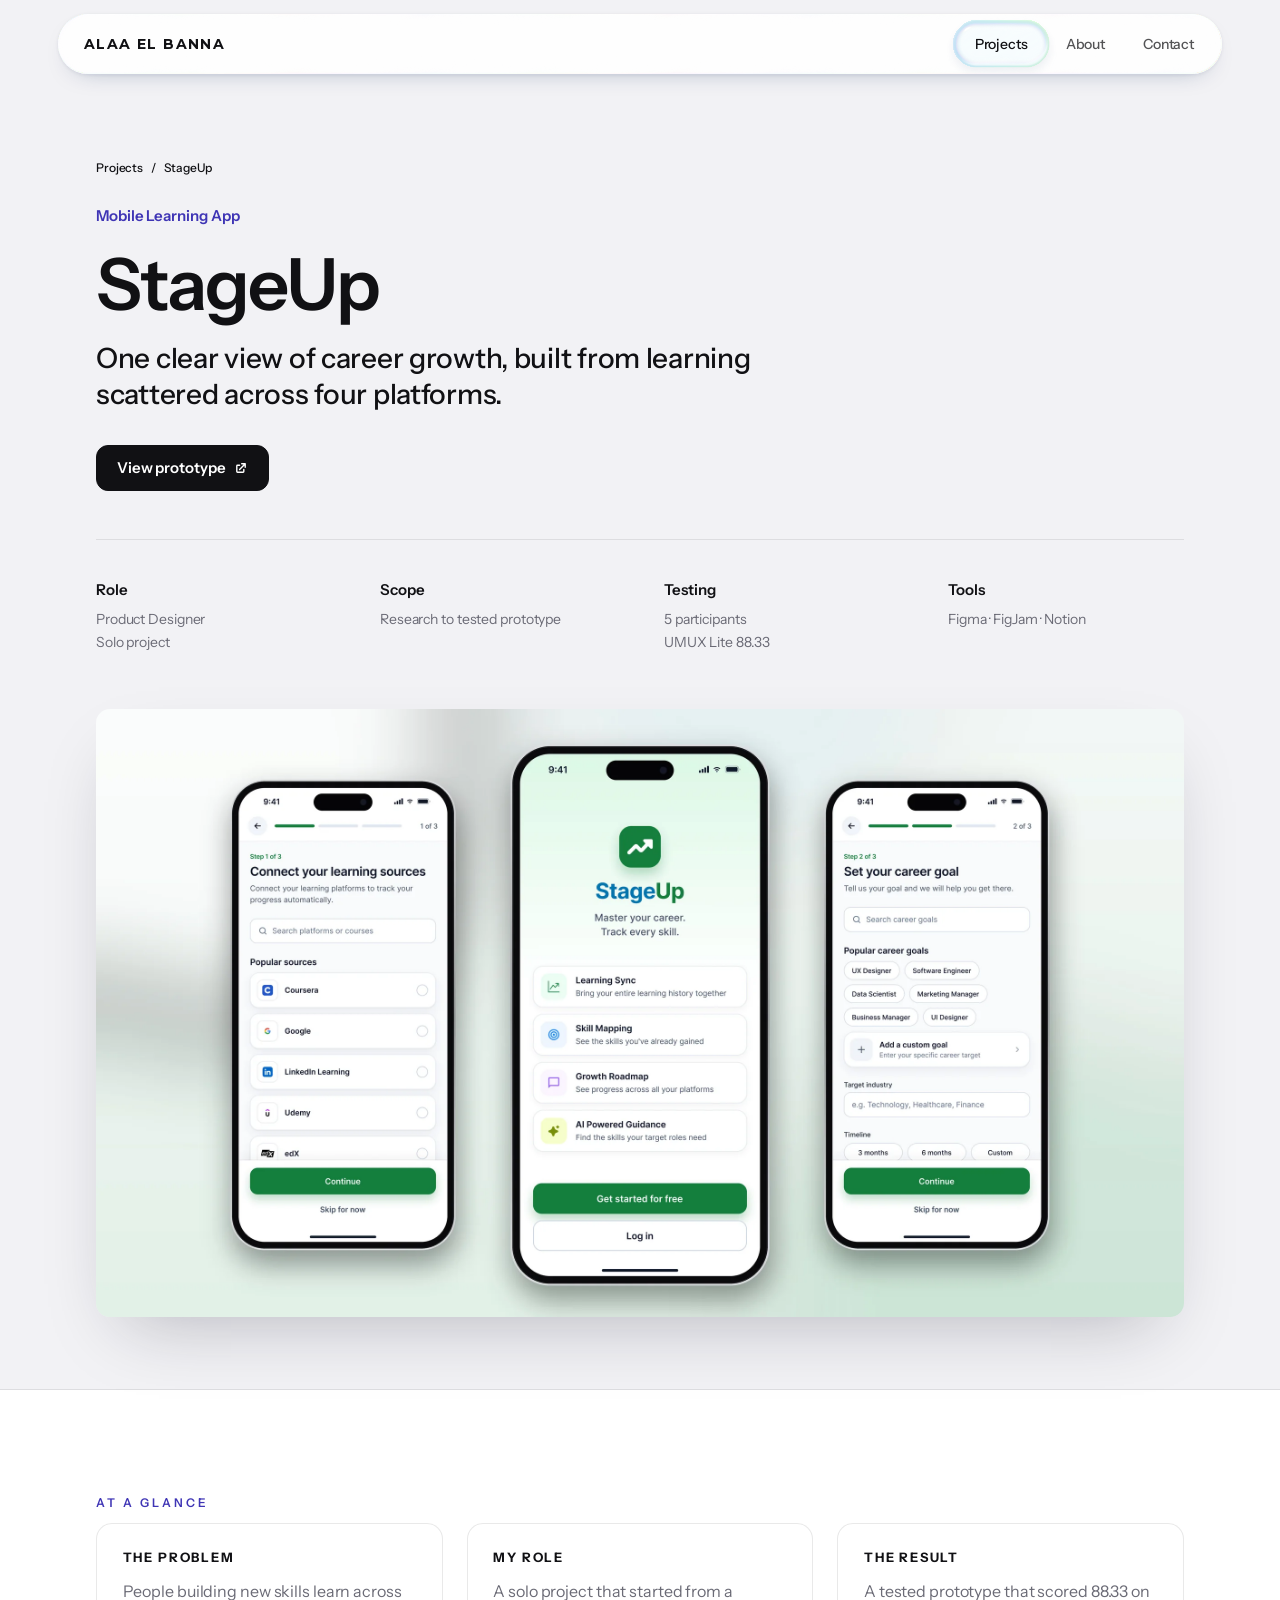
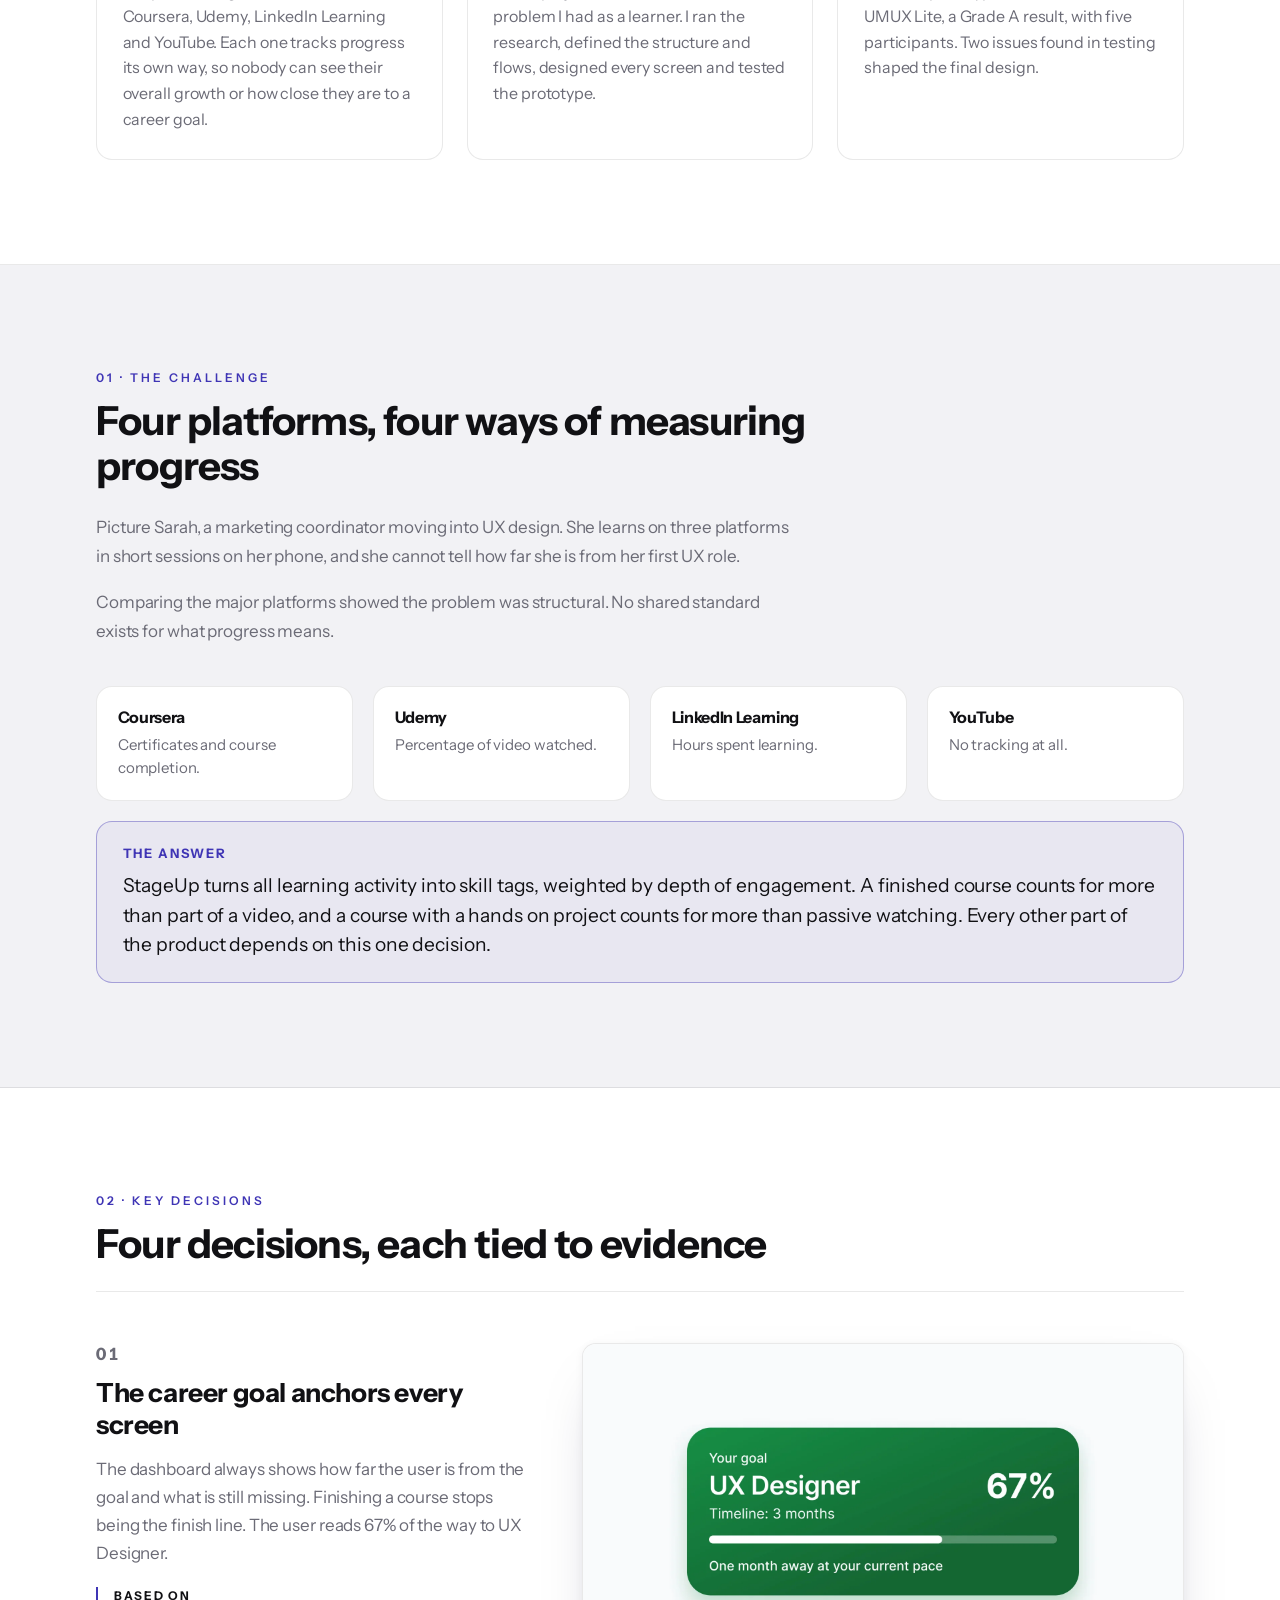
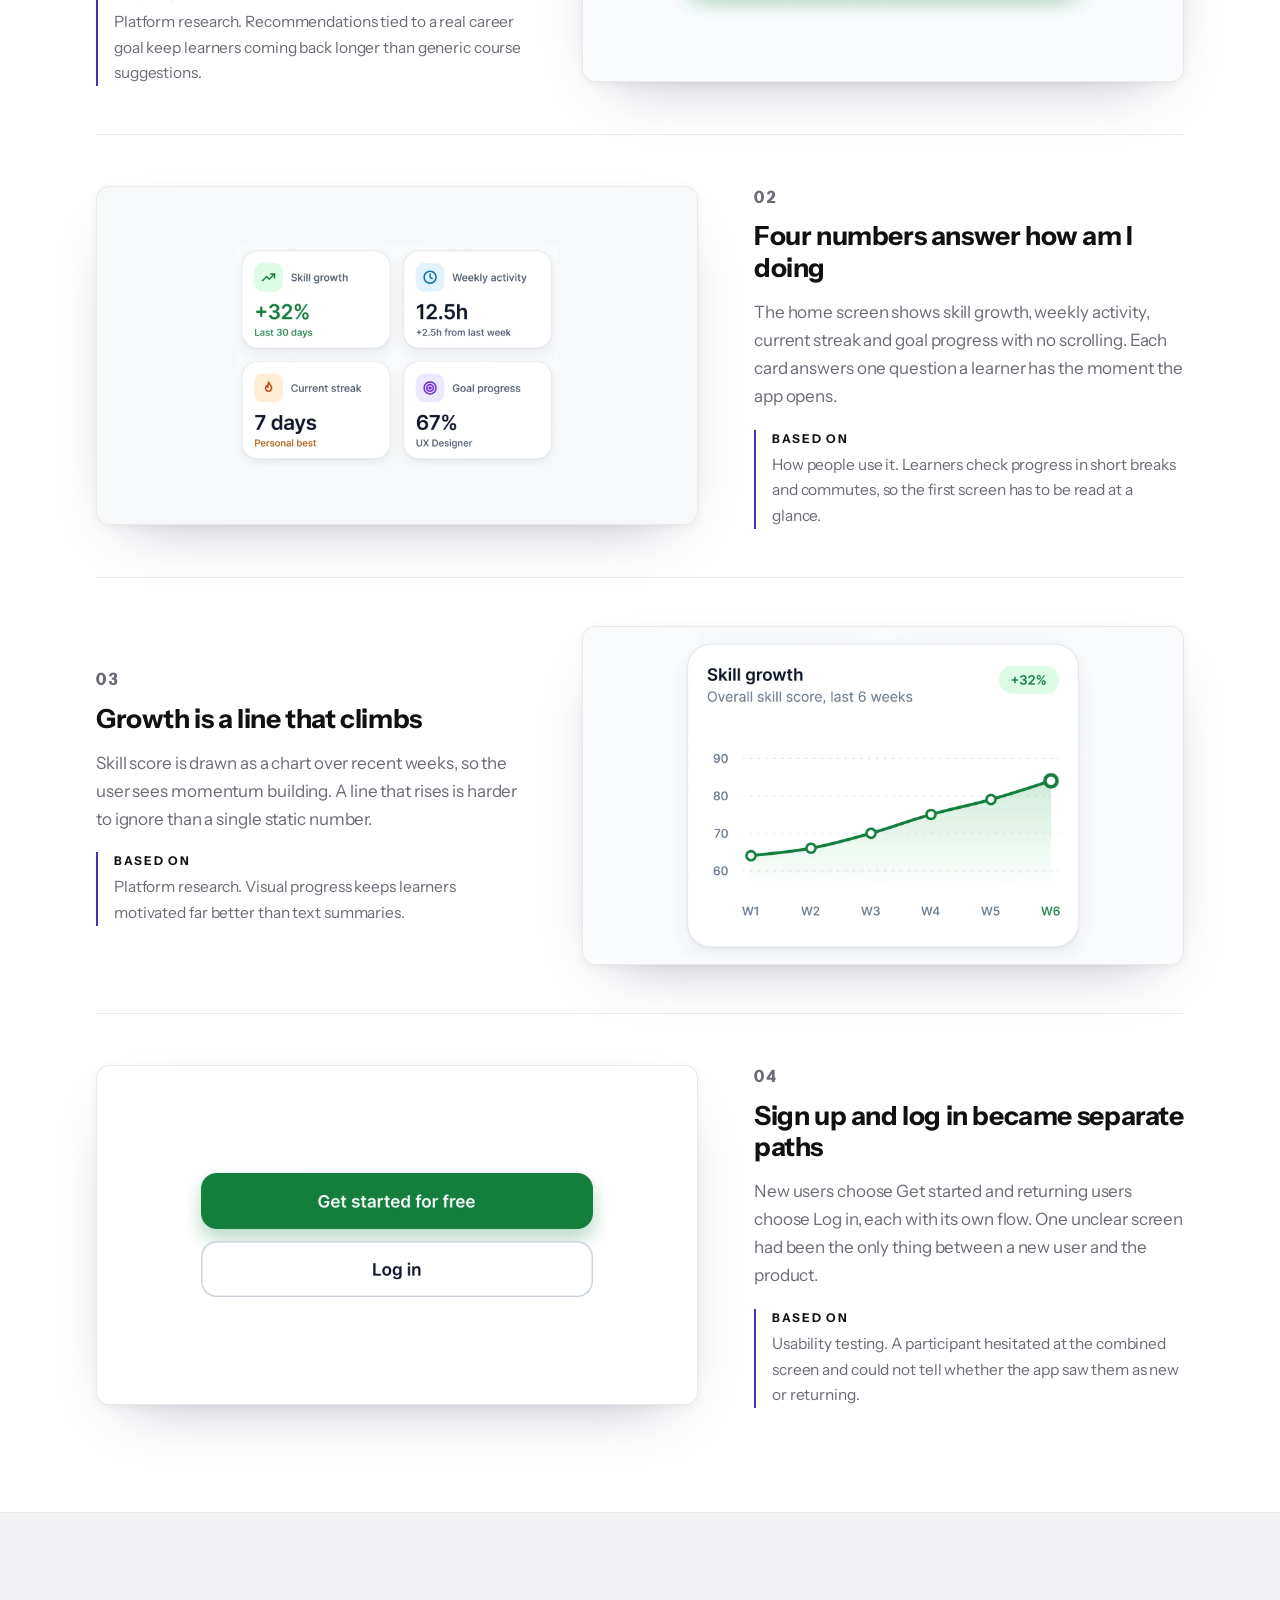
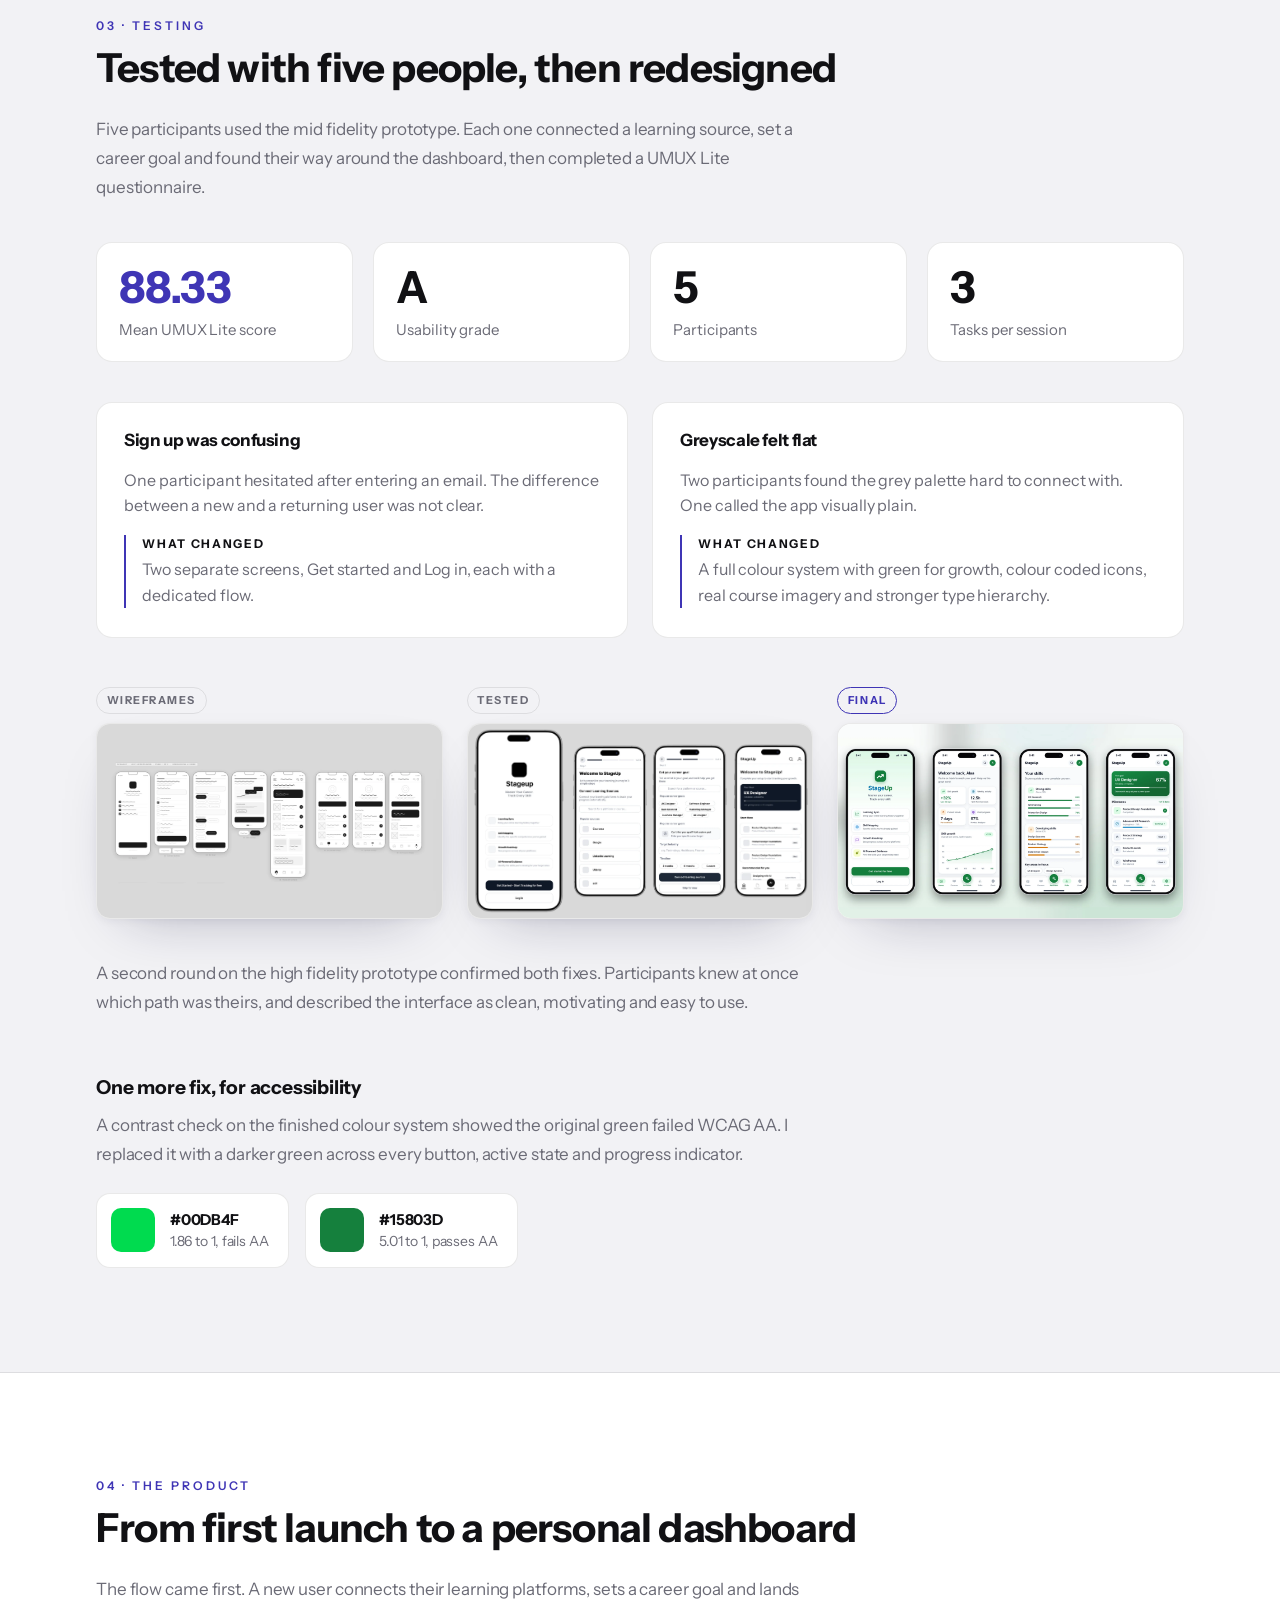
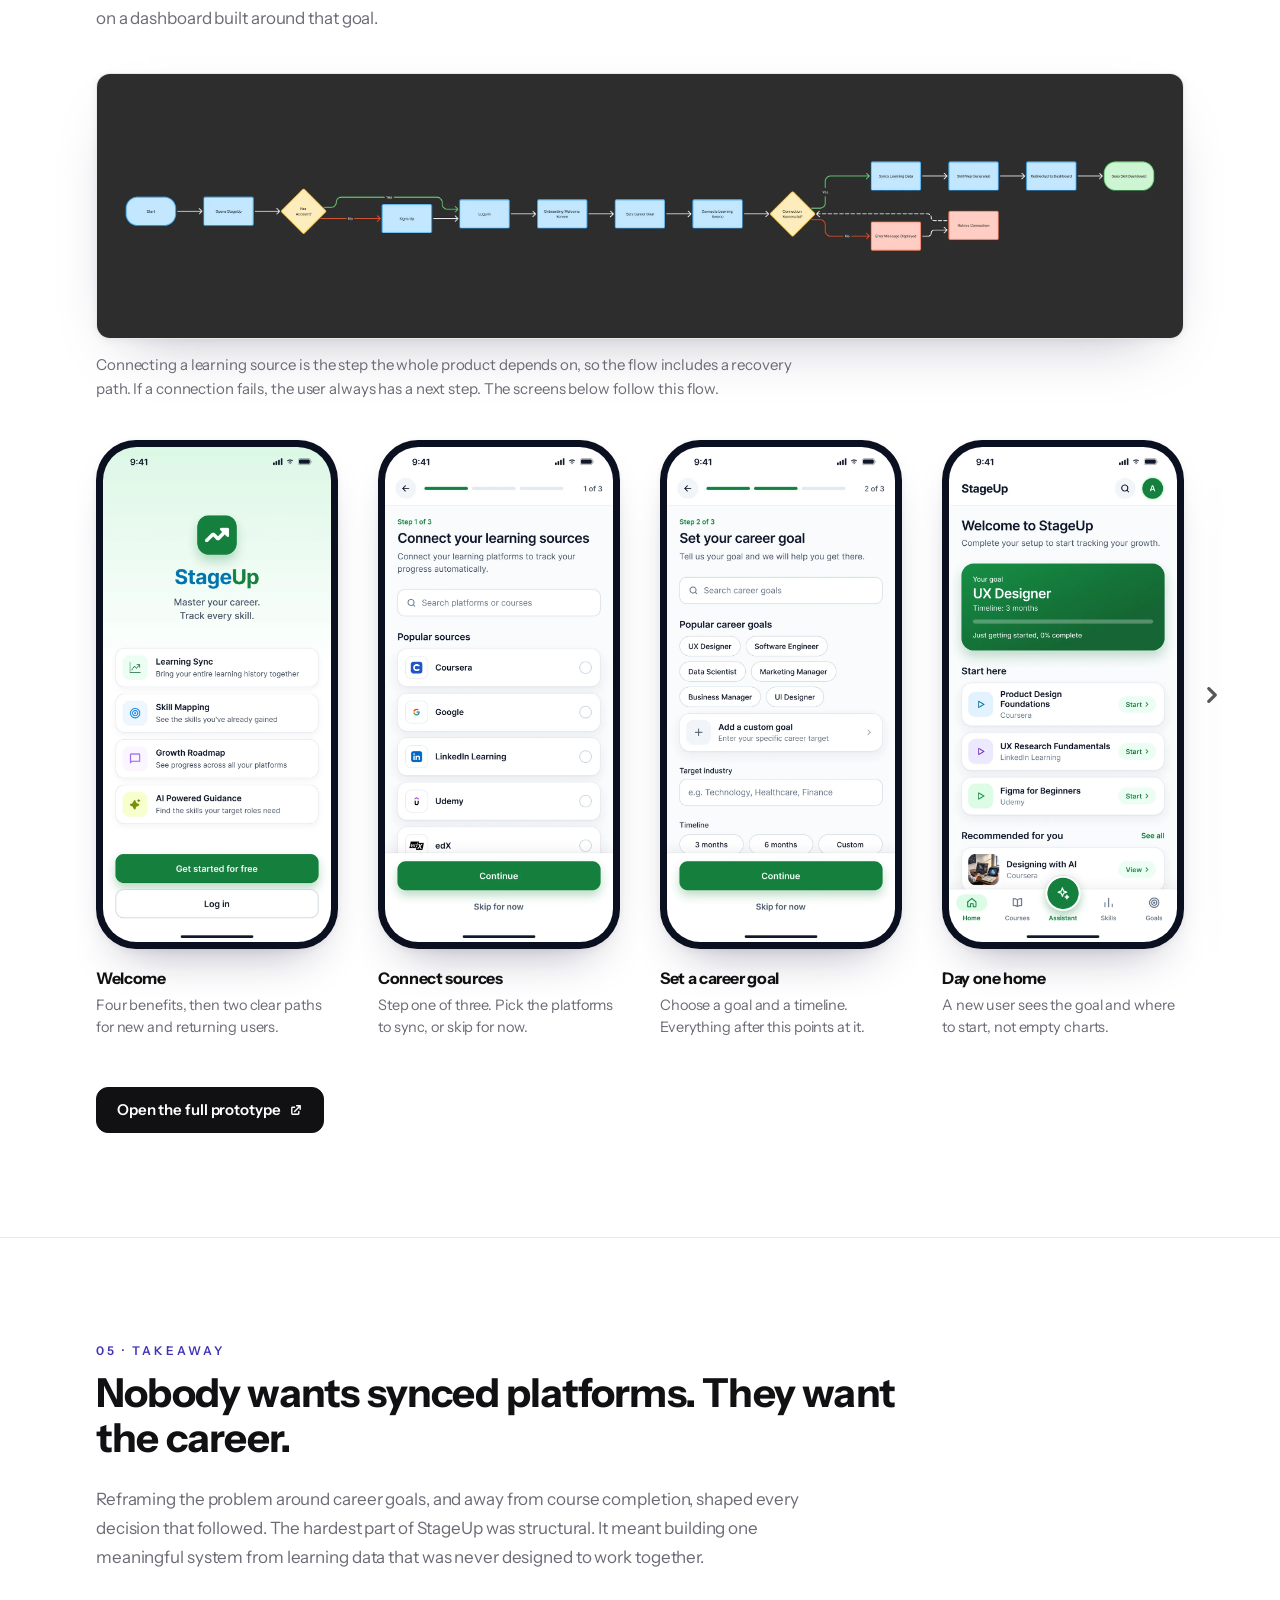
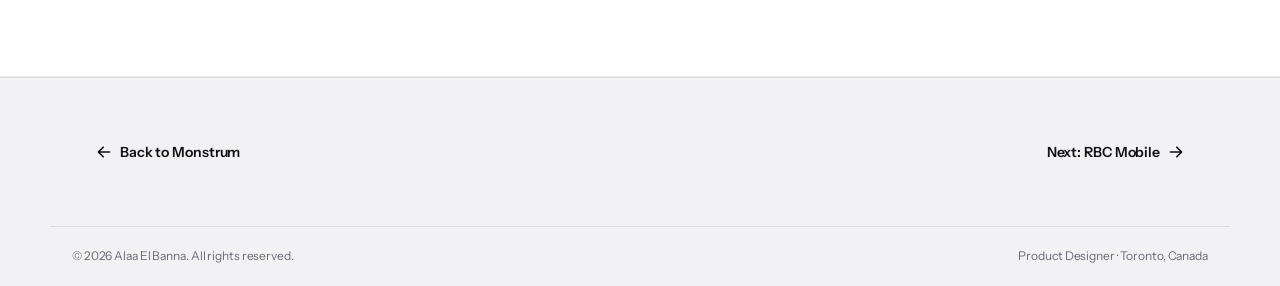
<file: stageup.html>
<!DOCTYPE html>
<html lang="en" class="scroll-smooth">
<head>
  <meta charset="UTF-8" />
  <meta name="viewport" content="width=device-width, initial-scale=1.0" />
  <title>StageUp | Alaa El Banna</title>
  <meta name="description" content="One clear view of career growth, built from learning scattered across four platforms. A product design case study by Alaa El Banna." />


  <link rel="preconnect" href="https://fonts.googleapis.com" />
  <link rel="preconnect" href="https://fonts.gstatic.com" crossorigin />
  <link rel="stylesheet" href="https://fonts.googleapis.com/css2?family=Instrument+Sans:wdth,wght@75..100,400..700&display=swap" />
  <link rel="stylesheet" href="fonts.css?v=1" />
  <link rel="stylesheet" href="tailwind.css?v=4" />
  <link rel="stylesheet" href="site.css?v=27" />
  <script defer src="liquid-nav.js?v=19"></script>
  <meta name="theme-color" content="#FBFBFD" />
  <style>
    /* Keep the logo on screen across page changes (Chrome, Edge, Safari 18.2+).
       Everything else still swaps instantly, exactly like a normal navigation. */
    @view-transition { navigation: auto; }
    #logo-link { view-transition-name: site-logo; }
    ::view-transition-group(*), ::view-transition-old(*), ::view-transition-new(*) { animation: none; }
    ::view-transition-old(site-logo) { display: none; }
  </style>

  <style>
    :root { --accent: #DC2626; }
    :root[data-theme="dark"] { --accent: #F87171; }

    .reveal { opacity:0; transform:translateY(20px); transition:opacity .6s ease,transform .6s ease; }
    .reveal.visible { opacity:1; transform:translateY(0); }
    .nav-link { position:relative; }
    .nav-link::after { content:''; position:absolute; bottom:-2px; left:0; width:0; height:1px; background:currentColor; transition:width .25s ease; }
    .nav-link:hover::after { width:100%; }

    /* Placeholder image block */
    .img-placeholder {
      width: 100%;
      background: color-mix(in oklab, var(--surface-alt) 80%, var(--border));
      border: 1.5px dashed var(--border);
      border-radius: 16px;
      display: flex;
      flex-direction: column;
      align-items: center;
      justify-content: center;
      gap: 8px;
      color: var(--secondary);
      font-size: 0.75rem;
      font-weight: 600;
      letter-spacing: 0.1em;
      text-transform: uppercase;
    }
    .img-placeholder svg { opacity: 0.3; }

    /* Feedback item — card style with red border */
    .feedback-item {
      background: var(--surface-alt);
      border: 1px solid color-mix(in oklab, var(--accent) 45%, transparent);
      border-radius: 16px;
      padding: 1.5rem 1.75rem;
    }

    /* Competitor card */
    .competitor-card { border: 1px solid var(--border); border-radius: 16px; overflow: hidden; flex: none; width: 320px; }
    @media (min-width: 640px) { .competitor-card { width: 380px; } }

    /* Horizontal scroll strip */
    .h-scroll { display: flex; gap: 1.5rem; overflow-x: auto; padding-bottom: 1rem; scroll-snap-type: x mandatory; -webkit-overflow-scrolling: touch; scrollbar-width: none; }
    .h-scroll::-webkit-scrollbar { display: none; }
    .h-scroll > * { scroll-snap-align: start; }

    /* Screen card in h-scroll */
    .screen-card { flex: none; width: 280px; display: flex; flex-direction: column; }
    @media (min-width: 640px) { .screen-card { width: 340px; } }
    .screen-card .card-text { height: 7.5rem; overflow: hidden; margin-bottom: 1rem; }

    /* ── Case study layout (rebuilt Nov 2026) ───────────────────────────── */
    .cs-wrap { max-width: 72rem; margin: 0 auto; padding: 0 1.5rem; }
    @media (min-width: 1024px) { .cs-wrap { padding: 0 2rem; } }
    .cs-sec { padding: 4.5rem 0; border-bottom: 1px solid var(--border); }
    @media (min-width: 768px) { .cs-sec { padding: 6.5rem 0; } }
    .cs-sec--alt { background: var(--surface-alt); }
    .cs-eyebrow { font-size: .75rem; font-weight: 600; letter-spacing: .25em; text-transform: uppercase; color: var(--accent); margin-bottom: .75rem; }
    .cs-h2 { font-size: clamp(1.75rem, 3.4vw, 2.5rem); font-weight: 700; letter-spacing: -.02em; line-height: 1.12; max-width: 20em; margin-bottom: 1.5rem; }
    .cs-p { font-size: 1.0625rem; line-height: 1.7; color: var(--secondary); max-width: 44rem; }
    .cs-p + .cs-p { margin-top: 1.1rem; }
    .cs-head { margin-bottom: 3rem; }

    /* hero additions */
    .cs-hero-line { font-size: clamp(1.25rem, 2.3vw, 1.75rem); line-height: 1.3; font-weight: 500; letter-spacing: -.01em; max-width: 26em; margin-top: 1.25rem; color: var(--primary); }
    .cs-actions { display: flex; flex-wrap: wrap; gap: .75rem; margin-top: 2rem; }
    .cs-btn { display: inline-flex; align-items: center; gap: .5rem; min-height: 46px; padding: 0 1.25rem; border-radius: 12px; font-size: .9375rem; font-weight: 600; border: 1px solid var(--primary); background: var(--primary); color: var(--surface, #fff); transition: transform .2s ease, opacity .2s ease; }
    .cs-btn:hover { transform: translateY(-1px); opacity: .92; }
    .cs-btn--ghost { background: transparent; color: var(--primary); border-color: var(--border); }
    .cs-btn:focus-visible { outline: 2px solid var(--accent); outline-offset: 3px; }

    /* screens */
    .cs-shot { margin: 0; border-radius: 14px; overflow: hidden; border: 1px solid var(--border); background: #fff; box-shadow: 0 24px 60px -32px rgba(20, 20, 60, .35), 0 2px 8px rgba(20, 20, 60, .05); }
    .cs-shot img { display: block; width: 100%; height: auto; }
    .cs-bar { display: flex; gap: 6px; align-items: center; height: 30px; padding: 0 12px; background: #F1F1F3; border-bottom: 1px solid #E4E4E8; }
    .cs-bar i { width: 9px; height: 9px; border-radius: 50%; background: #D3D3D9; display: block; }
    .cs-hero-band { background: var(--surface-alt); padding: 3.5rem 1.5rem 4.5rem; border-bottom: 1px solid var(--border); }
    .cs-hero-band .cs-shot { max-width: min(68rem, calc((100svh - 11.5rem) * 1.55)); margin: 0 auto; box-shadow: 0 30px 70px -28px rgba(20,20,40,.28); }

    /* at a glance */
    .cs-glance { display: grid; gap: 1.25rem; }
    @media (min-width: 860px) { .cs-glance { grid-template-columns: repeat(3, 1fr); gap: 1.5rem; } }
    .cs-glance > div { padding: 1.5rem 1.6rem 1.7rem; border: 1px solid var(--border); border-radius: 16px; background: var(--surface, #fff); }
    .cs-glance h3 { font-size: .8125rem; font-weight: 700; letter-spacing: .14em; text-transform: uppercase; margin-bottom: .7rem; }
    .cs-glance p { font-size: 1rem; line-height: 1.6; color: var(--secondary); }

    /* competitors */
    .cs-comp { display: grid; gap: 1.25rem; margin-top: 3rem; }
    @media (min-width: 860px) { .cs-comp { grid-template-columns: repeat(3, 1fr); } }
    .cs-comp figure { margin: 0; border: 1px solid var(--border); border-radius: 16px; overflow: hidden; background: var(--surface, #fff); }
    .cs-comp img { display: block; width: 100%; aspect-ratio: 16 / 10; object-fit: cover; object-position: left top; background: #fff; }
    .cs-comp figcaption { padding: 1.1rem 1.3rem 1.3rem; }
    .cs-comp h3 { font-size: 1.0625rem; font-weight: 700; margin-bottom: .3rem; }
    .cs-comp p { font-size: .9375rem; line-height: 1.55; color: var(--secondary); }
    .cs-gap { margin-top: 1.25rem; padding: 1.4rem 1.6rem; border-radius: 16px; border: 1px solid color-mix(in oklab, var(--accent) 40%, transparent); background: color-mix(in oklab, var(--accent) 5%, transparent); }
    .cs-gap strong { display: block; font-size: .8125rem; letter-spacing: .14em; text-transform: uppercase; color: var(--accent); margin-bottom: .45rem; }
    .cs-gap p { font-size: clamp(1.0625rem, 1.5vw, 1.25rem); line-height: 1.55; color: var(--primary); text-wrap: balance; }

    /* decisions */
    .cs-dec { display: grid; gap: 2rem; align-items: center; padding: 3rem 0; border-top: 1px solid var(--border); }
    .cs-dec:first-of-type { border-top: 0; padding-top: 0; }
    .cs-dec:last-of-type { padding-bottom: 0; }
    @media (min-width: 960px) { .cs-dec { grid-template-columns: minmax(0, 5fr) minmax(0, 7fr); gap: 3.5rem; } .cs-dec--flip { grid-template-columns: minmax(0, 7fr) minmax(0, 5fr); } .cs-dec--flip .cs-dec__text { order: 2; } .cs-dec--wide { grid-template-columns: minmax(0, 1fr); gap: 2.25rem; } .cs-dec--wide .cs-dec__text { max-width: 44rem; } .cs-dec--wide .cs-duo { grid-template-columns: 1fr 1fr; gap: 1.5rem; align-items: start; } }
    .cs-dec__num { font-size: .8125rem; font-weight: 700; letter-spacing: .14em; color: var(--accent); margin-bottom: .6rem; font-variant-numeric: tabular-nums; }
    .cs-dec h3 { font-size: clamp(1.3rem, 2.2vw, 1.65rem); font-weight: 700; letter-spacing: -.015em; line-height: 1.2; margin-bottom: .9rem; }
    .cs-dec p { font-size: 1.0625rem; line-height: 1.65; color: var(--secondary); }
    .cs-ruled { margin-top: 1.2rem; padding-left: 1rem; border-left: 2px solid var(--accent); }
    .cs-ruled span { display: block; font-size: .75rem; font-weight: 700; letter-spacing: .14em; text-transform: uppercase; color: var(--primary); margin-bottom: .3rem; }
    .cs-ruled p { font-size: .9688rem; }
    .cs-duo { display: grid; gap: 1rem; }

    /* wireframe to final */
    .cs-evo { display: grid; gap: 2.5rem; }
    .cs-evo__row { display: grid; gap: 1.5rem; }
    @media (min-width: 960px) { .cs-evo__row { grid-template-columns: minmax(0, 3fr) minmax(0, 4.5fr) minmax(0, 4.5fr); gap: 1.75rem; align-items: start; } }
    .cs-evo h3 { font-size: 1.2rem; font-weight: 700; letter-spacing: -.01em; line-height: 1.25; margin-bottom: .6rem; }
    .cs-evo p { font-size: 1rem; line-height: 1.6; color: var(--secondary); }
    .cs-evo figure { margin: 0; }
    .cs-evo .cs-shot img { aspect-ratio: 16 / 10; object-fit: cover; object-position: left top; }
    .cs-tag { display: inline-block; font-size: .6875rem; font-weight: 700; letter-spacing: .14em; text-transform: uppercase; padding: .28rem .6rem; border-radius: 999px; border: 1px solid var(--border); color: var(--secondary); margin-bottom: .6rem; }
    .cs-tag--final { border-color: var(--accent); color: var(--accent); }

    /* gallery */
    .screen-card.cs-card { width: min(78vw, 560px); }
    .cs-carousel { --cw: min(76vw, 760px); }
    .cs-carousel { --pad: 2.5rem; --fade: 11rem; }
    @media (max-width: 1279px) { .cs-carousel { --pad: 2rem; } .cs-carousel .scroll-btn { width: 32px; } .cs-carousel .scroll-btn--prev { left: -32px; } .cs-carousel .scroll-btn--next { right: -32px; } }
    @media (max-width: 1023px) { .cs-carousel .scroll-btn { width: 24px; } .cs-carousel .scroll-btn--prev { left: -24px; } .cs-carousel .scroll-btn--next { right: -24px; } }
    @media (max-width: 1023px) { .cs-carousel { --pad: 1.25rem; --fade: 2.5rem; } }
    .cs-carousel .h-scroll { gap: 3.5rem; padding: 1rem var(--pad) 2rem; margin: -1rem calc(var(--pad) * -1) 0; scroll-padding-inline: var(--pad); }
    .cs-carousel .h-scroll { -webkit-mask-image: linear-gradient(to right, transparent 0, #000 var(--pad), #000 calc(100% - var(--fade)), transparent 100%); mask-image: linear-gradient(to right, transparent 0, #000 var(--pad), #000 calc(100% - var(--fade)), transparent 100%); }
    .cs-carousel.at-end .h-scroll { -webkit-mask-image: linear-gradient(to left, transparent 0, #000 var(--pad), #000 calc(100% - var(--fade)), transparent 100%); mask-image: linear-gradient(to left, transparent 0, #000 var(--pad), #000 calc(100% - var(--fade)), transparent 100%); }
    .cs-carousel .h-scroll > .cs-card:last-child { scroll-snap-align: end; }
    .cs-carousel .h-scroll > .cs-card { width: var(--cw); flex: none; scroll-snap-align: start; transform-origin: left center; opacity: .3; filter: blur(1.5px); transform: scale(.96); transition: opacity .35s ease, filter .35s ease, transform .35s ease; cursor: pointer; }
    .cs-carousel .h-scroll > .cs-card.is-active { opacity: 1; filter: none; transform: none; cursor: auto; }
    .cs-carousel .h-scroll > .cs-card:not(.is-active) img { pointer-events: none; }
    .cs-carousel .scroll-btn { transition: opacity .25s ease, color .2s; }
    .cs-carousel .scroll-btn.is-hidden { opacity: 0; pointer-events: none; visibility: hidden; }
    .cs-carousel .card-text p { max-width: 38rem; }
    @media (prefers-reduced-motion: reduce) { .cs-carousel .h-scroll > .cs-card { transition: none; } }
    .screen-card.cs-card .card-text { height: auto; min-height: 5.2rem; margin-bottom: 0; margin-top: 1rem; overflow: visible; }
    .cs-card h3 { font-size: 1.0625rem; font-weight: 700; margin-bottom: .3rem; }
    .cs-card p { font-size: .9375rem; line-height: 1.55; color: var(--secondary); }
    .cs-card .cs-shot img { aspect-ratio: 16 / 10; object-fit: cover; object-position: left top; }
    .cs-cta { margin-top: 0; display: flex; flex-wrap: wrap; gap: 1rem 1.5rem; align-items: center; }
    .cs-cta p { font-size: 1rem; color: var(--secondary); }

    /* AI */
    .cs-two { display: grid; gap: 1.25rem; margin-top: 2.5rem; }
    @media (min-width: 860px) { .cs-two { grid-template-columns: 1fr 1fr; gap: 1.5rem; } }
    .cs-two > div { padding: 1.6rem 1.7rem 1.8rem; border: 1px solid var(--border); border-radius: 16px; background: var(--surface, #fff); }
    .cs-two h3 { font-size: 1.0625rem; font-weight: 700; margin-bottom: .9rem; }
    .cs-two ul { list-style: none; padding: 0; margin: 0; display: grid; gap: .7rem; }
    .cs-two li { position: relative; padding-left: 1.3rem; font-size: 1rem; line-height: 1.55; color: var(--secondary); }
    .cs-two li::before { content: ""; position: absolute; left: 0; top: .6em; width: 6px; height: 6px; border-radius: 50%; background: var(--accent); }

    /* takeaway */
    .cs-quote { font-size: clamp(1.5rem, 3.2vw, 2.4rem); font-weight: 600; letter-spacing: -.02em; line-height: 1.2; max-width: 22em; }
    .cs-quote + .cs-p { margin-top: 1.5rem; }

    /* StageUp additions */
    .cs-hero-band .cs-shot--plain { max-width: min(68rem, calc((100svh - 11.5rem) * 1.79)); }
    .cs-shot--plain { border: 0; background: transparent; }
    .cs-plats { display: grid; grid-template-columns: repeat(2, 1fr); gap: 1rem; margin-top: 2.5rem; }
    @media (min-width: 860px) { .cs-plats { grid-template-columns: repeat(4, 1fr); gap: 1.25rem; } }
    .cs-plats > div { padding: 1.2rem 1.3rem 1.3rem; border: 1px solid var(--border); border-radius: 16px; background: var(--surface, #fff); }
    .cs-plats h3 { font-size: 1rem; font-weight: 700; margin-bottom: .3rem; }
    .cs-plats p { font-size: .9375rem; line-height: 1.5; color: var(--secondary); }
    .cs-stats { display: grid; grid-template-columns: repeat(2, 1fr); gap: 1rem; margin-top: 2.5rem; }
    @media (min-width: 860px) { .cs-stats { grid-template-columns: repeat(4, 1fr); gap: 1.25rem; } }
    .cs-stats > div { padding: 1.4rem 1.4rem 1.3rem; border: 1px solid var(--border); border-radius: 16px; background: var(--surface, #fff); }
    .cs-stats strong { display: block; font-size: clamp(2rem, 4vw, 2.75rem); font-weight: 700; letter-spacing: -.03em; line-height: 1; color: var(--primary); }
    .cs-stats > div:first-child strong { color: var(--accent); }
    .cs-stats span { display: block; margin-top: .6rem; font-size: .9375rem; line-height: 1.4; color: var(--secondary); }
    .cs-two p { font-size: 1rem; line-height: 1.6; color: var(--secondary); }
    .cs-two .cs-ruled { margin-top: 1rem; }
    .cs-tri { display: grid; gap: 1.5rem; margin-top: 3rem; }
    @media (min-width: 860px) { .cs-tri { grid-template-columns: repeat(3, 1fr); } }
    .cs-tri figure { margin: 0; }
    .cs-tri .cs-shot img { aspect-ratio: 16 / 9; object-fit: cover; object-position: center; }
    .cs-sub { font-size: 1.2rem; font-weight: 700; letter-spacing: -.01em; margin: 3.5rem 0 .6rem; }
    .cs-swatches { display: flex; flex-wrap: wrap; align-items: stretch; gap: 1rem; margin-top: 1.5rem; }
    .cs-swatch { display: flex; align-items: center; gap: .9rem; padding: .9rem 1.2rem .9rem .9rem; border: 1px solid var(--border); border-radius: 14px; background: var(--surface, #fff); }
    .cs-swatch i { width: 2.75rem; height: 2.75rem; border-radius: 10px; flex: none; }
    .cs-swatch b { display: block; font-size: .9375rem; }
    .cs-swatch span { display: block; font-size: .875rem; color: var(--secondary); }
    .cs-wide { margin-top: 2.5rem; }
    .cs-wide figcaption { margin-top: .9rem; font-size: .9375rem; line-height: 1.55; color: var(--secondary); max-width: 44rem; }
    .cs-dec .cs-shot--plain img { border-radius: 14px; }
    .cs-gap p { text-wrap: wrap; }
    .cs-phones { --pad: 2.5rem; margin-top: 2.5rem; }
    @media (max-width: 1279px) { .cs-phones { --pad: 2rem; } .cs-phones .scroll-btn { width: 32px; } .cs-phones .scroll-btn--prev { left: -32px; } .cs-phones .scroll-btn--next { right: -32px; } }
    @media (max-width: 1023px) { .cs-phones { --pad: 1.25rem; } .cs-phones .scroll-btn { width: 24px; } .cs-phones .scroll-btn--prev { left: -24px; } .cs-phones .scroll-btn--next { right: -24px; } }
    .cs-phones .h-scroll { gap: var(--pad); padding: 1rem var(--pad) 2rem; margin: -1rem calc(var(--pad) * -1) 0; scroll-padding-inline: var(--pad); -webkit-mask-image: linear-gradient(to right, transparent 0, #000 var(--pad), #000 calc(100% - var(--pad)), transparent 100%); mask-image: linear-gradient(to right, transparent 0, #000 var(--pad), #000 calc(100% - var(--pad)), transparent 100%); }
    .cs-phones { --n: 4; }
    @media (max-width: 1023px) { .cs-phones { --n: 3; } }
    @media (max-width: 639px) { .cs-phones { --n: 2; } }
    .cs-phone { flex: none; width: calc((100% - (var(--n) - 1) * var(--pad)) / var(--n)); scroll-snap-align: start; }
    .cs-phone figure { max-width: 100%; }
    .cs-phone figure { margin: 0; padding: 7px; border-radius: 2.5rem; background: #0b1020; box-shadow: 0 24px 50px -28px rgba(20, 20, 60, .45), 0 2px 8px rgba(20, 20, 60, .06); }
    .cs-phone img { display: block; width: 100%; height: auto; border-radius: 2.1rem; }
    .cs-phone h3 { font-size: 1rem; font-weight: 700; margin: 1.1rem 0 .3rem; }
    .cs-phone p { font-size: .9063rem; line-height: 1.5; color: var(--secondary); }
    .cs-phones .scroll-btn.is-hidden { opacity: 0; pointer-events: none; visibility: hidden; }

    /* Lightbox */
    #img-lightbox { display:none; position:fixed; inset:0; z-index:9999; background:rgba(0,0,0,0.97); flex-direction:column; align-items:center; justify-content:flex-start; overflow-y:auto; cursor:zoom-out; }
    .lb-figure { display:flex; flex-direction:column; gap:14px; flex:none; }
    .lb-media { position:relative; display:flex; align-items:flex-start; }
    #img-lightbox-img { display:block; width:100%; height:auto; border-radius:12px; box-shadow:0 8px 64px rgba(0,0,0,0.6); }
    .lb-caption { width:100%; text-align:left; cursor:default; }
    .lb-cap-top { display:flex; align-items:flex-end; justify-content:space-between; gap:24px; margin-bottom:4px; }
    .lb-tag { font-size:.65rem; font-weight:600; letter-spacing:.18em; text-transform:uppercase; color:var(--accent); margin-bottom:4px; }
    .lb-title { font-size:1rem; font-weight:700; line-height:1.3; color:#FAFAFA; }
    .lb-count { flex:none; font-size:.75rem; font-weight:500; letter-spacing:.08em; color:rgba(250,250,250,.45); font-variant-numeric:tabular-nums; }
    .lb-desc { font-size:.85rem; line-height:1.5; color:rgba(250,250,250,.6); display:-webkit-box; -webkit-line-clamp:2; -webkit-box-orient:vertical; overflow:hidden; }
    .lb-nav { position:absolute; top:50%; transform:translateY(-50%); width:40px; height:40px; padding:0; background:none; border:none; color:#FAFAFA; opacity:.7; display:flex; align-items:center; justify-content:center; cursor:pointer; transition:color .2s, opacity .2s; }
    .lb-nav:hover { color:var(--accent); opacity:1; }
    .lb-nav[hidden] { display:none; }
    .lb-nav--prev { left:-56px; }
    .lb-nav--next { right:-56px; }
    .lb-close { position:fixed; top:16px; right:20px; width:40px; height:40px; padding:0; background:none; border:none; color:#FAFAFA; opacity:.7; display:flex; align-items:center; justify-content:center; cursor:pointer; transition:color .2s, opacity .2s; }
    .lb-close:hover { color:var(--accent); opacity:1; }
    @media (max-width: 767px) {
      .lb-figure { gap:12px; }
      .lb-title { font-size:.95rem; }
      .lb-desc { font-size:.8rem; }
      .lb-nav { width:28px; }
      .lb-nav--prev { left:-32px; }
      .lb-nav--next { right:-32px; }
      .lb-close { top:8px; right:8px; }
    }
    .zoomable { cursor:zoom-in !important; }

    /* Scroll wrap + arrow buttons */
    .scroll-wrap { position: relative; }
    .scroll-btn {
      position: absolute; top: 50%; transform: translateY(-50%); z-index: 10;
      width: 40px; height: 40px; padding: 0;
      background: none; border: none; color: var(--primary); opacity: .7;
      display: flex; align-items: center; justify-content: center;
      cursor: pointer; transition: color .2s, opacity .2s;
    }
    .scroll-btn:hover { color: var(--accent); opacity: 1; }
    .scroll-btn--prev { left: -48px; }
    .scroll-btn--next { right: -48px; }
    @media (max-width: 767px) {
      .scroll-btn { width: 24px; }
      .scroll-btn--prev { left: -24px; }
      .scroll-btn--next { right: -24px; }
    }
    .h-scroll { cursor: grab; user-select: none; }
    .h-scroll.is-dragging { cursor: grabbing; scroll-snap-type: none; }
  </style>
</head>

<body class="text-primary font-sans antialiased overflow-x-hidden">
  <!-- Lightbox -->
  <div id="img-lightbox" role="dialog" aria-modal="true" aria-label="Image preview">
    <button class="lb-close" aria-label="Close preview">
      <svg xmlns="http://www.w3.org/2000/svg" width="24" height="24" viewBox="0 0 24 24" fill="none" stroke="currentColor" stroke-width="2" stroke-linecap="round"><path d="M6 6l12 12M18 6L6 18"/></svg>
    </button>
    <div class="lb-figure" id="img-lightbox-figure">
      <div class="lb-media" id="img-lightbox-media">
        <button class="lb-nav lb-nav--prev" aria-label="Previous image">
          <svg xmlns="http://www.w3.org/2000/svg" width="32" height="32" viewBox="0 0 20 20" fill="currentColor"><path fill-rule="evenodd" d="M12.707 5.293a1 1 0 010 1.414L9.414 10l3.293 3.293a1 1 0 01-1.414 1.414l-4-4a1 1 0 010-1.414l4-4a1 1 0 011.414 0z" clip-rule="evenodd"/></svg>
        </button>
        <img id="img-lightbox-img" alt="" />
        <button class="lb-nav lb-nav--next" aria-label="Next image">
          <svg xmlns="http://www.w3.org/2000/svg" width="32" height="32" viewBox="0 0 20 20" fill="currentColor"><path fill-rule="evenodd" d="M7.293 14.707a1 1 0 010-1.414L10.586 10 7.293 6.707a1 1 0 011.414-1.414l4 4a1 1 0 010 1.414l-4 4a1 1 0 01-1.414 0z" clip-rule="evenodd"/></svg>
        </button>
      </div>
      <div class="lb-caption" id="img-lightbox-caption"></div>
    </div>
  </div>


  <!-- ─── NAVBAR ─────────────────────────────────────────────────────────── -->
  <header class="site-header">
    <nav class="liquid-nav" aria-label="Main" data-active="0">
      <!-- The bar's glass, water and drop are in the HTML so the bar is whole
           from the first frame (liquid-nav.js brings them to life) -->
      <span class="liquid-nav__glass" aria-hidden="true"></span>
      <canvas class="liquid-nav__water" aria-hidden="true"></canvas>
      <span class="liquid-nav__drop" aria-hidden="true"></span>
      <div class="site-brand">
        <a href="index.html" id="logo-link" class="text-sm font-700 tracking-widest uppercase text-primary select-none" style="display:inline-flex"><span id="ly1" style="display:inline-block"><span id="lx1" style="display:inline-block"><span id="ly2" style="display:inline-block"><span id="lr1" style="display:inline-block"><span id="lr2" style="display:inline-block">A</span></span></span></span></span><span>laa El Bann</span><span id="ry1" style="display:inline-block"><span id="rx1" style="display:inline-block"><span id="ry2" style="display:inline-block"><span id="rr1" style="display:inline-block"><span id="rr2" style="display:inline-block">a</span></span></span></span></span></a>
        <script src="logo-anim.js?v=7"></script>
      </div>
      <div class="liquid-nav__links">
        <a class="liquid-nav__item" href="index.html#projects" aria-current="location">Projects</a>
        <a class="liquid-nav__item" href="index.html#about">About</a>
        <a class="liquid-nav__item" href="index.html#contact">Contact</a>
      </div>
    </nav>
  </header>

  <main id="main">


  <!-- ─── HERO ───────────────────────────────────────────────────────────── -->
  <section class="relative pt-32 pb-12 md:pt-40 md:pb-14 bg-surface-alt overflow-hidden">
    <div class="max-w-6xl mx-auto px-6 lg:px-8 relative z-10">

      <div class="reveal flex items-center gap-2 text-xs text-secondary/60 font-500 mb-8">
        <a href="index.html#projects" class="hover:text-accent transition-colors cursor-pointer">Projects</a>
        <span>/</span>
        <span class="text-primary">StageUp</span>
      </div>

      <p class="reveal text-xs font-600 tracking-[0.25em] uppercase text-accent mb-6">Mobile Learning App</p>

      <h1 class="reveal text-5xl sm:text-6xl md:text-7xl font-800 leading-tight tracking-tight text-primary max-w-4xl" style="transition-delay:.1s">StageUp</h1>

      <p class="reveal cs-hero-line" style="transition-delay:.15s">One clear view of career growth, built from learning scattered across four platforms.</p>

      <div class="reveal cs-actions" style="transition-delay:.18s">
        <a class="cs-btn" href="https://www.figma.com/proto/l6Ii38tMQMS8XgUMwXT6dO/STAGEUP-FINAL?node-id=1-88&t=3u9mv1QqKXfNfY5C-1&scaling=scale-down&content-scaling=fixed&page-id=0%3A1&starting-point-node-id=1%3A88" target="_blank" rel="noopener noreferrer">View prototype <svg xmlns="http://www.w3.org/2000/svg" width="14" height="14" viewBox="0 0 20 20" fill="currentColor" aria-hidden="true"><path d="M11 3a1 1 0 100 2h2.586l-6.293 6.293a1 1 0 101.414 1.414L15 6.414V9a1 1 0 102 0V4a1 1 0 00-1-1h-5z"/><path d="M5 5a2 2 0 00-2 2v8a2 2 0 002 2h8a2 2 0 002-2v-3a1 1 0 10-2 0v3H5V7h3a1 1 0 000-2H5z"/></svg></a>
      </div>

      <div class="reveal grid grid-cols-2 sm:grid-cols-4 gap-x-12 gap-y-8 mt-12 pt-10 border-t border-border" style="transition-delay:.2s">
        <div class="min-w-0">
          <p class="text-sm font-bold uppercase tracking-wider text-primary mb-2">Role</p>
          <p class="text-sm font-normal text-secondary opacity-60 leading-relaxed">Product Designer<br>Solo project</p>
        </div>
        <div class="min-w-0">
          <p class="text-sm font-bold uppercase tracking-wider text-primary mb-2">Scope</p>
          <p class="text-sm font-normal text-secondary opacity-60 leading-relaxed">Research to tested prototype</p>
        </div>
        <div class="min-w-0">
          <p class="text-sm font-bold uppercase tracking-wider text-primary mb-2">Testing</p>
          <p class="text-sm font-normal text-secondary opacity-60 leading-relaxed">5 participants<br>UMUX Lite 88.33</p>
        </div>
        <div class="min-w-0">
          <p class="text-sm font-bold uppercase tracking-wider text-primary mb-2">Tools</p>
          <p class="text-sm font-normal text-secondary opacity-60 leading-relaxed">Figma · FigJam · Notion</p>
        </div>
      </div>
    </div>
  </section>

  <!-- The finished product, first -->
  <div class="cs-hero-band">
    <figure class="cs-shot cs-shot--plain"><img src="img/stageup/hero.webp" width="2400" height="1340" alt="Three StageUp screens showing connecting learning sources, the welcome screen and setting a career goal" class="zoomable" /></figure>
  </div>


  <!-- ─── AT A GLANCE ─────────────────────────────────────────────────────── -->
  <section class="cs-sec">
    <div class="cs-wrap">
      <p class="reveal cs-eyebrow">At a glance</p>
      <div class="reveal cs-glance">
        <div>
          <h3>The problem</h3>
          <p>People building new skills learn across Coursera, Udemy, LinkedIn Learning and YouTube. Each one tracks progress its own way, so nobody can see their overall growth or how close they are to a career goal.</p>
        </div>
        <div>
          <h3>My role</h3>
          <p>A solo project that started from a problem I had as a learner. I ran the research, defined the structure and flows, designed every screen and tested the prototype.</p>
        </div>
        <div>
          <h3>The result</h3>
          <p>A tested prototype that scored 88.33 on UMUX Lite, a Grade A result, with five participants. Two issues found in testing shaped the final design.</p>
        </div>
      </div>
    </div>
  </section>


  <!-- ─── 01 THE CHALLENGE ────────────────────────────────────────────────── -->
  <section class="cs-sec cs-sec--alt">
    <div class="cs-wrap">
      <div class="reveal">
        <p class="cs-eyebrow">01 · The challenge</p>
        <h2 class="cs-h2">Four platforms, four ways of measuring progress</h2>
        <p class="cs-p">Picture Sarah, a marketing coordinator moving into UX design. She learns on three platforms in short sessions on her phone, and she cannot tell how far she is from her first UX role.</p>
        <p class="cs-p">Comparing the major platforms showed the problem was structural. No shared standard exists for what progress means.</p>
      </div>

      <div class="reveal cs-plats">
        <div><h3>Coursera</h3><p>Certificates and course completion.</p></div>
        <div><h3>Udemy</h3><p>Percentage of video watched.</p></div>
        <div><h3>LinkedIn Learning</h3><p>Hours spent learning.</p></div>
        <div><h3>YouTube</h3><p>No tracking at all.</p></div>
      </div>

      <div class="reveal cs-gap">
        <strong>The answer</strong>
        <p>StageUp turns all learning activity into skill tags, weighted by depth of engagement. A finished course counts for more than part of a video, and a course with a hands on project counts for more than passive watching. Every other part of the product depends on this one decision.</p>
      </div>
    </div>
  </section>


  <!-- ─── 02 KEY DECISIONS ────────────────────────────────────────────────── -->
  <section class="cs-sec">
    <div class="cs-wrap">
      <div class="reveal">
        <p class="cs-eyebrow">02 · Key decisions</p>
        <h2 class="cs-h2">Four decisions, each tied to evidence</h2>
      </div>
      
      <div class="reveal cs-dec">
        <div class="cs-dec__text">
          <p class="cs-dec__num">01</p>
          <h3>The career goal anchors every screen</h3>
          <p>The dashboard always shows how far the user is from the goal and what is still missing. Finishing a course stops being the finish line. The user reads 67% of the way to UX Designer.</p>
          <div class="cs-ruled"><span>Based on</span><p>Platform research. Recommendations tied to a real career goal keep learners coming back longer than generic course suggestions.</p></div>
        </div>
        <figure class="cs-shot"><img src="img/stageup/careergoal.webp" width="1800" height="1013" alt="Goal card showing UX Designer at 67% with a three month timeline" class="zoomable" loading="lazy" decoding="async" /></figure>
      </div>
      
      <div class="reveal cs-dec cs-dec--flip">
        <div class="cs-dec__text">
          <p class="cs-dec__num">02</p>
          <h3>Four numbers answer how am I doing</h3>
          <p>The home screen shows skill growth, weekly activity, current streak and goal progress with no scrolling. Each card answers one question a learner has the moment the app opens.</p>
          <div class="cs-ruled"><span>Based on</span><p>How people use it. Learners check progress in short breaks and commutes, so the first screen has to be read at a glance.</p></div>
        </div>
        <figure class="cs-shot"><img src="img/stageup/keymetrics.webp" width="1800" height="1013" alt="Four metric cards for skill growth, weekly activity, current streak and goal progress" class="zoomable" loading="lazy" decoding="async" /></figure>
      </div>
      
      <div class="reveal cs-dec">
        <div class="cs-dec__text">
          <p class="cs-dec__num">03</p>
          <h3>Growth is a line that climbs</h3>
          <p>Skill score is drawn as a chart over recent weeks, so the user sees momentum building. A line that rises is harder to ignore than a single static number.</p>
          <div class="cs-ruled"><span>Based on</span><p>Platform research. Visual progress keeps learners motivated far better than text summaries.</p></div>
        </div>
        <figure class="cs-shot"><img src="img/stageup/skillgrowth.webp" width="1800" height="1013" alt="Skill growth chart rising week over week with a 32% increase" class="zoomable" loading="lazy" decoding="async" /></figure>
      </div>
      
      <div class="reveal cs-dec cs-dec--flip">
        <div class="cs-dec__text">
          <p class="cs-dec__num">04</p>
          <h3>Sign up and log in became separate paths</h3>
          <p>New users choose Get started and returning users choose Log in, each with its own flow. One unclear screen had been the only thing between a new user and the product.</p>
          <div class="cs-ruled"><span>Based on</span><p>Usability testing. A participant hesitated at the combined screen and could not tell whether the app saw them as new or returning.</p></div>
        </div>
        <figure class="cs-shot"><img src="img/stageup/aflow.webp" width="1800" height="1013" alt="Two buttons, Get started for free and Log in" class="zoomable" loading="lazy" decoding="async" /></figure>
      </div>
    </div>
  </section>


  <!-- ─── 03 TESTING ──────────────────────────────────────────────────────── -->
  <section class="cs-sec cs-sec--alt">
    <div class="cs-wrap">
      <div class="reveal">
        <p class="cs-eyebrow">03 · Testing</p>
        <h2 class="cs-h2">Tested with five people, then redesigned</h2>
        <p class="cs-p">Five participants used the mid fidelity prototype. Each one connected a learning source, set a career goal and found their way around the dashboard, then completed a UMUX Lite questionnaire.</p>
      </div>

      <div class="reveal cs-stats">
        <div><strong>88.33</strong><span>Mean UMUX Lite score</span></div>
        <div><strong>A</strong><span>Usability grade</span></div>
        <div><strong>5</strong><span>Participants</span></div>
        <div><strong>3</strong><span>Tasks per session</span></div>
      </div>

      <div class="reveal cs-two">
        <div>
          <h3>Sign up was confusing</h3>
          <p>One participant hesitated after entering an email. The difference between a new and a returning user was not clear.</p>
          <div class="cs-ruled"><span>What changed</span><p>Two separate screens, Get started and Log in, each with a dedicated flow.</p></div>
        </div>
        <div>
          <h3>Greyscale felt flat</h3>
          <p>Two participants found the grey palette hard to connect with. One called the app visually plain.</p>
          <div class="cs-ruled"><span>What changed</span><p>A full colour system with green for growth, colour coded icons, real course imagery and stronger type hierarchy.</p></div>
        </div>
      </div>

      <div class="reveal cs-tri">
        <figure><span class="cs-tag">Wireframes</span><figure class="cs-shot"><img src="img/stageup/low.webp" width="1920" height="1080" alt="Low fidelity wireframes of onboarding, home, dashboard and profile" class="zoomable" loading="lazy" decoding="async" /></figure></figure>
        <figure><span class="cs-tag">Tested</span><figure class="cs-shot"><img src="img/stageup/mid.webp" width="1835" height="943" alt="Mid fidelity greyscale prototype used in testing" class="zoomable" loading="lazy" decoding="async" /></figure></figure>
        <figure><span class="cs-tag cs-tag--final">Final</span><figure class="cs-shot"><img src="img/stageup/high.webp" width="2400" height="1340" alt="High fidelity screens with the green colour system" class="zoomable" loading="lazy" decoding="async" /></figure></figure>
      </div>

      <p class="reveal cs-p" style="margin-top:2.5rem">A second round on the high fidelity prototype confirmed both fixes. Participants knew at once which path was theirs, and described the interface as clean, motivating and easy to use.</p>

      <div class="reveal">
        <h3 class="cs-sub">One more fix, for accessibility</h3>
        <p class="cs-p">A contrast check on the finished colour system showed the original green failed WCAG AA. I replaced it with a darker green across every button, active state and progress indicator.</p>
        <div class="cs-swatches">
          <div class="cs-swatch"><i style="background:#00DB4F"></i><div><b>#00DB4F</b><span>1.86 to 1, fails AA</span></div></div>
          <div class="cs-swatch"><i style="background:#15803D"></i><div><b>#15803D</b><span>5.01 to 1, passes AA</span></div></div>
        </div>
      </div>
    </div>
  </section>


  <!-- ─── 04 THE PRODUCT ──────────────────────────────────────────────────── -->
  <section class="cs-sec">
    <div class="cs-wrap">
      <div class="reveal">
        <p class="cs-eyebrow">04 · The product</p>
        <h2 class="cs-h2">From first launch to a personal dashboard</h2>
        <p class="cs-p">The flow came first. A new user connects their learning platforms, sets a career goal and lands on a dashboard built around that goal.</p>
      </div>

      <figure class="reveal cs-wide">
        <figure class="cs-shot"><img src="img/stageup/flow.webp" width="3200" height="779" alt="User flow for connecting a learning source, including a recovery path when the connection fails" class="zoomable" loading="lazy" decoding="async" /></figure>
        <figcaption>Connecting a learning source is the step the whole product depends on, so the flow includes a recovery path. If a connection fails, the user always has a next step. The screens below follow this flow.</figcaption>
      </figure>

      <div class="scroll-wrap cs-phones reveal">
        <button class="scroll-btn scroll-btn--prev is-hidden" aria-label="Previous screens"><svg xmlns="http://www.w3.org/2000/svg" width="32" height="32" viewBox="0 0 20 20" fill="currentColor"><path fill-rule="evenodd" d="M12.707 5.293a1 1 0 010 1.414L9.414 10l3.293 3.293a1 1 0 01-1.414 1.414l-4-4a1 1 0 010-1.414l4-4a1 1 0 011.414 0z" clip-rule="evenodd"/></svg></button>
        <div class="h-scroll" tabindex="0" role="region" aria-label="Product screens, scrolls sideways">
          <div class="cs-phone">
            <figure><img src="img/stageup/s-welcome.webp" width="770" height="1673" alt="Welcome screen with four benefits and separate Get started and Log in buttons" class="zoomable" loading="lazy" decoding="async" /></figure>
            <h3>Welcome</h3><p>Four benefits, then two clear paths for new and returning users.</p>
          </div>
          <div class="cs-phone">
            <figure><img src="img/stageup/s-sources.webp" width="770" height="1673" alt="Setup step one, connect your learning sources" class="zoomable" loading="lazy" decoding="async" /></figure>
            <h3>Connect sources</h3><p>Step one of three. Pick the platforms to sync, or skip for now.</p>
          </div>
          <div class="cs-phone">
            <figure><img src="img/stageup/s-goal.webp" width="770" height="1673" alt="Setup step two, set your career goal with popular goals and a timeline" class="zoomable" loading="lazy" decoding="async" /></figure>
            <h3>Set a career goal</h3><p>Choose a goal and a timeline. Everything after this points at it.</p>
          </div>
          <div class="cs-phone">
            <figure><img src="img/stageup/s-newhome.webp" width="770" height="1673" alt="Home screen for a new user with the goal at 0% and three courses to start" class="zoomable" loading="lazy" decoding="async" /></figure>
            <h3>Day one home</h3><p>A new user sees the goal and where to start, not empty charts.</p>
          </div>
          <div class="cs-phone">
            <figure><img src="img/stageup/s-home.webp" width="770" height="1673" alt="Home screen with four metric cards and the skill growth chart" class="zoomable" loading="lazy" decoding="async" /></figure>
            <h3>Home</h3><p>Four numbers and one chart answer how am I doing.</p>
          </div>
          <div class="cs-phone">
            <figure><img src="img/stageup/s-courses.webp" width="770" height="1673" alt="My courses screen with three courses in progress from different platforms" class="zoomable" loading="lazy" decoding="async" /></figure>
            <h3>Courses</h3><p>Courses from every platform in one list, with time remaining.</p>
          </div>
          <div class="cs-phone">
            <figure><img src="img/stageup/s-skills.webp" width="770" height="1673" alt="Your skills screen split into strong skills and developing skills" class="zoomable" loading="lazy" decoding="async" /></figure>
            <h3>Skills</h3><p>Strong and developing skills, scored from all learning activity.</p>
          </div>
          <div class="cs-phone">
            <figure><img src="img/stageup/s-goals.webp" width="770" height="1673" alt="Goals screen showing UX Designer at 67% with five milestones" class="zoomable" loading="lazy" decoding="async" /></figure>
            <h3>Goal</h3><p>Progress toward the role, broken into milestones.</p>
          </div>
        </div>
        <button class="scroll-btn scroll-btn--next" aria-label="Next screens"><svg xmlns="http://www.w3.org/2000/svg" width="32" height="32" viewBox="0 0 20 20" fill="currentColor"><path fill-rule="evenodd" d="M7.293 14.707a1 1 0 010-1.414L10.586 10 7.293 6.707a1 1 0 011.414-1.414l4 4a1 1 0 010 1.414l-4 4a1 1 0 01-1.414 0z" clip-rule="evenodd"/></svg></button>
      </div>

      <div class="reveal cs-cta" style="margin-top:1rem">
        <a class="cs-btn" href="https://www.figma.com/proto/l6Ii38tMQMS8XgUMwXT6dO/STAGEUP-FINAL?node-id=1-88&t=3u9mv1QqKXfNfY5C-1&scaling=scale-down&content-scaling=fixed&page-id=0%3A1&starting-point-node-id=1%3A88" target="_blank" rel="noopener noreferrer">Open the full prototype <svg xmlns="http://www.w3.org/2000/svg" width="14" height="14" viewBox="0 0 20 20" fill="currentColor" aria-hidden="true"><path d="M11 3a1 1 0 100 2h2.586l-6.293 6.293a1 1 0 101.414 1.414L15 6.414V9a1 1 0 102 0V4a1 1 0 00-1-1h-5z"/><path d="M5 5a2 2 0 00-2 2v8a2 2 0 002 2h8a2 2 0 002-2v-3a1 1 0 10-2 0v3H5V7h3a1 1 0 000-2H5z"/></svg></a>
      </div>
    </div>
  </section>


  <!-- ─── 05 TAKEAWAY ─────────────────────────────────────────────────────── -->
  <section class="cs-sec">
    <div class="cs-wrap">
      <div class="reveal">
        <p class="cs-eyebrow">05 · Takeaway</p>
        <h2 class="cs-h2">Nobody wants synced platforms. They want the career.</h2>
        <p class="cs-p">Reframing the problem around career goals, and away from course completion, shaped every decision that followed. The hardest part of StageUp was structural. It meant building one meaningful system from learning data that was never designed to work together.</p>
      </div>
    </div>
  </section>


  <!-- ─── NEXT PROJECT ──────────────────────────────────────────────────────── -->
  <section class="relative py-16 border-t border-border bg-surface-alt overflow-hidden">
    <div class="dot-patch dot-patch--sm" style="top: 10%; left: 6%;" aria-hidden="true"></div>
    <div class="max-w-6xl mx-auto px-6 lg:px-8 flex flex-col sm:flex-row items-center justify-between gap-6 relative z-10">
      <a href="monstrum.html" class="text-sm font-600 text-secondary/50 hover:text-primary transition-colors cursor-pointer flex items-center gap-2">
        <svg xmlns="http://www.w3.org/2000/svg" class="w-4 h-4" viewBox="0 0 20 20" fill="currentColor">
          <path fill-rule="evenodd" d="M9.707 16.707a1 1 0 01-1.414 0l-6-6a1 1 0 010-1.414l6-6a1 1 0 011.414 1.414L5.414 9H17a1 1 0 110 2H5.414l4.293 4.293a1 1 0 010 1.414z" clip-rule="evenodd" />
        </svg>
        Back to Monstrum
      </a>
      <a href="rbc.html" class="text-sm font-600 text-primary hover:text-accent transition-colors cursor-pointer flex items-center gap-2">
        Next: RBC Mobile
        <svg xmlns="http://www.w3.org/2000/svg" class="w-4 h-4" viewBox="0 0 20 20" fill="currentColor">
          <path fill-rule="evenodd" d="M10.293 3.293a1 1 0 011.414 0l6 6a1 1 0 010 1.414l-6 6a1 1 0 01-1.414-1.414L14.586 11H3a1 1 0 110-2h11.586l-4.293-4.293a1 1 0 010-1.414z" clip-rule="evenodd" />
        </svg>
      </a>
    </div>
  </section>

  </main>

  <!-- ─── FOOTER ─────────────────────────────────────────────────────────── -->
  <footer class="site-footer">
    <div class="site-wrap site-footer__inner">
      <p>© 2026 Alaa El Banna. All rights reserved.</p>
      <p>Product Designer · Toronto, Canada</p>
    </div>
  </footer>

  <script>
    // Lightbox
    var lb = document.getElementById('img-lightbox');
    var lbImg = document.getElementById('img-lightbox-img');
    var lbCap = document.getElementById('img-lightbox-caption');
    var lbPrev = lb.querySelector('.lb-nav--prev');
    var lbNext = lb.querySelector('.lb-nav--next');
    var lbGroup = [], lbIndex = 0;

    function lbText(el) { return el ? el.textContent.replace(/\s+/g, ' ').trim() : ''; }

    function lbEl(tag, cls, text) {
      var el = document.createElement(tag);
      el.className = cls;
      if (text) el.textContent = text;
      return el;
    }

    function lbRenderCaption(img, i) {
      var card = img.closest('.competitor-card, .screen-card');
      if (!card) { lbCap.replaceChildren(); return; }
      var ps = card.querySelectorAll('p');
      var title = lbText(card.querySelector('h3')), tag = '', desc = '';
      if (card.classList.contains('competitor-card')) { tag = lbText(ps[0]); desc = lbText(ps[1]); }
      else { desc = lbText(ps[0]); }
      var top = lbEl('div', 'lb-cap-top');
      var head = lbEl('div', '');
      if (tag) head.appendChild(lbEl('p', 'lb-tag', tag));
      head.appendChild(lbEl('h3', 'lb-title', title));
      top.appendChild(head);
      if (lbGroup.length > 1) top.appendChild(lbEl('span', 'lb-count', (i + 1) + ' / ' + lbGroup.length));
      lbCap.replaceChildren(top);
      if (desc) lbCap.appendChild(lbEl('p', 'lb-desc', desc));
    }

    function lbShow(i) {
      lbIndex = i;
      var img = lbGroup[i];
      lbImg.src = img.src;
      lbImg.alt = img.alt;
      lbRenderCaption(img, i);
      lbPrev.hidden = i === 0;
      lbNext.hidden = i === lbGroup.length - 1;
    }

    // Every image in a group gets the same width, image area and caption height, so
    // stepping through never shifts anything. The block is then centred vertically.
    var lbFig = document.getElementById('img-lightbox-figure');
    var lbMedia = document.getElementById('img-lightbox-media');
    function lbCaptionHeight(w) {
      lbFig.style.width = w + 'px';
      lbCap.style.minHeight = '';
      var h = 0;
      lbGroup.forEach(function(g, i) { lbRenderCaption(g, i); h = Math.max(h, Math.ceil(lbCap.getBoundingClientRect().height)); });
      return h;
    }
    function lbLayout() {
      var mobile = window.innerWidth < 768;
      // UX Flows have no card text, so their images get the full height
      var hasCaption = lbGroup.some(function(g) { return g.closest('.competitor-card, .screen-card'); });
      var margin = mobile ? 24 : 32, gap = hasCaption ? (mobile ? 12 : 14) : 0;
      lbCap.hidden = !hasCaption;
      var maxW = Math.min(window.innerWidth - (mobile ? 72 : 176), 1680);
      var ratios = lbGroup.map(function(g) { return (g.naturalWidth / g.naturalHeight) || 1.6; });
      function fit(capH) {
        var availH = window.innerHeight - 2 * margin - gap - capH - 2;
        var w = maxW;
        ratios.forEach(function(r) { w = Math.min(w, availH * r); });
        return Math.max(200, Math.floor(w));
      }
      var w = fit(hasCaption ? (mobile ? 160 : 110) : 0);
      var capH = 0;
      if (hasCaption) {
        capH = lbCaptionHeight(w);
        w = fit(capH);
        capH = lbCaptionHeight(w);
      } else {
        lbFig.style.width = w + 'px';
      }
      var tallest = Math.ceil(Math.max.apply(null, ratios.map(function(r) { return w / r; })));
      lbMedia.style.height = tallest + 'px';
      lbCap.style.minHeight = capH + 'px';
      // Floor and shave a pixel so sub-pixel rounding never triggers a scrollbar that shifts the image
      var pad = Math.max(margin, Math.floor((window.innerHeight - tallest - gap - capH) / 2) - 1);
      lb.style.padding = pad + 'px 0';
    }

    function lbClose() { lb.style.display = 'none'; document.body.style.overflow = ''; }

    document.querySelectorAll('.zoomable').forEach(function(img) {
      img.addEventListener('click', function() {
        var container = img.closest('.h-scroll') || img.parentElement;
        lbGroup = Array.from(container.querySelectorAll('.zoomable'));
        lb.style.display = 'flex';
        document.body.style.overflow = 'hidden';
        lbLayout();
        lbShow(lbGroup.indexOf(img));
      });
    });
    window.addEventListener('resize', function() {
      if (lb.style.display !== 'flex') return;
      lbLayout();
      lbShow(lbIndex);
    });
    lbPrev.addEventListener('click', function(e) { e.stopPropagation(); if (lbIndex > 0) lbShow(lbIndex - 1); });
    lbNext.addEventListener('click', function(e) { e.stopPropagation(); if (lbIndex < lbGroup.length - 1) lbShow(lbIndex + 1); });
    lbCap.addEventListener('click', function(e) { e.stopPropagation(); });
    lb.addEventListener('click', lbClose);
    document.addEventListener('keydown', function(e) {
      if (lb.style.display !== 'flex') return;
      if (e.key === 'Escape') lbClose();
      else if (e.key === 'ArrowLeft' && lbIndex > 0) { e.preventDefault(); lbShow(lbIndex - 1); }
      else if (e.key === 'ArrowRight' && lbIndex < lbGroup.length - 1) { e.preventDefault(); lbShow(lbIndex + 1); }
    });

    // Drag-to-scroll + arrow navigation for all .scroll-wrap containers
    document.querySelectorAll('.scroll-wrap').forEach(function(wrap) {
      var track = wrap.querySelector('.h-scroll');
      var btnPrev = wrap.querySelector('.scroll-btn--prev');
      var btnNext = wrap.querySelector('.scroll-btn--next');
      if (!track) return;

      // Center arrows on the images, not the whole card (cards include text above/below)
      function centerArrows() {
        var img = track.querySelector('img');
        if (!img) return;
        var r = img.getBoundingClientRect();
        var top = (r.top - wrap.getBoundingClientRect().top + r.height / 2) + 'px';
        if (btnPrev) btnPrev.style.top = top;
        if (btnNext) btnNext.style.top = top;
      }
      centerArrows();
      track.querySelectorAll('img').forEach(function(i) { i.addEventListener('load', centerArrows); });
      window.addEventListener('load', centerArrows);
      window.addEventListener('resize', centerArrows);

      function cardWidth() {
        var first = track.children[0];
        if (!first) return 320;
        var gap = parseInt(getComputedStyle(track).gap) || 24;
        return first.offsetWidth + gap;
      }

      if (btnPrev) btnPrev.addEventListener('click', function() {
        track.scrollBy({ left: -cardWidth(), behavior: 'smooth' });
      });
      if (btnNext) btnNext.addEventListener('click', function() {
        track.scrollBy({ left: cardWidth(), behavior: 'smooth' });
      });

      var isDown = false, moved = false, startX, scrollLeft;
      // A drag that ends over an image would otherwise fire a click and open the preview
      track.addEventListener('click', function(e) {
        if (moved) { e.stopPropagation(); e.preventDefault(); moved = false; }
      }, true);
      track.addEventListener('mousedown', function(e) {
        isDown = true;
        moved = false;
        track.classList.add('is-dragging');
        startX = e.pageX - track.getBoundingClientRect().left;
        scrollLeft = track.scrollLeft;
        e.preventDefault();
      });
      document.addEventListener('mouseup', function() {
        if (!isDown) return;
        isDown = false;
        track.classList.remove('is-dragging');
      });
      track.addEventListener('mousemove', function(e) {
        if (!isDown) return;
        e.preventDefault();
        var x = e.pageX - track.getBoundingClientRect().left;
        if (Math.abs(x - startX) > 5) moved = true;
        track.scrollLeft = scrollLeft - (x - startX);
      });
    });

    const observer = new IntersectionObserver(
      entries => entries.forEach(e => { if (e.isIntersecting) e.target.classList.add('visible'); }),
      { threshold: 0.1, rootMargin: '0px 0px -40px 0px' }
    );
    document.querySelectorAll('.reveal').forEach(el => observer.observe(el));

    const toggle = document.getElementById('menu-toggle');
    const mobileMenu = document.getElementById('mobile-menu');
    if (toggle) toggle.addEventListener('click', () => mobileMenu.classList.toggle('hidden'));
    function closeMobileMenu() { if (mobileMenu) mobileMenu.classList.add('hidden'); }
  </script>


  <script>
    document.querySelectorAll('.cs-carousel').forEach(function (wrap) {
      var track = wrap.querySelector('.h-scroll'); if (!track) return;
      var cards = Array.prototype.slice.call(track.children);
      var prev = wrap.querySelector('.scroll-btn--prev'), next = wrap.querySelector('.scroll-btn--next');
      var active = -1, tick = false;
      function update() {
        tick = false;
        var t = track.getBoundingClientRect(), best = 0, bd = Infinity, max = track.scrollWidth - track.clientWidth;
        var pad = parseFloat(getComputedStyle(track).paddingLeft) || 0;
        cards.forEach(function (c, i) { var d = Math.abs(c.getBoundingClientRect().left - t.left - pad); if (d < bd) { bd = d; best = i; } });
        if (track.scrollLeft >= max - 4) best = cards.length - 1;
        if (track.scrollLeft <= 4) best = 0;
        if (best === active) return;
        active = best;
        cards.forEach(function (c, i) { c.classList.toggle('is-active', i === best); });
        if (prev) prev.classList.toggle('is-hidden', best === 0);
        if (next) next.classList.toggle('is-hidden', best === cards.length - 1);
        wrap.classList.toggle('at-end', best === cards.length - 1);
      }
      track.addEventListener('scroll', function () { if (!tick) { tick = true; requestAnimationFrame(update); } }, { passive: true });
      window.addEventListener('resize', update);
      cards.forEach(function (c, i) {
        c.addEventListener('click', function (e) {
          if (i === active) return;
          e.preventDefault(); e.stopPropagation();
          var t = track.getBoundingClientRect(), r = c.getBoundingClientRect();
          track.scrollBy({ left: r.left - t.left - (parseFloat(getComputedStyle(track).paddingLeft) || 0), behavior: 'smooth' });
        }, true);
      });
      track.scrollLeft = 0; update();
    });
  </script>

  <script>
    document.querySelectorAll('.cs-phones').forEach(function (wrap) {
      var t = wrap.querySelector('.h-scroll'), p = wrap.querySelector('.scroll-btn--prev'), n = wrap.querySelector('.scroll-btn--next');
      function u() { var max = t.scrollWidth - t.clientWidth; p.classList.toggle('is-hidden', t.scrollLeft <= 4); n.classList.toggle('is-hidden', t.scrollLeft >= max - 4); }
      function page(dir) { return function (e) { e.stopImmediatePropagation(); var pad = parseFloat(getComputedStyle(t).paddingLeft) || 0; t.scrollBy({ left: dir * (t.clientWidth - pad), behavior: 'smooth' }); }; }
      p.addEventListener('click', page(-1), true); n.addEventListener('click', page(1), true);
      t.addEventListener('scroll', u, { passive: true }); window.addEventListener('resize', u); window.addEventListener('load', u); u();
    });
  </script>
</body>
</html>
</file>
<file: fonts.css>
/* Montserrat (SIL Open Font License), latin subset, embedded so text uses the real
   font on the very first frame of every page instead of swapping in a frame later. */
@font-face {
  font-family: 'Montserrat';
  font-style: normal;
  font-weight: 100 900;
  font-display: swap;
  src: url([data-uri]) format('woff2');
  unicode-range: U+0000-00FF, U+0131, U+0152-0153, U+02BB-02BC, U+02C6, U+02DA, U+02DC, U+0304, U+0308, U+0329, U+2000-206F, U+20AC, U+2122, U+2191, U+2193, U+2212, U+2215, U+FEFF, U+FFFD;
}
</file>
<file: site.css>
/* Shared look for every page.
   Bright and neutral, with one signature color (violet) and Instrument Sans.
   Glass is used only where it does a job: the nav bar and captions over work.
   The violet selection frame (Figma-style) is the site's signature detail. */

:root,
:root:root {
  --white: #FFFFFF;
  --paper: #FBFBFD;
  --cloud: #F2F2F5;
  --ink: #111114;
  --graphite: #3C3C44;
  --steel: #6B6B76;
  --hairline: rgba(17, 17, 20, 0.09);
  --violet: #3F35B5;  /* a deeper, calmer indigo: 8.6:1 with white text, and no electric glare on a white page */
  --violet-hover: #332A96;
  --violet-soft: rgba(63, 53, 181, 0.08);
  --blue: var(--violet);
  --blue-hover: var(--violet-hover);
  --link: var(--violet);

  /* Tokens the case study markup already uses (via Tailwind classes) */
  --primary: var(--ink);
  --secondary: var(--steel);
  --surface: var(--white);
  --surface-alt: var(--cloud);
  --border: var(--hairline);
  --accent: var(--blue);

  --wrap: 1180px;
  --font: 'Instrument Sans', ui-sans-serif, system-ui, -apple-system, 'Segoe UI', sans-serif;
  --display: 'Instrument Sans', ui-sans-serif, system-ui, -apple-system, 'Segoe UI', sans-serif;
  color-scheme: light;
}

html { background: var(--white); }
body {
  margin: 0;
  background: var(--white);
  color: var(--ink);
  font-family: var(--font);
  font-size: 17px;
  line-height: 1.47;
  letter-spacing: -0.006em;
  -webkit-font-smoothing: antialiased;
  overflow-x: hidden;
}

:where(h1, h2, h3) { font-family: var(--display); letter-spacing: -0.022em; }
::selection { background: rgba(63, 53, 181, 0.18); }

a:focus-visible,
button:focus-visible,
[tabindex]:focus-visible {
  outline: 2px solid var(--blue);
  outline-offset: 3px;
  border-radius: 8px;
}

/* Frosted glass, the light kind */
.glass {
  background: rgba(255, 255, 255, 0.66);
  -webkit-backdrop-filter: blur(28px) saturate(180%);
          backdrop-filter: blur(28px) saturate(180%);
  border: 1px solid rgba(255, 255, 255, 0.7);
  box-shadow: 0 1px 1px rgba(0, 0, 0, 0.04), 0 12px 40px rgba(0, 0, 0, 0.08);
}

.site-wrap {
  max-width: var(--wrap);
  margin: 0 auto;
  padding-left: max(22px, env(safe-area-inset-left, 0px));
  padding-right: max(22px, env(safe-area-inset-right, 0px));
  box-sizing: border-box;
}

/* ─── Header: one floating liquid glass bar — the name, then the links ──── */
.site-header {
  position: fixed;
  top: 14px;
  left: 0;
  right: 0;
  z-index: 50;
  padding: 0 max(14px, env(safe-area-inset-left, 0px));
  pointer-events: none;
}
.site-brand {
  display: inline-flex;
  align-items: center;
  height: 40px;
}

/* The name. Same font, weight, size and spacing as on the live site
   (Montserrat 700, text-sm, tracking-widest, uppercase); dark so it reads on
   the light page. The letter animation lives in logo-anim.js, untouched. */
#logo-link {
  font-family: 'Montserrat', sans-serif;
  font-size: 0.875rem;
  line-height: 1.25rem;
  font-weight: 700;
  letter-spacing: 0.1em;
  text-transform: uppercase;
  color: var(--ink);
  text-decoration: none;
  -webkit-user-select: none;
          user-select: none;
  white-space: nowrap;
}

/* Liquid nav (see liquid-nav.js). The glass, water canvas and fallback drop are
   added by the script; the links work as plain links without it. */
.liquid-nav {
  pointer-events: auto;
  position: relative;
  box-sizing: border-box;
  display: flex;
  align-items: center;
  justify-content: space-between;
  gap: 16px;
  max-width: calc(var(--wrap) - 16px);
  margin: 0 auto;
  padding: 10px 10px 10px 26px;
  border-radius: 999px;
  isolation: isolate;
  -webkit-tap-highlight-color: transparent;
}
/* The glass itself: clear, lightly tinted glass. The component's SVG "refraction"
   (bending what's behind the glass) is left out: Chrome can't redraw it on every
   scroll frame, so the bar lagged and flickered while scrolling. */
.liquid-nav__glass {
  /* A solid milky tint with no blur behind it. Live blur over content that is
     always moving (the water, the 3D device) made Chrome flicker the bar while
     scrolling; a tint this solid looks frosted and never needs recalculating. */
  background: rgba(255, 255, 255, 0.9);
  box-shadow:
    inset 0 1px 1px rgba(255, 255, 255, 0.7),
    inset 0 0 0 1px rgba(255, 255, 255, 0.2),
    0 10px 26px -16px rgba(0, 40, 90, 0.38),
    0 1px 4px rgba(0, 40, 90, 0.08);
}
.liquid-nav__glass {
  position: absolute;
  inset: 0;
  z-index: -2;
  overflow: hidden;
  border-radius: inherit;
}
.liquid-nav__water { position: absolute; left: -14px; top: -14px; z-index: -1; pointer-events: none; opacity: 0.6; }  /* a calmer highlight around the active link */
.liquid-nav[data-gl="off"] .liquid-nav__water { display: none; }
.liquid-nav__drop {
  display: none;
  position: absolute;
  top: 10px;
  bottom: 10px;
  left: 0;
  z-index: -1;
  border-radius: 999px;
  pointer-events: none;
  will-change: transform, width;
  background: radial-gradient(120% 140% at 30% 0%, rgba(255, 255, 255, 0.75), rgba(255, 255, 255, 0) 55%), rgba(255, 255, 255, 0.38);
  box-shadow:
    inset 0 1px 1px rgba(255, 255, 255, 0.95),
    inset 0 -2px 6px rgba(74, 60, 255, 0.18),
    inset 0 0 0 1px rgba(255, 255, 255, 0.55),
    0 6px 16px -6px rgba(40, 30, 140, 0.4);
}
.liquid-nav[data-gl="off"] .liquid-nav__drop { display: block; }
/* Until the water has drawn its first frame, the current link wears a matching
   static drop, so the highlight never blinks out while a page opens */
.liquid-nav:not([data-drawn]) .liquid-nav__item[aria-current] {
  box-sizing: border-box;
  padding: 0 16px; /* the 2px rim replaces 2px of padding, so the text doesn't move */
  border: 2px solid transparent;
  background:
    linear-gradient(#EFF8FF, #EFF8FF) padding-box,
    linear-gradient(100deg, #8FB0FF 0%, #B8D8FF 45%, #A6EFD6 100%) border-box;
  box-shadow: 0 4px 14px -4px rgba(80, 140, 255, 0.45), 0 0 10px rgba(160, 220, 255, 0.35);
}
.liquid-nav__item {
  position: relative;
  z-index: 1;
  display: inline-flex;
  align-items: center;
  height: 40px;
  padding: 0 18px;
  border-radius: 999px;
  color: rgba(17, 17, 20, 0.72);
  font-size: 14px;
  font-weight: 500;
  line-height: 1;
  letter-spacing: -0.01em;
  text-decoration: none;
  transition: color 0.25s ease;
}
.liquid-nav__item:hover,
.liquid-nav__item[aria-current] { color: var(--ink); }
.liquid-nav__item:focus-visible { outline: 2px solid var(--violet); outline-offset: 2px; border-radius: 999px; }

.liquid-nav__links { display: flex; align-items: center; gap: 2px; }

/* Phones: the same bar wraps to two rows — the name, then the links */
@media (max-width: 767px) {
  .liquid-nav { flex-wrap: wrap; justify-content: center; gap: 2px; padding: 12px 8px 8px; }
  .site-brand { width: 100%; justify-content: center; height: 30px; }
  .liquid-nav__item { padding: 0 16px; }
}

/* Phones with the script running: the name stays on one row and the links move
   into a menu behind a hamburger button (liquid-nav.js adds the button). Without
   the script the two row bar above still works. */
.nav-toggle { display: none; }
@media (max-width: 767px) {
  .liquid-nav.has-toggle { flex-wrap: nowrap; justify-content: space-between; gap: 12px; padding: 6px 6px 6px 22px; }
  .liquid-nav.has-toggle .site-brand { width: auto; justify-content: flex-start; height: 44px; }
  .liquid-nav.has-toggle .liquid-nav__water,
  .liquid-nav.has-toggle .liquid-nav__drop { display: none !important; }
  .nav-toggle {
    display: inline-flex; align-items: center; justify-content: center;
    position: relative; z-index: 1; flex: none;
    width: 44px; height: 44px; padding: 0; border: 0; border-radius: 999px;
    background: transparent; color: var(--ink); cursor: pointer;
    -webkit-tap-highlight-color: transparent;
  }
  .nav-toggle:focus-visible { outline: 2px solid var(--violet); outline-offset: 2px; }
  .nav-toggle__bars { position: relative; width: 20px; height: 14px; }
  .nav-toggle__bars i { position: absolute; left: 0; width: 100%; height: 2px; border-radius: 2px; background: currentColor; transition: transform 0.25s ease, opacity 0.2s ease, top 0.25s ease; }
  .nav-toggle__bars i:nth-child(1) { top: 0; }
  .nav-toggle__bars i:nth-child(2) { top: 6px; }
  .nav-toggle__bars i:nth-child(3) { top: 12px; }
  .liquid-nav.is-open .nav-toggle__bars i:nth-child(1) { top: 6px; transform: rotate(45deg); }
  .liquid-nav.is-open .nav-toggle__bars i:nth-child(2) { opacity: 0; }
  .liquid-nav.is-open .nav-toggle__bars i:nth-child(3) { top: 6px; transform: rotate(-45deg); }

  .liquid-nav.has-toggle .liquid-nav__links {
    position: absolute; top: calc(100% + 8px); left: 0; right: 0; z-index: 2;
    flex-direction: column; align-items: stretch; gap: 2px;
    padding: 8px; border-radius: 24px;
    background: var(--white, #fff);
    box-shadow: 0 0 0 1px rgba(17, 17, 20, 0.06), 0 18px 40px -18px rgba(0, 40, 90, 0.45);
    opacity: 0; visibility: hidden; transform: translateY(-6px);
    transition: opacity 0.2s ease, transform 0.2s ease, visibility 0s linear 0.2s;
  }
  .liquid-nav.has-toggle.is-open .liquid-nav__links { opacity: 1; visibility: visible; transform: none; transition-delay: 0s; }
  .liquid-nav.has-toggle .liquid-nav__links .liquid-nav__item {
    height: 48px; padding: 0 16px !important; justify-content: flex-start;
    font-size: 16px; border: 0 !important; border-radius: 16px;
    background: none !important; box-shadow: none !important;
  }
  .liquid-nav.has-toggle .liquid-nav__links .liquid-nav__item[aria-current] { background: rgba(74, 60, 255, 0.08) !important; color: var(--ink); font-weight: 600; }
}
@media (max-width: 767px) and (prefers-reduced-motion: reduce) {
  .nav-toggle__bars i, .liquid-nav.has-toggle .liquid-nav__links { transition: none; }
}

/* ─── Footer ───────────────────────────────────────────────────────────── */
.site-footer { background: var(--cloud); }
.site-footer__inner {
  display: flex;
  flex-wrap: wrap;
  justify-content: space-between;
  gap: 6px 24px;
  padding-top: 20px;
  padding-bottom: 22px;
  border-top: 1px solid var(--hairline);
  font-size: 12px;
  color: var(--steel);
}
.site-footer__inner p { margin: 0; }
/* Phones: one centered line. The second line would stack under the first. */
@media (max-width: 767px) {
  .site-footer__inner { justify-content: center; text-align: center; }
  .site-footer__inner p + p { display: none; }
}

/* ─── Case study pages: tune the existing Tailwind markup ──────────────── */
.dot-patch { display: none; }

/* Small uppercase, widely tracked labels read as template; set them as quiet text */
.uppercase[class*="tracking-[0."],
.uppercase.tracking-widest,
.uppercase.tracking-wider,
.uppercase.tracking-wide {
  text-transform: none;
  letter-spacing: -0.005em;
  font-size: 15px;
  font-weight: 600;
}
#logo-link.uppercase { text-transform: uppercase; letter-spacing: 0.1em; font-size: 0.875rem; font-weight: 700; }

/* Cards: white on grey sections, grey on white sections, no heavy shadows */
.rounded-2xl { border-radius: 18px; }
.bg-surface-alt.rounded-2xl,
.bg-surface-alt.rounded-xl { border-color: transparent; box-shadow: none; }
section.bg-surface-alt .bg-surface-alt.rounded-2xl,
section.bg-surface-alt .bg-surface-alt.rounded-xl,
section.bg-surface-alt .feedback-item { background: var(--white); }
.feedback-item { border-color: var(--hairline); }
[class*="shadow-[0_"] { box-shadow: none; }

/* Small grey labels were faded with opacity, which drops below readable contrast
   on the light page; use the secondary text color at full strength instead */
p.opacity-60,
span.opacity-60 { opacity: 1; color: var(--steel); }

/* Light reds (Tailwind red-400/500) are too faint for small text on light
   backgrounds; use a deeper red that meets 4.5:1 */
.text-red-400,
.text-red-500 { color: #B91C1C; }

/* Cover image bands: one neutral stage on every case study */
.bg-\[\#1a0a0a\].w-full,
.bg-\[\#F0F4F8\].w-full,
.bg-\[\#F0FDF4\].w-full { background: var(--cloud); }

/* Dark blocks (outcome, next project): a true black, like a product reveal */
section.bg-ink {
  background: #000;
  border-color: transparent;
  /* violet lightened for dark panels so labels stay readable (8:1 on black) */
  --accent: #A99BFF;
}

@media (prefers-reduced-motion: reduce) {
  html { scroll-behavior: auto !important; }
  *, *::before, *::after {
    animation-duration: 0.01ms !important;
    animation-iteration-count: 1 !important;
    transition-duration: 0.01ms !important;
  }
  .reveal { opacity: 1 !important; transform: none !important; }
}
</file>
<file: elevate.css>
/* Homepage layer: the water pool, glass, depth and the adaptive prompt.
   Loaded after the page's own styles. Everything here degrades to the plain
   page: no WebGL, no JS, reduced motion and high contrast all still read well. */

/* ─── Skip link ─────────────────────────────────────────────────────────── */
.skip-link {
  position: fixed;
  top: 12px;
  left: 12px;
  z-index: 100;
  padding: 12px 18px;
  border-radius: 12px;
  background: var(--ink);
  color: #fff;
  font-size: 15px;
  font-weight: 500;
  text-decoration: none;
  transform: translateY(-200%);
}
.skip-link:focus { transform: none; }

/* ─── The pool ──────────────────────────────────────────────────────────── */
.water { pointer-events: none; }
.water canvas { position: absolute; inset: 0; width: 100%; height: 100%; display: block; }

.hero { position: relative; z-index: 0; --steel: #585864; }
.hero__water {
  position: absolute;
  z-index: -1;
  top: 0;
  bottom: -40px;
  left: 50%;
  width: 100vw;
  margin-left: -50vw;
  background:
    radial-gradient(70% 60% at 82% 30%, rgba(74, 60, 255, 0.10), transparent 70%),
    radial-gradient(60% 70% at 8% 12%, rgba(120, 205, 255, 0.22), transparent 70%),
    linear-gradient(180deg, #DFE6FF 0%, #D9EAFF 55%, #E9F1FF 100%);
  -webkit-mask-image: linear-gradient(#000 72%, transparent);
          mask-image: linear-gradient(#000 72%, transparent);
}
/* While the water is live it draws the name itself; the HTML heading stays in
   place (readable by assistive tech, selectable, findable), just see-through */
.hero__name.is-underwater { color: transparent; }
.hero__name.is-underwater::selection { color: var(--ink); }

.hero__based { margin: 0 0 22px; font-size: 14px; font-weight: 500; color: var(--steel); }
.hero__actions { margin-top: 32px; }
.btn--ghost {
  background: rgba(255, 255, 255, 0.55);
  color: var(--ink);
  border: 1px solid rgba(17, 17, 20, 0.14);
  -webkit-backdrop-filter: blur(14px) saturate(160%);
          backdrop-filter: blur(14px) saturate(160%);
}
.btn--ghost:hover { background: rgba(255, 255, 255, 0.85); border-color: rgba(17, 17, 20, 0.3); }

/* ─── Adaptive prompt ───────────────────────────────────────────────────── */
.adapt { margin-top: 36px; max-width: 470px; }
.adapt__label { display: block; margin-bottom: 10px; font-size: 14px; font-weight: 500; color: var(--graphite); }
.adapt__chips { display: flex; flex-wrap: wrap; gap: 8px; }
.chip {
  display: inline-flex;
  align-items: center;
  gap: 6px;
  min-height: 38px;
  padding: 0 14px;
  border-radius: 999px;
  border: 1px solid rgba(17, 17, 20, 0.14);
  background: rgba(255, 255, 255, 0.55);
  -webkit-backdrop-filter: blur(14px) saturate(160%);
          backdrop-filter: blur(14px) saturate(160%);
  color: var(--ink);
  font: inherit;
  font-size: 14px;
  font-weight: 500;
  cursor: pointer;
  transition: background-color 0.2s ease, border-color 0.2s ease, color 0.2s ease;
}
.chip:hover { background: rgba(255, 255, 255, 0.9); border-color: rgba(17, 17, 20, 0.3); }
.chip:focus-visible { border-radius: 999px; }
/* Toggles show their state with a shape as well as a color: ring off, check on */
.chip svg { flex: none; width: 14px; height: 14px; }
.chip__check { display: none; }
.chip[aria-pressed="true"],
.chip[aria-pressed="true"]:hover { background: var(--ink); border-color: var(--ink); color: #fff; }
.chip[aria-pressed="true"] .chip__check { display: inline; }
.chip[aria-pressed="true"] .chip__ring { display: none; }
.adapt__status { min-height: 21px; margin-top: 12px; font-size: 14px; line-height: 1.5; color: var(--graphite); }

/* ─── Carousel: a sheet of glass over the water, with real depth ────────── */
.showcase { perspective: 1400px; }
.showcase__stage {
  background:
    radial-gradient(80% 60% at 50% 110%, rgba(74, 60, 255, 0.10), transparent 70%),
    rgba(255, 255, 255, 0.5);
  border: 1px solid rgba(255, 255, 255, 0.85);
  -webkit-backdrop-filter: blur(22px) saturate(170%);
          backdrop-filter: blur(22px) saturate(170%);
  box-shadow:
    inset 0 1px 0 rgba(255, 255, 255, 0.95),
    0 0 0 1px rgba(17, 17, 20, 0.05),
    0 40px 70px -40px rgba(30, 30, 120, 0.45);
  transform: rotateX(var(--rx, 0deg)) rotateY(var(--ry, 0deg));
  transition: transform 0.6s cubic-bezier(0.2, 0.8, 0.2, 1);
}
.showcase__stage.is-tilting { transition-duration: 0.12s; transition-timing-function: linear; }
.showcase__stage::after {
  content: "";
  position: absolute;
  inset: 0;
  z-index: 1;
  pointer-events: none;
  border-radius: inherit;
  background: radial-gradient(55% 45% at var(--gx, 50%) var(--gy, 0%), rgba(255, 255, 255, 0.5), transparent 70%);
  opacity: var(--glare, 0);
  transition: opacity 0.4s ease;
}
.showcase__arrow {
  width: 44px;
  height: 44px;
  border-radius: 12px;
  background: rgba(255, 255, 255, 0.7);
  border-color: rgba(17, 17, 20, 0.14);
  -webkit-backdrop-filter: blur(14px);
          backdrop-filter: blur(14px);
  transition: background-color 0.2s ease, border-color 0.2s ease, transform 0.2s ease;
}
.showcase__arrow:hover { background: #fff; }
.showcase__arrow:active { transform: scale(0.94); }

/* ─── Sections rise into place (added by JS only when motion is welcome) ─── */
.rise { opacity: 0; transform: translateY(20px); transition: opacity 0.7s ease, transform 0.7s cubic-bezier(0.2, 0.8, 0.2, 1); transition-delay: var(--rise-delay, 0s); }
.rise.is-in { opacity: 1; transform: none; }

.skills li { background: var(--white); transition: border-color 0.2s ease, transform 0.2s ease; }

/* ─── Contact: lights on dark water ─────────────────────────────────────── */
.contact__card { position: relative; overflow: hidden; isolation: isolate; }
.contact__water { position: absolute; inset: 0; z-index: -1; }
.contact__label { color: rgba(255, 255, 255, 0.74); }
.contact__row-label { color: rgba(255, 255, 255, 0.72); }

/* ─── The 30 second version ─────────────────────────────────────────────── */
.brief {
  width: min(600px, calc(100vw - 32px));
  max-height: calc(100dvh - 32px);
  padding: 0;
  border: 1px solid rgba(255, 255, 255, 0.9);
  border-radius: 24px;
  background: rgba(255, 255, 255, 0.92);
  -webkit-backdrop-filter: blur(30px) saturate(180%);
          backdrop-filter: blur(30px) saturate(180%);
  color: var(--ink);
  box-shadow: 0 0 0 1px rgba(17, 17, 20, 0.08), 0 40px 80px -30px rgba(20, 20, 80, 0.5);
  overflow: auto;
}
.brief::backdrop { background: rgba(17, 17, 30, 0.38); -webkit-backdrop-filter: blur(6px); backdrop-filter: blur(6px); }
.brief[open] { animation: brief-in 0.35s cubic-bezier(0.2, 0.8, 0.2, 1); }
@keyframes brief-in { from { opacity: 0; transform: translateY(14px) scale(0.98); } to { opacity: 1; transform: none; } }
.brief__inner { padding: clamp(22px, 4vw, 34px); }
.brief__head { display: flex; align-items: flex-start; justify-content: space-between; gap: 16px; }
.brief__eyebrow { font-size: 14px; font-weight: 500; color: var(--violet); }
.brief__title { margin-top: 4px; font-size: clamp(24px, 3vw, 30px); line-height: 1.1; font-weight: 600; letter-spacing: -0.025em; }
.brief__close {
  flex: none;
  width: 44px;
  height: 44px;
  display: inline-flex;
  align-items: center;
  justify-content: center;
  border: 1px solid var(--hairline);
  border-radius: 12px;
  background: var(--white);
  color: var(--ink);
  cursor: pointer;
}
.brief__close:hover { border-color: rgba(17, 17, 20, 0.3); }
.brief__close svg { width: 16px; height: 16px; }
.brief__who { margin-top: 14px; font-size: 16px; line-height: 1.55; color: var(--graphite); }
.brief__list { margin: 20px 0 0; padding: 0; list-style: none; display: grid; gap: 8px; }
.brief__project {
  display: block;
  padding: 14px 16px;
  border-radius: 14px;
  border: 1px solid var(--hairline);
  background: var(--white);
  color: inherit;
  text-decoration: none;
  transition: border-color 0.2s ease, background-color 0.2s ease;
}
.brief__project:hover { border-color: var(--violet); background: var(--violet-soft); }
.brief__project-name { display: flex; align-items: center; justify-content: space-between; gap: 12px; font-size: 17px; font-weight: 600; letter-spacing: -0.015em; }
.brief__project-name svg { flex: none; width: 16px; height: 16px; color: var(--violet); }
.brief__project-desc { margin-top: 4px; font-size: 14px; line-height: 1.5; color: var(--graphite); }
.brief__actions { margin-top: 20px; display: flex; flex-wrap: wrap; gap: 8px; }
.brief__actions .btn { min-height: 44px; font-size: 15px; }
.brief__actions .btn--ghost { background: var(--white); }

/* ─── Visitor asked for calm ────────────────────────────────────────────── */
:root[data-motion="calm"] { scroll-behavior: auto; }
:root[data-motion="calm"] .rise { opacity: 1; transform: none; transition: none; }
:root[data-motion="calm"] .showcase__stage { transform: none; }
:root[data-motion="calm"] .showcase__stage::after { display: none; }
:root[data-motion="calm"] .slide,
:root[data-motion="calm"] .slide__shot { transition: none; }
:root[data-motion="calm"] .showcase__item.is-rolling,
:root[data-motion="calm"] .brief[open] { animation: none; }

/* ─── Visitor asked for more contrast ───────────────────────────────────── */
:root[data-contrast="more"] {
  --steel: #33333A;
  --graphite: #111114;
  --hairline: rgba(17, 17, 20, 0.5);
  --violet: #2D1FC4;
  --violet-hover: #2318A0;
}
:root[data-contrast="more"] .hero { --steel: #33333A; }
:root[data-contrast="more"] .hero__water { background: var(--white); }
:root[data-contrast="more"] .water canvas { display: none; }
:root[data-contrast="more"] .showcase__stage,
:root[data-contrast="more"] .chip,
:root[data-contrast="more"] .btn--ghost,
:root[data-contrast="more"] .showcase__arrow,
:root[data-contrast="more"] .brief {
  background: var(--white);
  border-color: var(--ink);
  -webkit-backdrop-filter: none;
          backdrop-filter: none;
}
:root[data-contrast="more"] .chip[aria-pressed="true"] { background: var(--ink); }
:root[data-contrast="more"] .contact__label,
:root[data-contrast="more"] .contact__row-label { color: #fff; }
:root[data-contrast="more"] .liquid-nav__item { color: var(--ink); }
/* The nav bar wears the same solid white and ink outline as the cards */
:root[data-contrast="more"] .liquid-nav__glass {
  background: var(--white);
  box-shadow: inset 0 0 0 1px var(--ink);
}
:root[data-contrast="more"] .showcase__label,
:root[data-contrast="more"] .showcase__count { color: var(--ink); }
:root[data-contrast="more"] a:focus-visible,
:root[data-contrast="more"] button:focus-visible { outline-width: 3px; }

@media (max-width: 960px) {
  .adapt { max-width: 520px; }
}
@media (max-width: 767px) {
  .hero__based { margin-bottom: 16px; }
  .adapt { margin-top: 28px; }
}
@media (prefers-reduced-motion: reduce) {
  .rise { opacity: 1; transform: none; }
  .showcase__stage { transform: none; }
  .showcase__stage::after { display: none; }
}
@media (forced-colors: active) {
  .water { display: none; }
  .chip[aria-pressed="true"] { border-width: 3px; }
}
</file>
<file: fusion.css>
/* Fusion page only (index-fusion.html): the water hero with the 3D devices on
   the project card. Loaded after elevate.css.

   The card is now one object: its header, the device, and the project's name,
   description and button all live inside the same sheet of glass. */

/* The home page uses the same column as the project pages (1180px), so the nav
   bar and the content share their edges on every page. */
.hero { padding-top: 96px; padding-bottom: 20px; gap: clamp(32px, 4vw, 64px); }
.hero__name { font-size: clamp(54px, 6.9vw, 102px); }
.hero__tagline { max-width: 26ch; font-size: clamp(19px, 1.7vw, 23px); }

/* ─── One card that holds everything ─────────────────────────────────── */
.showcase {
  perspective: none;
  padding: 10px 18px 18px;
  border-radius: 28px;
  background:
    radial-gradient(70% 45% at 50% 34%, rgba(255, 255, 255, 0.8), transparent 70%),
    radial-gradient(90% 60% at 50% 110%, rgba(120, 150, 220, 0.14), transparent 70%),
    rgba(238, 243, 255, 0.86);
  border: 1px solid rgba(255, 255, 255, 0.9);
  /* No blur behind the card. The nav bar has its own glass, and a blurred nav
     passing over a blurred card that holds a live 3D canvas makes Chrome
     flicker while scrolling. A more solid tint gives the same frosted look. */
  -webkit-backdrop-filter: none;
          backdrop-filter: none;
  box-shadow:
    inset 0 1px 0 rgba(255, 255, 255, 0.95),
    0 0 0 1px rgba(17, 17, 20, 0.05),
    0 40px 70px -40px rgba(30, 30, 120, 0.45);
}
.showcase__head { margin-bottom: 0; }
.showcase__arrow { width: 40px; height: 40px; }
.showcase__label, .showcase__count { color: #50505C; font-weight: 500; }

/* The stage is now just the open space the device stands in */
.showcase__stage,
.showcase__stage.has-3d {
  height: clamp(280px, calc(100svh - 346px), 680px);
  background: none; border: 0; box-shadow: none; border-radius: 18px;
  -webkit-backdrop-filter: none; backdrop-filter: none;
  transform: none;
}
.showcase__stage::after { display: none; }

/* The 3D scene fills the stage. It sits above the slides, which stay clickable. */
.fusion-scene { position: absolute; inset: 0; z-index: 1; pointer-events: none; }
.fusion-scene canvas { position: absolute; inset: 0; width: 100%; height: 100%; display: block; }
/* The ground shadow is drawn before the canvas, so it always sits behind the device */
.fusion-scene::before {
  content: ""; position: absolute; left: 28%; right: 28%; bottom: 9%; height: 5%;
  border-radius: 50%; background: rgba(30, 30, 110, 0.3); filter: blur(14px);
}
/* Flat screenshots stay out of sight while 3D is in charge */
.fusion-3d .slide__shot { opacity: 0 !important; }

/* Project label, then the title with the button on the same line, then the
   description across the full width of the card */
.showcase__info { position: relative; margin-top: 2px; }
.showcase__info .showcase__cta { position: absolute; top: 18px; right: 0; bottom: auto; min-height: 46px; padding: 0 18px 0 20px; border-radius: 12px; }
.showcase__title { margin-top: 2px; padding-right: 190px; font-size: 24px; line-height: 46px; white-space: nowrap; }
.showcase__desc { margin-top: 6px; max-width: none; }

:root[data-contrast="more"] .showcase { background: var(--white); border-color: var(--ink); -webkit-backdrop-filter: none; backdrop-filter: none; }
@media (forced-colors: active) {
  .fusion-scene { display: none; }
  .fusion-3d .slide__shot { opacity: 1 !important; }
}
@media (max-width: 960px) {
  .hero { padding-top: 168px; }
  .showcase__stage, .showcase__stage.has-3d { height: clamp(280px, 46svh, 460px); aspect-ratio: auto; }
}
@media (max-width: 767px) {
  .showcase { padding: 12px 14px 16px; border-radius: 22px; }
  .showcase__info .showcase__cta { position: static; display: inline-flex; margin-top: 14px; }
  .showcase__title { padding-right: 0; white-space: normal; line-height: 1.2; font-size: 21px; }
}

.showcase__arrow, .adapt .chip, .btn--ghost { -webkit-backdrop-filter: none; backdrop-filter: none; background: rgba(255, 255, 255, 0.82); }

/* A switched-on option stays dark with white text (the rule above would
   otherwise paint it white and hide its label) */
.adapt .chip[aria-pressed="true"],
.adapt .chip[aria-pressed="true"]:hover { background: var(--ink); border-color: var(--ink); color: #fff; }

/* ─── The principle: one statement with a section to itself. It is large and
   lights up word by word as it rises into view. ─────────────────────────── */
/* more room above than below, so the statement reads as the opening of About */
.statement { padding: clamp(88px, 14vh, 160px) 0 clamp(56px, 8vh, 96px); }
.about__title,
.about__title.rise { max-width: none; margin: 0; font-size: clamp(44px, 6.2vw, 100px); line-height: 1.04; font-weight: 600; letter-spacing: -0.035em; opacity: 1; transform: none; }
.about__title .word { transition: opacity 0.5s ease; }
/* the two words the statement turns on wear the brand indigo */
.about__title .word--accent { color: var(--violet); }
.about__title.is-scrub .word { opacity: 0.14; }
.about__title.is-scrub .word.is-lit { opacity: 1; }
:root[data-motion="calm"] .about__title .word,
:root[data-contrast="more"] .about__title .word { opacity: 1 !important; }
@media (prefers-reduced-motion: reduce) { .about__title .word { opacity: 1 !important; } }

/* ─── About: the person on the left, the words on the right ─────────────── */
.about { padding-top: 0; }
/* the words on the left, the portrait on the right */
/* One block with shared edges: the heading rule runs the full width, the text
   and the portrait start on the same line and end on the same line, and the
   skills close the block underneath. */
/* the portrait stands beside both the text and the skills, so it is taller than wide */
.about__grid { grid-template-columns: minmax(0, 1fr) clamp(230px, 22vw, 300px); column-gap: clamp(32px, 5vw, 72px); row-gap: 0; align-items: stretch; }
.about__grid > .about__photo-wrap { grid-column: 2; grid-row: 1 / span 2; }
.about__grid > .about__text { grid-column: 1; grid-row: 1; }
.about__grid > .skills { grid-column: 1; grid-row: 2; align-self: end; }
.about__text { max-width: none; font-size: clamp(17px, 1.3vw, 19px); }
.about .skills { margin-top: clamp(28px, 4vh, 44px); }
/* slightly tighter pills so the seven skills sit on one line beside the portrait */
.about .skills { gap: 7px; }
.about .skills li { padding: 7px 10px; }
/* The portrait card is the same sheet of glass as the project card: same tint,
   edge, radius and shadow. It leans a little toward the pointer. */
.about__grid > .about__photo-wrap { perspective: 1200px; }
.about__photo {
  position: relative; margin: 0; overflow: hidden;
  height: 100%; min-height: 260px; border-radius: 28px;
  background:
    radial-gradient(70% 45% at 50% 30%, rgba(255, 255, 255, 0.85), transparent 70%),
    radial-gradient(90% 60% at 50% 110%, rgba(120, 150, 220, 0.14), transparent 70%),
    rgba(232, 238, 255, 0.9);
  border: 1px solid rgba(255, 255, 255, 0.9);
  box-shadow:
    inset 0 1px 0 rgba(255, 255, 255, 0.95),
    0 0 0 1px rgba(17, 17, 20, 0.05),
    0 40px 70px -40px rgba(30, 30, 120, 0.45);
  transform: rotateX(var(--rx, 0deg)) rotateY(var(--ry, 0deg));
  transition: transform 0.7s cubic-bezier(0.2, 0.8, 0.2, 1);
  will-change: transform;
}
.about__photo.is-tilting { transition-duration: 0.15s; transition-timing-function: linear; }
/* the portrait shifts a touch against the card, so the tilt has depth */
.about__photo img { position: absolute; left: 0; bottom: 0; width: 100%; height: 100%; object-fit: cover; object-position: 50% 0; transform: translate3d(var(--px, 0px), var(--py, 0px), 0); transform-origin: 50% 100%; transition: transform 0.7s cubic-bezier(0.2, 0.8, 0.2, 1); }
.about__photo.is-tilting img { transition-duration: 0.15s; transition-timing-function: linear; }
:root[data-motion="calm"] .about__photo, :root[data-motion="calm"] .about__photo img { transform: none; }
@media (prefers-reduced-motion: reduce) { .about__photo, .about__photo img { transform: none; } }
.about .section-head { align-items: center; padding-bottom: 16px; margin-bottom: 28px; }
.about .section-head__title { font-size: 20px; line-height: 1.2; font-weight: 600; letter-spacing: -0.01em; }
:root[data-contrast="more"] .about__photo { background: var(--cloud); border: 1px solid var(--ink); }
@media (max-width: 960px) {
  .about__grid { grid-template-columns: minmax(0, 1fr); gap: 28px; }
  .about__grid > .about__photo-wrap, .about__grid > .about__text, .about__grid > .skills { grid-column: 1; grid-row: auto; }
  .about__grid > .about__photo-wrap { order: -1; max-width: 220px; height: 275px; }

}

/* the button's coloured glow is gone; a plain soft shadow is easier on the eye */
.showcase__cta { box-shadow: 0 8px 18px -10px rgba(20, 20, 60, 0.45); }

/* More contrast keeps the 3D devices: they are the project's picture in every
   mode. Only the soft floor shadow is dropped. */
:root[data-contrast="more"] .fusion-scene::before { display: none; }
</file>
